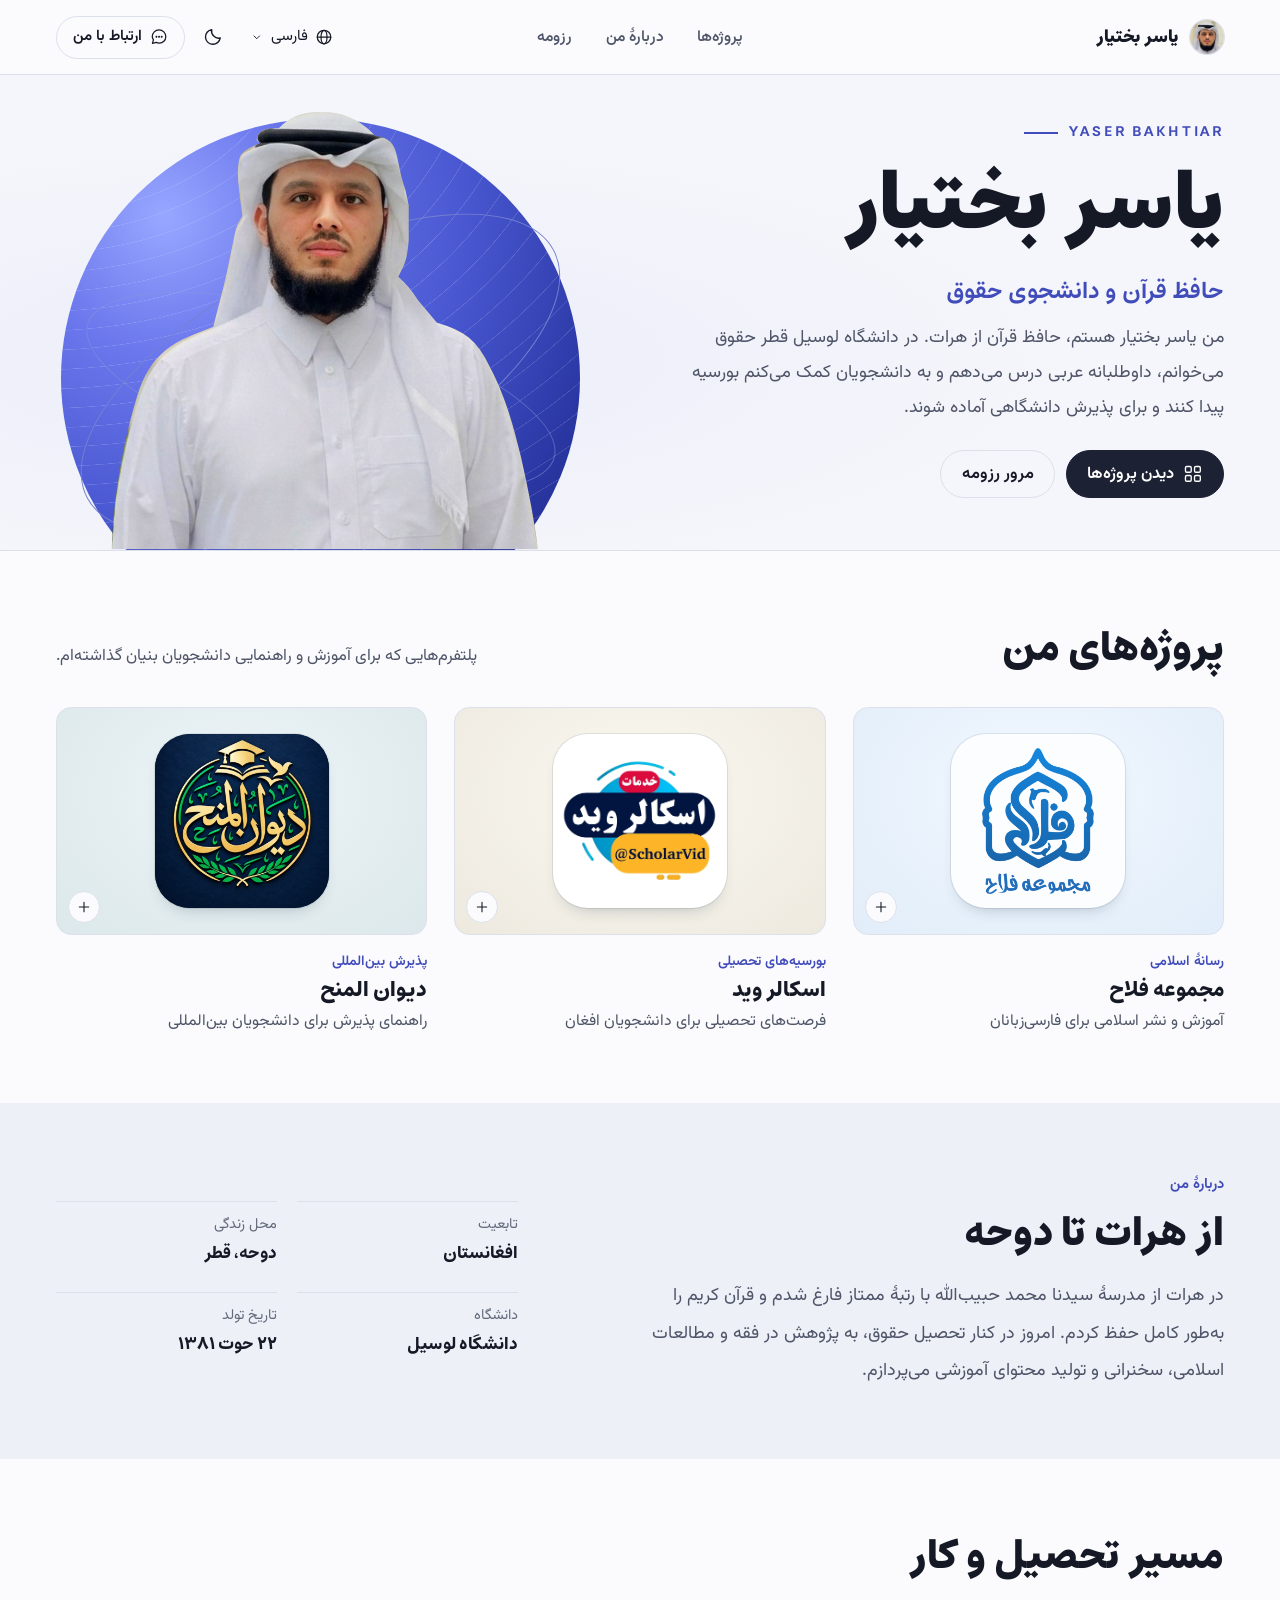
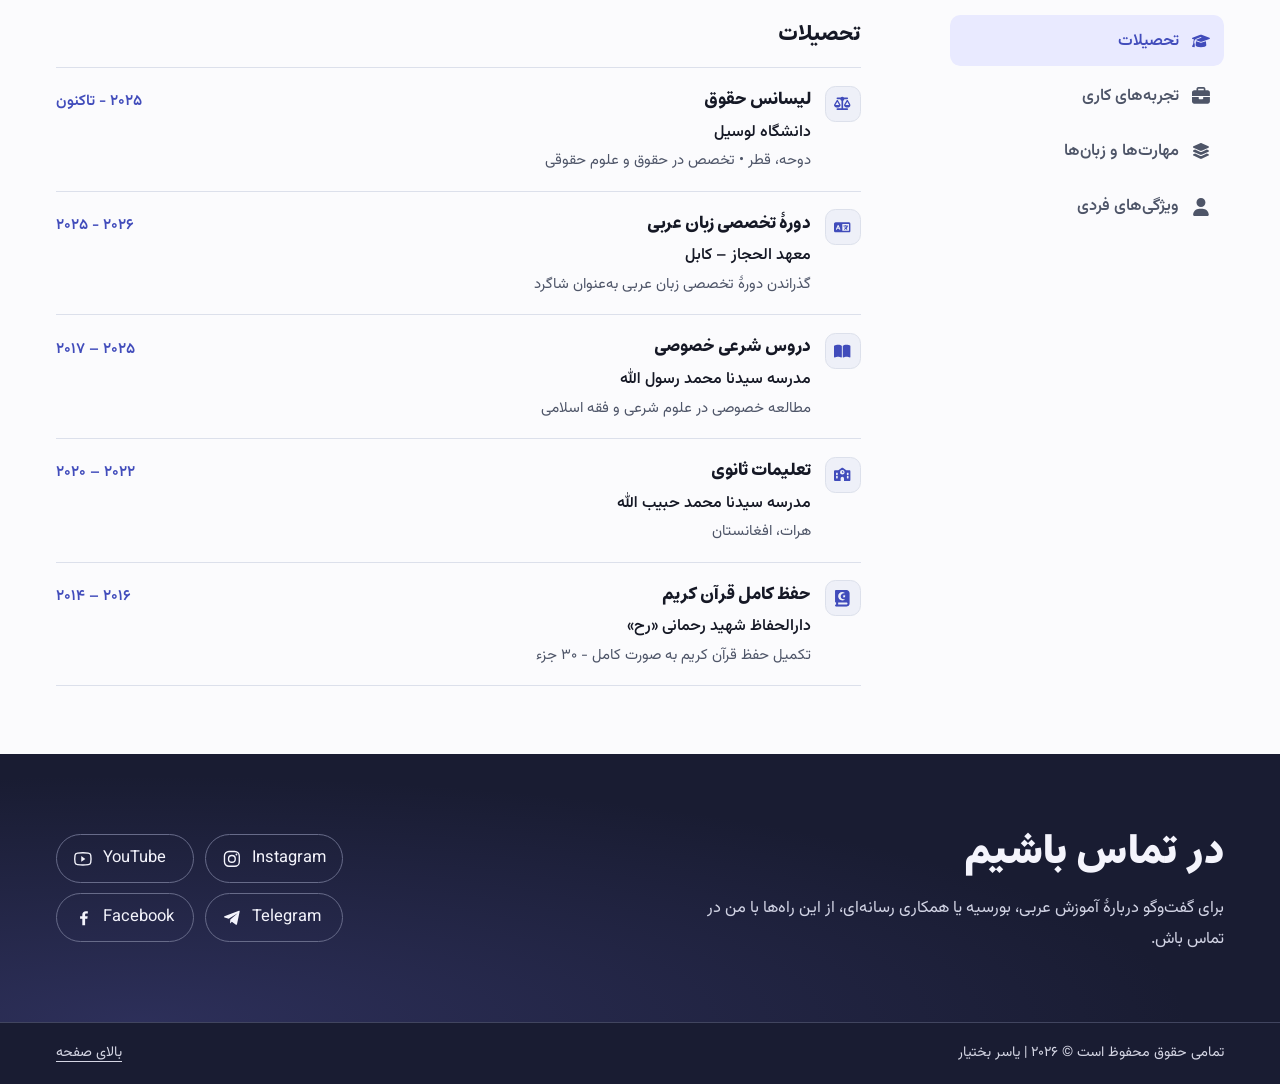
<file: index.html>
<!doctype html>
<html lang="fa" dir="rtl">
<head>
<meta charset="utf-8">
<meta name="viewport" content="width=device-width, initial-scale=1.0">
<title>یاسر بختیار | حافظ قرآن و دانشجوی حقوق دانشگاه لوسیل</title>
<meta name="description" content="وب‌سایت شخصی یاسر بختیار، حافظ قرآن از هرات و دانشجوی حقوق دانشگاه لوسیل قطر. با فعالیت‌های او در آموزش زبان عربی، نشر محتوای اسلامی و راهنمایی بورسیه آشنا شوید.">
<meta name="author" content="یاسر بختیار">
<meta name="robots" content="index, follow, max-image-preview:large, max-snippet:-1">
<meta name="theme-color" content="#f5f6fb">
<link rel="canonical" href="https://yaserbakhtiar.tr/">
<link rel="alternate" hreflang="fa" href="https://yaserbakhtiar.tr/">
<link rel="alternate" hreflang="ar" href="https://yaserbakhtiar.tr/ar/">
<link rel="alternate" hreflang="en" href="https://yaserbakhtiar.tr/en/">
<link rel="alternate" hreflang="x-default" href="https://yaserbakhtiar.tr/">
<link rel="icon" type="image/x-icon" sizes="16x16 32x32 48x48 64x64 128x128 256x256" href="favicon.ico">
<link rel="icon" type="image/png" sizes="96x96" href="portrait-96.png">
<link rel="apple-touch-icon" sizes="180x180" href="apple-touch-icon.png?v=portrait">
<link rel="manifest" href="site.webmanifest">
<meta property="og:type" content="profile">
<meta property="og:site_name" content="یاسر بختیار">
<meta property="og:title" content="یاسر بختیار | حافظ قرآن و دانشجوی حقوق دانشگاه لوسیل">
<meta property="og:description" content="وب‌سایت شخصی یاسر بختیار، حافظ قرآن از هرات و دانشجوی حقوق دانشگاه لوسیل قطر. با فعالیت‌های او در آموزش زبان عربی، نشر محتوای اسلامی و راهنمایی بورسیه آشنا شوید.">
<meta property="og:url" content="https://yaserbakhtiar.tr/">
<meta property="og:locale" content="fa_AF">
<meta property="og:locale:alternate" content="ar_QA">
<meta property="og:locale:alternate" content="en_US">
<meta property="profile:first_name" content="یاسر">
<meta property="profile:last_name" content="بختیار">
<meta property="og:image" content="https://yaserbakhtiar.tr/profile.jpg">
<meta property="og:image:type" content="image/jpeg">
<meta property="og:image:width" content="623">
<meta property="og:image:height" content="623">
<meta property="og:image:alt" content="پرترهٔ یاسر بختیار">
<meta name="twitter:card" content="summary">
<meta name="twitter:title" content="یاسر بختیار | حافظ قرآن و دانشجوی حقوق دانشگاه لوسیل">
<meta name="twitter:description" content="وب‌سایت شخصی یاسر بختیار، حافظ قرآن از هرات و دانشجوی حقوق دانشگاه لوسیل قطر. با فعالیت‌های او در آموزش زبان عربی، نشر محتوای اسلامی و راهنمایی بورسیه آشنا شوید.">
<meta name="twitter:image" content="https://yaserbakhtiar.tr/profile.jpg">
<meta name="twitter:image:alt" content="پرترهٔ یاسر بختیار">
<script type="application/ld+json">
{
  "@context": "https://schema.org",
  "@graph": [
    {
      "@type": "WebSite",
      "@id": "https://yaserbakhtiar.tr/#website",
      "url": "https://yaserbakhtiar.tr/",
      "name": "Yaser Bakhtiar",
      "alternateName": [
        "یاسر بختیار",
        "ياسر بختيار"
      ],
      "inLanguage": [
        "fa",
        "ar",
        "en"
      ],
      "publisher": {
        "@id": "https://yaserbakhtiar.tr/#person"
      },
      "about": {
        "@id": "https://yaserbakhtiar.tr/#person"
      }
    },
    {
      "@type": "Person",
      "@id": "https://yaserbakhtiar.tr/#person",
      "name": "یاسر بختیار",
      "alternateName": [
        "ياسر بختيار",
        "Yaser Bakhtiar",
        "یاسر بختیار هروی",
        "ياسر بختيار الهروي",
        "Yaser Bakhtiar Herawi",
        "Yaser Bakhtiar Heravi",
        "Yasser Bakhtiar",
        "Yaser Bakhtyar"
      ],
      "url": "https://yaserbakhtiar.tr/",
      "image": {
        "@id": "https://yaserbakhtiar.tr/#portrait"
      },
      "mainEntityOfPage": [
        {
          "@id": "https://yaserbakhtiar.tr/#profile"
        },
        {
          "@id": "https://yaserbakhtiar.tr/ar/#profile"
        },
        {
          "@id": "https://yaserbakhtiar.tr/en/#profile"
        }
      ],
      "jobTitle": "دانشجوی حقوق و مدرس داوطلب زبان عربی",
      "description": "یاسر بختیار، حافظ قرآن و دانشجوی حقوق دانشگاه لوسیل قطر، داوطلبانه زبان عربی تدریس می‌کند و در زمینهٔ بورسیه و پذیرش دانشگاهی به دانشجویان راهنمایی می‌دهد.",
      "disambiguatingDescription": "یاسر بختیار، اهل هرات افغانستان، حافظ قرآن و دانشجوی حقوق در قطر است. نام خانوادگی او «بختیار» است. او مجموعهٔ فلاح، اسکالر وید و دیوان المنح را بنیان گذاشته است.",
      "nationality": {
        "@type": "Country",
        "name": "Afghanistan"
      },
      "homeLocation": {
        "@type": "Place",
        "name": "Doha, Qatar"
      },
      "affiliation": [
        {
          "@type": "CollegeOrUniversity",
          "name": "Lusail University",
          "address": {
            "@type": "PostalAddress",
            "addressLocality": "Doha",
            "addressCountry": "QA"
          }
        },
        {
          "@type": "EducationalOrganization",
          "name": "Al Hijaz Institute (معهد الحجاز)",
          "address": {
            "@type": "PostalAddress",
            "addressLocality": "Kabul",
            "addressCountry": "AF"
          }
        }
      ],
      "alumniOf": {
        "@type": "School",
        "name": "Sayedena Mohammad Habibullah School",
        "address": {
          "@type": "PostalAddress",
          "addressLocality": "Herat",
          "addressCountry": "AF"
        }
      },
      "knowsAbout": [
        "Quran memorization",
        "Quranic recitation",
        "Law",
        "Islamic studies",
        "Translation Persian Arabic",
        "Scholarships for international students",
        "Islamic da'wah"
      ],
      "knowsLanguage": [
        "fa",
        "ar",
        "en"
      ],
      "sameAs": [
        "https://www.youtube.com/channel/UCwWABAJMeEE0nfGBIyNd6AA",
        "https://www.instagram.com/yaserbakhtiar.af",
        "https://www.facebook.com/yaserbakhtiar.af",
        "https://t.me/Yaser_Bakhtiar"
      ],
      "worksFor": [
        {
          "@id": "https://yaserbakhtiar.tr/#falah"
        },
        {
          "@id": "https://yaserbakhtiar.tr/#scholarvid"
        },
        {
          "@id": "https://yaserbakhtiar.tr/#diwanalminah"
        }
      ],
      "givenName": "یاسر",
      "familyName": "بختیار"
    },
    {
      "@type": "Organization",
      "@id": "https://yaserbakhtiar.tr/#falah",
      "name": "Falah Group",
      "alternateName": [
        "مجموعه فلاح",
        "مجموعة فلاح"
      ],
      "description": "Persian-language Islamic content and da'wah group on Telegram, Facebook and YouTube, sharing Islam and Islamic topics for Persian speakers.",
      "founder": {
        "@id": "https://yaserbakhtiar.tr/#person"
      },
      "logo": {
        "@type": "ImageObject",
        "url": "https://yaserbakhtiar.tr/assets/logos/falah-blue.webp",
        "contentUrl": "https://yaserbakhtiar.tr/assets/logos/falah-blue.webp",
        "width": 430,
        "height": 560
      }
    },
    {
      "@type": "Organization",
      "@id": "https://yaserbakhtiar.tr/#scholarvid",
      "name": "ScholarVid",
      "alternateName": [
        "اسکالر وید"
      ],
      "url": "https://scholarvid.tr",
      "description": "Scholarship and international university admission guidance platform for Afghan students and applicants.",
      "founder": {
        "@id": "https://yaserbakhtiar.tr/#person"
      },
      "logo": {
        "@type": "ImageObject",
        "url": "https://yaserbakhtiar.tr/assets/logos/scholarvid.webp",
        "contentUrl": "https://yaserbakhtiar.tr/assets/logos/scholarvid.webp",
        "width": 720,
        "height": 586
      }
    },
    {
      "@type": "Organization",
      "@id": "https://yaserbakhtiar.tr/#diwanalminah",
      "name": "Diwan Al Minah",
      "alternateName": [
        "ديوان المنح",
        "دیوان المنح",
        "DiwanAlMinah"
      ],
      "url": "https://diwanalminah.com",
      "description": "Scholarship and international university admission guidance platform for Arab and non-Arab students and applicants.",
      "founder": {
        "@id": "https://yaserbakhtiar.tr/#person"
      },
      "logo": {
        "@type": "ImageObject",
        "url": "https://yaserbakhtiar.tr/assets/logos/diwan-al-minah.webp",
        "contentUrl": "https://yaserbakhtiar.tr/assets/logos/diwan-al-minah.webp",
        "width": 640,
        "height": 640
      }
    },
    {
      "@type": "ProfilePage",
      "@id": "https://yaserbakhtiar.tr/#profile",
      "url": "https://yaserbakhtiar.tr/",
      "name": "یاسر بختیار | حافظ قرآن و دانشجوی حقوق دانشگاه لوسیل",
      "inLanguage": "fa",
      "mainEntity": {
        "@id": "https://yaserbakhtiar.tr/#person"
      },
      "description": "وب‌سایت شخصی یاسر بختیار، حافظ قرآن از هرات و دانشجوی حقوق دانشگاه لوسیل قطر. با فعالیت‌های او در آموزش زبان عربی، نشر محتوای اسلامی و راهنمایی بورسیه آشنا شوید.",
      "isPartOf": {
        "@id": "https://yaserbakhtiar.tr/#website"
      },
      "about": {
        "@id": "https://yaserbakhtiar.tr/#person"
      },
      "primaryImageOfPage": {
        "@id": "https://yaserbakhtiar.tr/#portrait"
      },
      "dateModified": "2026-11-21T11:06:47+00:00"
    },
    {
      "@type": "ImageObject",
      "@id": "https://yaserbakhtiar.tr/#portrait",
      "url": "https://yaserbakhtiar.tr/profile.jpg",
      "contentUrl": "https://yaserbakhtiar.tr/profile.jpg",
      "width": 623,
      "height": 623,
      "caption": "پرترهٔ یاسر بختیار",
      "representativeOfPage": true
    }
  ]
}
</script>

    <link rel="preload" href="assets/fonts/estedad.woff2" as="font" type="font/woff2" crossorigin>
    <script>
      (() => {
        const root = document.documentElement;
        let saved;
        try { saved = localStorage.getItem('yb-reading-theme'); } catch {}
        if (saved === 'light' || saved === 'dark') {
          root.dataset.theme = saved;
          root.dataset.themeManual = 'true';
        } else {
          root.dataset.theme = matchMedia('(prefers-color-scheme: dark)').matches ? 'dark' : 'light';
        }
      })();
    </script>
    <link rel="stylesheet" href="assets/site.css?v=56ed0a76f4">
    <script src="assets/site.js?v=5068893370" defer></script>
    </head>


<body>
<a class="skip" href="#main-content">رفتن به محتوای اصلی</a>
<header class="masthead"><div class="wrap mast-row">
<a class="brand" href="#home" aria-label="یاسر بختیار"><img src="portrait-96.png" alt="" width="37" height="37"><span>یاسر بختیار</span></a>
<nav class="desktop-nav" aria-label="فهرست"><a href="#projects">پروژه‌ها</a><a href="#about">دربارهٔ من</a><a href="#journey">رزومه</a></nav>
<div class="tools"><details class="utility-menu"><summary aria-label="انتخاب زبان · فارسی"><svg class="icon i-globe" viewBox="0 0 24 24" width="20" height="20" fill="none" stroke="currentColor" stroke-width="1.65" stroke-linecap="round" stroke-linejoin="round" aria-hidden="true" focusable="false"><circle cx="12" cy="12" r="9"/><ellipse cx="12" cy="12" rx="4" ry="9"/><path d="M3 12h18"/></svg><span>فارسی</span><svg class="icon i-chevron" viewBox="0 0 24 24" width="20" height="20" fill="none" stroke="currentColor" stroke-width="1.65" stroke-linecap="round" stroke-linejoin="round" aria-hidden="true" focusable="false"><path d="m7 10 5 5 5-5"/></svg></summary><div class="popup languages"><a data-language href="index.html" hreflang="fa" lang="fa" dir="rtl" aria-current="page">فارسی</a><a data-language href="ar/index.html" hreflang="ar" lang="ar" dir="rtl">العربية</a><a data-language href="en/index.html" hreflang="en" lang="en" dir="ltr">English</a></div></details>
<button class="theme round" type="button" hidden aria-pressed="false" aria-label="حالت تیره" title="حالت تیره"><svg class="icon i-moon" viewBox="0 0 24 24" width="20" height="20" fill="none" stroke="currentColor" stroke-width="1.65" stroke-linecap="round" stroke-linejoin="round" aria-hidden="true" focusable="false"><path d="M20.9 13.4A8.7 8.7 0 0 1 10.6 3.1a9 9 0 1 0 10.3 10.3Z"/></svg><svg class="icon i-sun" viewBox="0 0 24 24" width="20" height="20" fill="none" stroke="currentColor" stroke-width="1.65" stroke-linecap="round" stroke-linejoin="round" aria-hidden="true" focusable="false"><circle cx="12" cy="12" r="4"/><path d="M12 2v2m0 16v2M2 12h2m16 0h2M4.9 4.9l1.4 1.4m11.4 11.4 1.4 1.4M4.9 19.1l1.4-1.4M17.7 6.3l1.4-1.4"/></svg></button>
<a class="contact-cta" href="#contact" aria-label="ارتباط با من"><svg class="icon i-chat" viewBox="0 0 24 24" width="20" height="20" fill="none" stroke="currentColor" stroke-width="1.65" stroke-linecap="round" stroke-linejoin="round" aria-hidden="true" focusable="false"><path d="M21 11.5a8.5 8.5 0 0 1-8.8 8.5 10 10 0 0 1-3.8-.8l-5.2 1.2 1.4-4.7A8.3 8.3 0 0 1 3 11.5a9 9 0 0 1 18 0Z"/><path d="M8.5 11.5h.1m3.4 0h.1m3.4 0h.1" stroke-width="2.6"/></svg><span>ارتباط با من</span></a><details class="utility-menu mobile-menu"><summary class="round" aria-label="فهرست"><svg class="icon i-menu" viewBox="0 0 24 24" width="20" height="20" fill="none" stroke="currentColor" stroke-width="1.65" stroke-linecap="round" stroke-linejoin="round" aria-hidden="true" focusable="false"><path d="M3 7.5h18M3 16.5h18"/></svg></summary><nav class="popup" aria-label="فهرست"><a href="#projects">پروژه‌ها</a><a href="#about">دربارهٔ من</a><a href="#journey">رزومه</a><a href="#contact">ارتباط با من</a></nav></details></div>
</div></header>
<main id="main-content">
<section class="hero" id="home"><div class="wrap hero-wrap">
  <div class="hero-title"><p class="name-latin" lang="en" dir="ltr">Yaser Bakhtiar</p>
    <h1>یاسر بختیار</h1><p class="vocation">حافظ قرآن و دانشجوی حقوق</p></div>
  <figure class="portrait" aria-label="پرترهٔ یاسر بختیار">
      <div class="portrait-art">
        <div class="art-ground" aria-hidden="true"></div>
        <div class="art-rim" aria-hidden="true"></div><div class="art-rim rim-two" aria-hidden="true"></div>
        <svg class="portrait-photo" viewBox="40 55 548 568" role="img" aria-label="پرترهٔ یاسر بختیار" preserveAspectRatio="xMidYMax meet">
          <defs><clipPath id="portrait-crop"><path d="M52 623 C53 587 57 555 61 532 C65 505 73 467 83 435 C91 408 102 390 119 376 C134 363 158 355 178 347 C182 329 189 306 195 278 L203 239 Q206 220 214 210 Q211 191 209 170 Q207 147 211 136 Q213 131 222 126 L237 119 Q229 118 233 110 Q236 102 249 101 L259 101 Q278 81 308 81 Q347 79 374 106 L379 111 Q390 111 397 118 Q403 123 406 138 L411 162 Q417 179 420 197 L420 240 Q419 258 414 271 L407 285 Q421 297 432 315 L455 342 Q480 349 494 360 Q509 372 521 398 C542 438 551 476 559 508 C569 552 576 589 580 623 Z"/></clipPath></defs>
          <image href="profile.jpg" width="623" height="623" clip-path="url(#portrait-crop)"/>
        </svg>
      </div>
    </figure>
  <div class="hero-copy"><p>من یاسر بختیار هستم، حافظ قرآن از هرات. در دانشگاه لوسیل قطر حقوق می‌خوانم، داوطلبانه عربی درس می‌دهم و به دانشجویان کمک می‌کنم بورسیه پیدا کنند و برای پذیرش دانشگاهی آماده شوند.</p><div class="actions">
    <a class="primary" href="#projects"><svg class="icon i-grid" viewBox="0 0 24 24" width="20" height="20" fill="none" stroke="currentColor" stroke-width="1.65" stroke-linecap="round" stroke-linejoin="round" aria-hidden="true" focusable="false"><rect x="3" y="3" width="7" height="7" rx="1.6"/><rect x="14" y="3" width="7" height="7" rx="1.6"/><rect x="3" y="14" width="7" height="7" rx="1.6"/><rect x="14" y="14" width="7" height="7" rx="1.6"/></svg>دیدن پروژه‌ها</a>
    <a class="secondary" href="#journey">مرور رزومه</a></div></div>
</div></section>
<section id="projects" class="projects section"><div class="wrap">
  <div class="section-head"><h2>پروژه‌های من</h2><p>پلتفرم‌هایی که برای آموزش و راهنمایی دانشجویان بنیان گذاشته‌ام.</p></div>
  <div class="gallery"><article class="project" id="falah">
          <details class="project-disclosure"><summary aria-label="معرفی مجموعه فلاح">
            <span class="cover cover-falah"><span class="brand-tile"><img class="logo-light" src="assets/logos/falah-blue.webp" alt="لوگوی مجموعه فلاح" width="430" height="560" loading="eager" decoding="async"><img class="logo-dark" src="assets/logos/falah-white.webp" alt="لوگوی مجموعه فلاح" width="430" height="560" loading="eager" decoding="async"></span><span class="cover-key" aria-hidden="true"><svg class="icon i-plus" viewBox="0 0 24 24" width="20" height="20" fill="none" stroke="currentColor" stroke-width="1.65" stroke-linecap="round" stroke-linejoin="round" aria-hidden="true" focusable="false"><path d="M5 12h14m-7-7v14"/></svg></span></span>
            <span class="project-type">رسانهٔ اسلامی</span><span class="project-title">مجموعه فلاح</span>
            <span class="project-caption">آموزش و نشر اسلامی برای فارسی‌زبانان</span>
          </summary><div class="project-more"><p>فلاح را برای فارسی‌زبانانی بنیان گذاشتم که محتوای اسلامی را در تلگرام، فیس‌بوک و یوتیوب دنبال می‌کنند.</p></div></details>
        </article><article class="project" id="scholarvid">
          <details class="project-disclosure"><summary aria-label="معرفی اسکالر وید">
            <span class="cover cover-scholarvid"><span class="brand-tile"><img src="assets/logos/scholarvid.webp" alt="لوگوی اسکالر وید" width="720" height="586" loading="lazy" decoding="async"></span><span class="cover-key" aria-hidden="true"><svg class="icon i-plus" viewBox="0 0 24 24" width="20" height="20" fill="none" stroke="currentColor" stroke-width="1.65" stroke-linecap="round" stroke-linejoin="round" aria-hidden="true" focusable="false"><path d="M5 12h14m-7-7v14"/></svg></span></span>
            <span class="project-type">بورسیه‌های تحصیلی</span><span class="project-title">اسکالر وید</span>
            <span class="project-caption">فرصت‌های تحصیلی برای دانشجویان افغان</span>
          </summary><div class="project-more"><p>اسکالر وید را برای دانشجویان افغان راه‌اندازی کردم تا بورسیه پیدا کنند و برای دانشگاه‌های خارج درخواست بدهند.</p><a class="project-link" href="https://scholarvid.tr"><svg class="icon i-link" viewBox="0 0 24 24" width="20" height="20" fill="none" stroke="currentColor" stroke-width="1.65" stroke-linecap="round" stroke-linejoin="round" aria-hidden="true" focusable="false"><path d="m9.5 14.5 5-5m-3 7-2 2a4.2 4.2 0 0 1-6-6l3-3a4.2 4.2 0 0 1 5.9 0m-.8-2 .9-.9 2-2a4.2 4.2 0 0 1 6 6l-3 3a4.2 4.2 0 0 1-5.9 0"/></svg><bdi>scholarvid.tr</bdi></a></div></details>
        </article><article class="project" id="diwan">
          <details class="project-disclosure"><summary aria-label="معرفی دیوان المنح">
            <span class="cover cover-diwan"><span class="brand-tile"><img src="assets/logos/diwan-al-minah.webp" alt="لوگوی دیوان المنح" width="640" height="640" loading="lazy" decoding="async"></span><span class="cover-key" aria-hidden="true"><svg class="icon i-plus" viewBox="0 0 24 24" width="20" height="20" fill="none" stroke="currentColor" stroke-width="1.65" stroke-linecap="round" stroke-linejoin="round" aria-hidden="true" focusable="false"><path d="M5 12h14m-7-7v14"/></svg></span></span>
            <span class="project-type">پذیرش بین‌المللی</span><span class="project-title">دیوان المنح</span>
            <span class="project-caption">راهنمای پذیرش برای دانشجویان بین‌المللی</span>
          </summary><div class="project-more"><p>در دیوان المنح، دانشجویان عرب و غیرعرب را در پیدا کردن بورسیه و دریافت پذیرش دانشگاهی راهنمایی می‌کنم.</p><a class="project-link" href="https://diwanalminah.com"><svg class="icon i-link" viewBox="0 0 24 24" width="20" height="20" fill="none" stroke="currentColor" stroke-width="1.65" stroke-linecap="round" stroke-linejoin="round" aria-hidden="true" focusable="false"><path d="m9.5 14.5 5-5m-3 7-2 2a4.2 4.2 0 0 1-6-6l3-3a4.2 4.2 0 0 1 5.9 0m-.8-2 .9-.9 2-2a4.2 4.2 0 0 1 6 6l-3 3a4.2 4.2 0 0 1-5.9 0"/></svg><bdi>diwanalminah.com</bdi></a></div></details>
        </article></div>
</div></section>
<section id="about" class="about section"><div class="wrap about-layout">
  <div><p class="kicker">دربارهٔ من</p><h2>از هرات تا دوحه</h2><p class="bio">در هرات از مدرسهٔ سیدنا محمد حبیب‌الله با رتبهٔ ممتاز فارغ شدم و قرآن کریم را به‌طور کامل حفظ کردم. امروز در کنار تحصیل حقوق، به پژوهش در فقه و مطالعات اسلامی، سخنرانی و تولید محتوای آموزشی می‌پردازم.</p></div>
  <dl class="facts"><div><dt>تابعیت</dt><dd>افغانستان</dd></div><div><dt>محل زندگی</dt><dd>دوحه، قطر</dd></div><div><dt>دانشگاه</dt><dd>دانشگاه لوسیل</dd></div><div><dt>تاریخ تولد</dt><dd>۲۲ حوت ۱۳۸۱</dd></div></dl>
</div></section>
<section id="journey" class="journey section">
<svg xmlns="http://www.w3.org/2000/svg" class="fa-library" width="0" height="0" aria-hidden="true" focusable="false">
<!-- Font Awesome Free 6.5.1, Copyright 2023 Fonticons, Inc. Icons licensed CC BY 4.0. https://fontawesome.com/license/free -->
<defs>
<symbol id="fa-book-open" viewBox="0 0 576 512"><path d="M249.6 471.5c10.8 3.8 22.4-4.1 22.4-15.5V78.6c0-4.2-1.6-8.4-5-11C247.4 52 202.4 32 144 32C93.5 32 46.3 45.3 18.1 56.1C6.8 60.5 0 71.7 0 83.8V454.1c0 11.9 12.8 20.2 24.1 16.5C55.6 460.1 105.5 448 144 448c33.9 0 79 14 105.6 23.5zm76.8 0C353 462 398.1 448 432 448c38.5 0 88.4 12.1 119.9 22.6c11.3 3.8 24.1-4.6 24.1-16.5V83.8c0-12.1-6.8-23.3-18.1-27.6C529.7 45.3 482.5 32 432 32c-58.4 0-103.4 20-123 35.6c-3.3 2.6-5 6.8-5 11V456c0 11.4 11.7 19.3 22.4 15.5z"/></symbol>
<symbol id="fa-book-open-reader" viewBox="0 0 512 512"><path d="M160 96a96 96 0 1 1 192 0A96 96 0 1 1 160 96zm80 152V512l-48.4-24.2c-20.9-10.4-43.5-17-66.8-19.3l-96-9.6C12.5 457.2 0 443.5 0 427V224c0-17.7 14.3-32 32-32H62.3c63.6 0 125.6 19.6 177.7 56zm32 264V248c52.1-36.4 114.1-56 177.7-56H480c17.7 0 32 14.3 32 32V427c0 16.4-12.5 30.2-28.8 31.8l-96 9.6c-23.2 2.3-45.9 8.9-66.8 19.3L272 512z"/></symbol>
<symbol id="fa-book-quran" viewBox="0 0 448 512"><path d="M352 0c53 0 96 43 96 96V416c0 53-43 96-96 96H64 32c-17.7 0-32-14.3-32-32s14.3-32 32-32V384c-17.7 0-32-14.3-32-32V32C0 14.3 14.3 0 32 0H64 352zm0 384H96v64H352c17.7 0 32-14.3 32-32s-14.3-32-32-32zM274.1 150.2l-8.9 21.4-23.1 1.9c-5.7 .5-8 7.5-3.7 11.2L256 199.8l-5.4 22.6c-1.3 5.5 4.7 9.9 9.6 6.9L280 217.2l19.8 12.1c4.9 3 10.9-1.4 9.6-6.9L304 199.8l17.6-15.1c4.3-3.7 2-10.8-3.7-11.2l-23.1-1.9-8.9-21.4c-2.2-5.3-9.6-5.3-11.8 0zM96 192c0 70.7 57.3 128 128 128c25.6 0 49.5-7.5 69.5-20.5c3.2-2.1 4.5-6.2 3.1-9.7s-5.2-5.6-9-4.8c-6.1 1.2-12.5 1.9-19 1.9c-52.4 0-94.9-42.5-94.9-94.9s42.5-94.9 94.9-94.9c6.5 0 12.8 .7 19 1.9c3.8 .8 7.5-1.3 9-4.8s.2-7.6-3.1-9.7C273.5 71.5 249.6 64 224 64C153.3 64 96 121.3 96 192z"/></symbol>
<symbol id="fa-briefcase" viewBox="0 0 512 512"><path d="M184 48H328c4.4 0 8 3.6 8 8V96H176V56c0-4.4 3.6-8 8-8zm-56 8V96H64C28.7 96 0 124.7 0 160v96H192 320 512V160c0-35.3-28.7-64-64-64H384V56c0-30.9-25.1-56-56-56H184c-30.9 0-56 25.1-56 56zM512 288H320v32c0 17.7-14.3 32-32 32H224c-17.7 0-32-14.3-32-32V288H0V416c0 35.3 28.7 64 64 64H448c35.3 0 64-28.7 64-64V288z"/></symbol>
<symbol id="fa-chalkboard-user" viewBox="0 0 640 512"><path d="M160 64c0-35.3 28.7-64 64-64H576c35.3 0 64 28.7 64 64V352c0 35.3-28.7 64-64 64H336.8c-11.8-25.5-29.9-47.5-52.4-64H384V320c0-17.7 14.3-32 32-32h64c17.7 0 32 14.3 32 32v32h64V64L224 64v49.1C205.2 102.2 183.3 96 160 96V64zm0 64a96 96 0 1 1 0 192 96 96 0 1 1 0-192zM133.3 352h53.3C260.3 352 320 411.7 320 485.3c0 14.7-11.9 26.7-26.7 26.7H26.7C11.9 512 0 500.1 0 485.3C0 411.7 59.7 352 133.3 352z"/></symbol>
<symbol id="fa-chart-column" viewBox="0 0 512 512"><path d="M32 32c17.7 0 32 14.3 32 32V400c0 8.8 7.2 16 16 16H480c17.7 0 32 14.3 32 32s-14.3 32-32 32H80c-44.2 0-80-35.8-80-80V64C0 46.3 14.3 32 32 32zM160 224c17.7 0 32 14.3 32 32v64c0 17.7-14.3 32-32 32s-32-14.3-32-32V256c0-17.7 14.3-32 32-32zm128-64V320c0 17.7-14.3 32-32 32s-32-14.3-32-32V160c0-17.7 14.3-32 32-32s32 14.3 32 32zm64 32c17.7 0 32 14.3 32 32v96c0 17.7-14.3 32-32 32s-32-14.3-32-32V224c0-17.7 14.3-32 32-32zM480 96V320c0 17.7-14.3 32-32 32s-32-14.3-32-32V96c0-17.7 14.3-32 32-32s32 14.3 32 32z"/></symbol>
<symbol id="fa-folder-open" viewBox="0 0 576 512"><path d="M88.7 223.8L0 375.8V96C0 60.7 28.7 32 64 32H181.5c17 0 33.3 6.7 45.3 18.7l26.5 26.5c12 12 28.3 18.7 45.3 18.7H416c35.3 0 64 28.7 64 64v32H144c-22.8 0-43.8 12.1-55.3 31.8zm27.6 16.1C122.1 230 132.6 224 144 224H544c11.5 0 22 6.1 27.7 16.1s5.7 22.2-.1 32.1l-112 192C453.9 474 443.4 480 432 480H32c-11.5 0-22-6.1-27.7-16.1s-5.7-22.2 .1-32.1l112-192z"/></symbol>
<symbol id="fa-graduation-cap" viewBox="0 0 640 512"><path d="M320 32c-8.1 0-16.1 1.4-23.7 4.1L15.8 137.4C6.3 140.9 0 149.9 0 160s6.3 19.1 15.8 22.6l57.9 20.9C57.3 229.3 48 259.8 48 291.9v28.1c0 28.4-10.8 57.7-22.3 80.8c-6.5 13-13.9 25.8-22.5 37.6C0 442.7-.9 448.3 .9 453.4s6 8.9 11.2 10.2l64 16c4.2 1.1 8.7 .3 12.4-2s6.3-6.1 7.1-10.4c8.6-42.8 4.3-81.2-2.1-108.7C90.3 344.3 86 329.8 80 316.5V291.9c0-30.2 10.2-58.7 27.9-81.5c12.9-15.5 29.6-28 49.2-35.7l157-61.7c8.2-3.2 17.5 .8 20.7 9s-.8 17.5-9 20.7l-157 61.7c-12.4 4.9-23.3 12.4-32.2 21.6l159.6 57.6c7.6 2.7 15.6 4.1 23.7 4.1s16.1-1.4 23.7-4.1L624.2 182.6c9.5-3.4 15.8-12.5 15.8-22.6s-6.3-19.1-15.8-22.6L343.7 36.1C336.1 33.4 328.1 32 320 32zM128 408c0 35.3 86 72 192 72s192-36.7 192-72L496.7 262.6 354.5 314c-11.1 4-22.8 6-34.5 6s-23.5-2-34.5-6L143.3 262.6 128 408z"/></symbol>
<symbol id="fa-heart" viewBox="0 0 512 512"><path d="M47.6 300.4L228.3 469.1c7.5 7 17.4 10.9 27.7 10.9s20.2-3.9 27.7-10.9L464.4 300.4c30.4-28.3 47.6-68 47.6-109.5v-5.8c0-69.9-50.5-129.5-119.4-141C347 36.5 300.6 51.4 268 84L256 96 244 84c-32.6-32.6-79-47.5-124.6-39.9C50.5 55.6 0 115.2 0 185.1v5.8c0 41.5 17.2 81.2 47.6 109.5z"/></symbol>
<symbol id="fa-language" viewBox="0 0 640 512"><path d="M0 128C0 92.7 28.7 64 64 64H256h48 16H576c35.3 0 64 28.7 64 64V384c0 35.3-28.7 64-64 64H320 304 256 64c-35.3 0-64-28.7-64-64V128zm320 0V384H576V128H320zM178.3 175.9c-3.2-7.2-10.4-11.9-18.3-11.9s-15.1 4.7-18.3 11.9l-64 144c-4.5 10.1 .1 21.9 10.2 26.4s21.9-.1 26.4-10.2l8.9-20.1h73.6l8.9 20.1c4.5 10.1 16.3 14.6 26.4 10.2s14.6-16.3 10.2-26.4l-64-144zM160 233.2L179 276H141l19-42.8zM448 164c11 0 20 9 20 20v4h44 16c11 0 20 9 20 20s-9 20-20 20h-2l-1.6 4.5c-8.9 24.4-22.4 46.6-39.6 65.4c.9 .6 1.8 1.1 2.7 1.6l18.9 11.3c9.5 5.7 12.5 18 6.9 27.4s-18 12.5-27.4 6.9l-18.9-11.3c-4.5-2.7-8.8-5.5-13.1-8.5c-10.6 7.5-21.9 14-34 19.4l-3.6 1.6c-10.1 4.5-21.9-.1-26.4-10.2s.1-21.9 10.2-26.4l3.6-1.6c6.4-2.9 12.6-6.1 18.5-9.8l-12.2-12.2c-7.8-7.8-7.8-20.5 0-28.3s20.5-7.8 28.3 0l14.6 14.6 .5 .5c12.4-13.1 22.5-28.3 29.8-45H448 376c-11 0-20-9-20-20s9-20 20-20h52v-4c0-11 9-20 20-20z"/></symbol>
<symbol id="fa-layer-group" viewBox="0 0 576 512"><path d="M264.5 5.2c14.9-6.9 32.1-6.9 47 0l218.6 101c8.5 3.9 13.9 12.4 13.9 21.8s-5.4 17.9-13.9 21.8l-218.6 101c-14.9 6.9-32.1 6.9-47 0L45.9 149.8C37.4 145.8 32 137.3 32 128s5.4-17.9 13.9-21.8L264.5 5.2zM476.9 209.6l53.2 24.6c8.5 3.9 13.9 12.4 13.9 21.8s-5.4 17.9-13.9 21.8l-218.6 101c-14.9 6.9-32.1 6.9-47 0L45.9 277.8C37.4 273.8 32 265.3 32 256s5.4-17.9 13.9-21.8l53.2-24.6 152 70.2c23.4 10.8 50.4 10.8 73.8 0l152-70.2zm-152 198.2l152-70.2 53.2 24.6c8.5 3.9 13.9 12.4 13.9 21.8s-5.4 17.9-13.9 21.8l-218.6 101c-14.9 6.9-32.1 6.9-47 0L45.9 405.8C37.4 401.8 32 393.3 32 384s5.4-17.9 13.9-21.8l53.2-24.6 152 70.2c23.4 10.8 50.4 10.8 73.8 0z"/></symbol>
<symbol id="fa-microphone" viewBox="0 0 384 512"><path d="M192 0C139 0 96 43 96 96V256c0 53 43 96 96 96s96-43 96-96V96c0-53-43-96-96-96zM64 216c0-13.3-10.7-24-24-24s-24 10.7-24 24v40c0 89.1 66.2 162.7 152 174.4V464H120c-13.3 0-24 10.7-24 24s10.7 24 24 24h72 72c13.3 0 24-10.7 24-24s-10.7-24-24-24H216V430.4c85.8-11.7 152-85.3 152-174.4V216c0-13.3-10.7-24-24-24s-24 10.7-24 24v40c0 70.7-57.3 128-128 128s-128-57.3-128-128V216z"/></symbol>
<symbol id="fa-mosque" viewBox="0 0 640 512"><path d="M400 0c5 0 9.8 2.4 12.8 6.4c34.7 46.3 78.1 74.9 133.5 111.5l0 0 0 0c5.2 3.4 10.5 7 16 10.6c28.9 19.2 45.7 51.7 45.7 86.1c0 28.6-11.3 54.5-29.8 73.4H221.8c-18.4-19-29.8-44.9-29.8-73.4c0-34.4 16.7-66.9 45.7-86.1c5.4-3.6 10.8-7.1 16-10.6l0 0 0 0C309.1 81.3 352.5 52.7 387.2 6.4c3-4 7.8-6.4 12.8-6.4zM288 512V440c0-13.3-10.7-24-24-24s-24 10.7-24 24v72H192c-17.7 0-32-14.3-32-32V352c0-17.7 14.3-32 32-32H608c17.7 0 32 14.3 32 32V480c0 17.7-14.3 32-32 32H560V440c0-13.3-10.7-24-24-24s-24 10.7-24 24v72H448V454c0-19-8.4-37-23-49.2L400 384l-25 20.8C360.4 417 352 435 352 454v58H288zM70.4 5.2c5.7-4.3 13.5-4.3 19.2 0l16 12C139.8 42.9 160 83.2 160 126v2H0v-2C0 83.2 20.2 42.9 54.4 17.2l16-12zM0 160H160V296.6c-19.1 11.1-32 31.7-32 55.4V480c0 9.6 2.1 18.6 5.8 26.8c-6.6 3.4-14 5.2-21.8 5.2H48c-26.5 0-48-21.5-48-48V176 160z"/></symbol>
<symbol id="fa-passport" viewBox="0 0 448 512"><path d="M0 64C0 28.7 28.7 0 64 0H384c35.3 0 64 28.7 64 64V448c0 35.3-28.7 64-64 64H64c-35.3 0-64-28.7-64-64V64zM183 278.8c-27.9-13.2-48.4-39.4-53.7-70.8h39.1c1.6 30.4 7.7 53.8 14.6 70.8zm41.3 9.2l-.3 0-.3 0c-2.4-3.5-5.7-8.9-9.1-16.5c-6-13.6-12.4-34.3-14.2-63.5h47.1c-1.8 29.2-8.1 49.9-14.2 63.5c-3.4 7.6-6.7 13-9.1 16.5zm40.7-9.2c6.8-17.1 12.9-40.4 14.6-70.8h39.1c-5.3 31.4-25.8 57.6-53.7 70.8zM279.6 176c-1.6-30.4-7.7-53.8-14.6-70.8c27.9 13.2 48.4 39.4 53.7 70.8H279.6zM223.7 96l.3 0 .3 0c2.4 3.5 5.7 8.9 9.1 16.5c6 13.6 12.4 34.3 14.2 63.5H200.5c1.8-29.2 8.1-49.9 14.2-63.5c3.4-7.6 6.7-13 9.1-16.5zM183 105.2c-6.8 17.1-12.9 40.4-14.6 70.8H129.3c5.3-31.4 25.8-57.6 53.7-70.8zM352 192A128 128 0 1 0 96 192a128 128 0 1 0 256 0zM112 384c-8.8 0-16 7.2-16 16s7.2 16 16 16H336c8.8 0 16-7.2 16-16s-7.2-16-16-16H112z"/></symbol>
<symbol id="fa-radio" viewBox="0 0 512 512"><path d="M494.8 47c12.7-3.7 20-17.1 16.3-29.8S494-2.8 481.2 1L51.7 126.9c-9.4 2.7-17.9 7.3-25.1 13.2C10.5 151.7 0 170.6 0 192v4V304 448c0 35.3 28.7 64 64 64H448c35.3 0 64-28.7 64-64V192c0-35.3-28.7-64-64-64H218.5L494.8 47zM368 240a80 80 0 1 1 0 160 80 80 0 1 1 0-160zM80 256c0-8.8 7.2-16 16-16h96c8.8 0 16 7.2 16 16s-7.2 16-16 16H96c-8.8 0-16-7.2-16-16zM64 320c0-8.8 7.2-16 16-16H208c8.8 0 16 7.2 16 16s-7.2 16-16 16H80c-8.8 0-16-7.2-16-16zm16 64c0-8.8 7.2-16 16-16h96c8.8 0 16 7.2 16 16s-7.2 16-16 16H96c-8.8 0-16-7.2-16-16z"/></symbol>
<symbol id="fa-scale-balanced" viewBox="0 0 640 512"><path d="M384 32H512c17.7 0 32 14.3 32 32s-14.3 32-32 32H398.4c-5.2 25.8-22.9 47.1-46.4 57.3V448H512c17.7 0 32 14.3 32 32s-14.3 32-32 32H320 128c-17.7 0-32-14.3-32-32s14.3-32 32-32H288V153.3c-23.5-10.3-41.2-31.6-46.4-57.3H128c-17.7 0-32-14.3-32-32s14.3-32 32-32H256c14.6-19.4 37.8-32 64-32s49.4 12.6 64 32zm55.6 288H584.4L512 195.8 439.6 320zM512 416c-62.9 0-115.2-34-126-78.9c-2.6-11 1-22.3 6.7-32.1l95.2-163.2c5-8.6 14.2-13.8 24.1-13.8s19.1 5.3 24.1 13.8l95.2 163.2c5.7 9.8 9.3 21.1 6.7 32.1C627.2 382 574.9 416 512 416zM126.8 195.8L54.4 320H199.3L126.8 195.8zM.9 337.1c-2.6-11 1-22.3 6.7-32.1l95.2-163.2c5-8.6 14.2-13.8 24.1-13.8s19.1 5.3 24.1 13.8l95.2 163.2c5.7 9.8 9.3 21.1 6.7 32.1C242 382 189.7 416 126.8 416S11.7 382 .9 337.1z"/></symbol>
<symbol id="fa-school" viewBox="0 0 640 512"><path d="M337.8 5.4C327-1.8 313-1.8 302.2 5.4L166.3 96H48C21.5 96 0 117.5 0 144V464c0 26.5 21.5 48 48 48H256V416c0-35.3 28.7-64 64-64s64 28.7 64 64v96H592c26.5 0 48-21.5 48-48V144c0-26.5-21.5-48-48-48H473.7L337.8 5.4zM96 192h32c8.8 0 16 7.2 16 16v64c0 8.8-7.2 16-16 16H96c-8.8 0-16-7.2-16-16V208c0-8.8 7.2-16 16-16zm400 16c0-8.8 7.2-16 16-16h32c8.8 0 16 7.2 16 16v64c0 8.8-7.2 16-16 16H512c-8.8 0-16-7.2-16-16V208zM96 320h32c8.8 0 16 7.2 16 16v64c0 8.8-7.2 16-16 16H96c-8.8 0-16-7.2-16-16V336c0-8.8 7.2-16 16-16zm400 16c0-8.8 7.2-16 16-16h32c8.8 0 16 7.2 16 16v64c0 8.8-7.2 16-16 16H512c-8.8 0-16-7.2-16-16V336zM232 176a88 88 0 1 1 176 0 88 88 0 1 1 -176 0zm88-48c-8.8 0-16 7.2-16 16v32c0 8.8 7.2 16 16 16h32c8.8 0 16-7.2 16-16s-7.2-16-16-16H336V144c0-8.8-7.2-16-16-16z"/></symbol>
<symbol id="fa-user" viewBox="0 0 448 512"><path d="M224 256A128 128 0 1 0 224 0a128 128 0 1 0 0 256zm-45.7 48C79.8 304 0 383.8 0 482.3C0 498.7 13.3 512 29.7 512H418.3c16.4 0 29.7-13.3 29.7-29.7C448 383.8 368.2 304 269.7 304H178.3z"/></symbol>
</defs></svg>
<div class="wrap">
  <div class="section-head"><h2>مسیر تحصیل و کار</h2></div>
  <div class="resume-layout"><nav class="resume-nav" aria-label="رزومه"><a href="#education" id="tab-education" aria-controls="education"><svg class="icon fa-glyph" width="20" height="20" aria-hidden="true" focusable="false"><use href="#fa-graduation-cap"/></svg>تحصیلات</a><a href="#experience" id="tab-experience" aria-controls="experience"><svg class="icon fa-glyph" width="20" height="20" aria-hidden="true" focusable="false"><use href="#fa-briefcase"/></svg>تجربه‌های کاری</a><a href="#skills" id="tab-skills" aria-controls="skills"><svg class="icon fa-glyph" width="20" height="20" aria-hidden="true" focusable="false"><use href="#fa-layer-group"/></svg>مهارت‌ها و زبان‌ها</a><a href="#traits" id="tab-traits" aria-controls="traits"><svg class="icon fa-glyph" width="20" height="20" aria-hidden="true" focusable="false"><use href="#fa-user"/></svg>ویژگی‌های فردی</a></nav><div class="panes"><section class="pane" id="education" data-pane><h3>تحصیلات</h3><ol class="timeline">
<li><span class="entry-icon" aria-hidden="true"><svg class="icon fa-glyph" width="20" height="20" aria-hidden="true" focusable="false"><use href="#fa-scale-balanced"/></svg></span><div class="entry-copy">
          <h4>لیسانس حقوق</h4><strong>دانشگاه لوسیل</strong>
          <p>دوحه، قطر • تخصص در حقوق و علوم حقوقی</p></div><div class="time"><bdi>۲۰۲۵ - تاکنون</bdi></div></li>
<li><span class="entry-icon" aria-hidden="true"><svg class="icon fa-glyph" width="20" height="20" aria-hidden="true" focusable="false"><use href="#fa-language"/></svg></span><div class="entry-copy">
          <h4>دورهٔ تخصصی زبان عربی</h4><strong>معهد الحجاز – کابل</strong>
          <p>گذراندن دورهٔ تخصصی زبان عربی به‌عنوان شاگرد</p></div><div class="time"><bdi>۲۰۲۵ - ۲۰۲۶</bdi></div></li>
<li><span class="entry-icon" aria-hidden="true"><svg class="icon fa-glyph" width="20" height="20" aria-hidden="true" focusable="false"><use href="#fa-book-open"/></svg></span><div class="entry-copy">
          <h4>دروس شرعی خصوصی</h4><strong>مدرسه سیدنا محمد رسول الله</strong>
          <p>مطالعه خصوصی در علوم شرعی و فقه اسلامی</p></div><div class="time"><bdi>۲۰۱۷ – ۲۰۲۵</bdi></div></li>
<li><span class="entry-icon" aria-hidden="true"><svg class="icon fa-glyph" width="20" height="20" aria-hidden="true" focusable="false"><use href="#fa-school"/></svg></span><div class="entry-copy">
          <h4>تعلیمات ثانوی</h4><strong>مدرسه سیدنا محمد حبیب الله</strong>
          <p>هرات، افغانستان</p></div><div class="time"><bdi>۲۰۲۰ – ۲۰۲۲</bdi></div></li>
<li><span class="entry-icon" aria-hidden="true"><svg class="icon fa-glyph" width="20" height="20" aria-hidden="true" focusable="false"><use href="#fa-book-quran"/></svg></span><div class="entry-copy">
          <h4>حفظ کامل قرآن کریم</h4><strong>دارالحفاظ شهید رحمانی «رح»</strong>
          <p>تکمیل حفظ قرآن کریم به صورت کامل - ۳۰ جزء</p></div><div class="time"><bdi>۲۰۱۴ – ۲۰۱۶</bdi></div></li>
</ol></section><section class="pane" id="experience" data-pane><h3>تجربه‌های کاری</h3><div class="roles"><details class="role" open><summary><span class="entry-icon" aria-hidden="true"><svg class="icon fa-glyph" width="20" height="20" aria-hidden="true" focusable="false"><use href="#fa-chalkboard-user"/></svg></span><span class="entry-copy"><b>مدرس زبان عربی (داوطلب)</b><small>معهد الحجاز – کابل (آنلاین)</small></span>
           <bdi class="period">۴ نومبر ۲۰۲۶ – تاکنون</bdi><span class="plus-mark" aria-hidden="true"></span></summary><ul><li>تدریس آنلاین زبان عربی به‌صورت داوطلبانه و بدون دریافت هیچ دستمزدی</li></ul></details><details class="role"><summary><span class="entry-icon" aria-hidden="true"><svg class="icon fa-glyph" width="20" height="20" aria-hidden="true" focusable="false"><use href="#fa-book-open-reader"/></svg></span><span class="entry-copy"><b>مدرس سیرت نبوی (داوطلب)</b><small>مسجد جامع اویس قرنی</small></span>
           <bdi class="period">۲۰۲۴ – ۲۰۲۵</bdi><span class="plus-mark" aria-hidden="true"></span></summary><ul><li>تدریس تاریخ اسلامی و سیرت پیامبر ﷺ به دانشجویان، به‌صورت داوطلبانه و بدون دریافت هیچ دستمزدی</li></ul></details><details class="role"><summary><span class="entry-icon" aria-hidden="true"><svg class="icon fa-glyph" width="20" height="20" aria-hidden="true" focusable="false"><use href="#fa-book-quran"/></svg></span><span class="entry-copy"><b>مدرس حفظ قرآن</b><small>دارالحفاظ شهید رحمانی</small></span>
           <bdi class="period">۲۰۲۰ – ۲۰۲۱</bdi><span class="plus-mark" aria-hidden="true"></span></summary><ul><li>تدریس حفظ قرآن کریم و آموزش تعالیم اسلامی</li></ul></details><details class="role"><summary><span class="entry-icon" aria-hidden="true"><svg class="icon fa-glyph" width="20" height="20" aria-hidden="true" focusable="false"><use href="#fa-folder-open"/></svg></span><span class="entry-copy"><b>مدیریت وظایف اداری</b><small>بخش امور فرهنگی</small></span>
           <bdi class="period">۲۰۲۳ – ۲۰۲۴</bdi><span class="plus-mark" aria-hidden="true"></span></summary><ul><li>مدیریت وظایف اداری برنامه‌ها و رویدادها و تهیه گزارش</li></ul></details><details class="role"><summary><span class="entry-icon" aria-hidden="true"><svg class="icon fa-glyph" width="20" height="20" aria-hidden="true" focusable="false"><use href="#fa-graduation-cap"/></svg></span><span class="entry-copy"><b>دستیار ثبت بورسیه</b><small>ثبت نام شاگردان در بورسیه های خارجی</small></span>
           <bdi class="period">۲۰۲۲ – تا اکنون</bdi><span class="plus-mark" aria-hidden="true"></span></summary><ul><li>ثبت‌نام متقاضیان و راهنمایی برای بورسیه‌های خارجی</li></ul></details><details class="role"><summary><span class="entry-icon" aria-hidden="true"><svg class="icon fa-glyph" width="20" height="20" aria-hidden="true" focusable="false"><use href="#fa-radio"/></svg></span><span class="entry-copy"><b>مجری رادیو قرآن کریم</b><small>رادیو قرآن کریم – افغانستان</small></span>
           <bdi class="period">۲۰۲۲ – ۲۰۲۵</bdi><span class="plus-mark" aria-hidden="true"></span></summary><ul><li>اجرای برنامه‌های دینی و تلاوت‌های قرآنی</li></ul></details><details class="role"><summary><span class="entry-icon" aria-hidden="true"><svg class="icon fa-glyph" width="20" height="20" aria-hidden="true" focusable="false"><use href="#fa-microphone"/></svg></span><span class="entry-copy"><b>مجری مراسم فارغ‌التحصیلی</b><small>چندین مراسم جشن فراغت</small></span>
           <bdi class="period">۲۰۲۲ – ۲۰۲۵</bdi><span class="plus-mark" aria-hidden="true"></span></summary><ul><li>اجرای مراسم و سازماندهی برنامه‌ها</li></ul></details><details class="role"><summary><span class="entry-icon" aria-hidden="true"><svg class="icon fa-glyph" width="20" height="20" aria-hidden="true" focusable="false"><use href="#fa-mosque"/></svg></span><span class="entry-copy"><b>مجری مراسم مذهبی و فرهنگی</b><small>دستاربندی مدارس، انس با قرآن</small></span>
           <bdi class="period">۲۰۲۲ – ۲۰۲۵</bdi><span class="plus-mark" aria-hidden="true"></span></summary><ul><li>سازماندهی و مدیریت محافل قرآنی و جشن‌های دینی</li></ul></details><details class="role"><summary><span class="entry-icon" aria-hidden="true"><svg class="icon fa-glyph" width="20" height="20" aria-hidden="true" focusable="false"><use href="#fa-heart"/></svg></span><span class="entry-copy"><b>مجری مراسم عروسی</b><small>چندین مراسم عروسی</small></span>
           <bdi class="period">۲۰۲۲ – ۲۰۲۵</bdi><span class="plus-mark" aria-hidden="true"></span></summary><ul><li>مدیریت برنامه‌های شاد و سازماندهی مراسم عروسی</li></ul></details><details class="role"><summary><span class="entry-icon" aria-hidden="true"><svg class="icon fa-glyph" width="20" height="20" aria-hidden="true" focusable="false"><use href="#fa-language"/></svg></span><span class="entry-copy"><b>ترجمه اسناد</b><small>بین فارسی و عربی</small></span>
           <bdi class="period">۲۰۲۳ - تاکنون</bdi><span class="plus-mark" aria-hidden="true"></span></summary><ul><li>ترجمه دقیق اسناد بورسیه و تحصیلی</li></ul></details><details class="role"><summary><span class="entry-icon" aria-hidden="true"><svg class="icon fa-glyph" width="20" height="20" aria-hidden="true" focusable="false"><use href="#fa-passport"/></svg></span><span class="entry-copy"><b>ثبت و سازماندهی پاسپورت و ویزا</b><small>دیتابیس دقیق</small></span>
           <bdi class="period">۲۰۲۴ - ۲۰۲۵</bdi><span class="plus-mark" aria-hidden="true"></span></summary><ul><li>ثبت و مدیریت دقیق اطلاعات متقاضیان</li></ul></details><details class="role"><summary><span class="entry-icon" aria-hidden="true"><svg class="icon fa-glyph" width="20" height="20" aria-hidden="true" focusable="false"><use href="#fa-chart-column"/></svg></span><span class="entry-copy"><b>جمع‌آوری داده و تهیه گزارش</b><small>تهیه گزارش‌های متنی</small></span>
           <bdi class="period">۲۰۲۳ - ۲۰۲۵</bdi><span class="plus-mark" aria-hidden="true"></span></summary><ul><li>تجربه در جمع‌آوری داده، تحلیل و تولید محتوا</li></ul></details></div></section><section class="pane" id="skills" data-pane><h3>مهارت‌ها و زبان‌ها</h3><div class="skill-grid"><div class="skill-group"><svg class="icon i-code" viewBox="0 0 24 24" width="20" height="20" fill="none" stroke="currentColor" stroke-width="1.65" stroke-linecap="round" stroke-linejoin="round" aria-hidden="true" focusable="false"><path d="m8 6-6 6 6 6m8-12 6 6-6 6m-3-15-2 18"/></svg><h4>مهارت‌های فنی</h4><ul><li>Microsoft Office</li><li>Adobe Photoshop</li><li>تدوین ویدیو</li><li>شبکه‌های اجتماعی</li></ul></div><div class="skill-group"><svg class="icon i-book" viewBox="0 0 24 24" width="20" height="20" fill="none" stroke="currentColor" stroke-width="1.65" stroke-linecap="round" stroke-linejoin="round" aria-hidden="true" focusable="false"><path d="M12 6c-3-2-6-2.5-10-1v14c3.5-1.5 7-1 10 1 3-2 6.5-2.5 10-1V5c-4-1.5-7-1-10 1Zm0 0v14"/></svg><h4>مهارت‌های آکادمیک</h4><ul><li>پژوهش علمی</li><li>کتابخانه شامله</li><li>نگارش گزارش</li><li>ترجمه</li><li>ورود داده</li></ul></div><div class="skill-group"><svg class="icon i-voice" viewBox="0 0 24 24" width="20" height="20" fill="none" stroke="currentColor" stroke-width="1.65" stroke-linecap="round" stroke-linejoin="round" aria-hidden="true" focusable="false"><rect x="9" y="2" width="6" height="13" rx="3"/><path d="M5.5 10.5v1a6.5 6.5 0 0 0 13 0v-1M12 18v4m-3 0h6"/></svg><h4>مهارت‌های رسانه‌ای</h4><ul><li>سخنرانی عمومی</li><li>تلاوت قرآن</li><li>تولید محتوا</li><li>YouTube</li></ul></div><div class="skill-group"><svg class="icon i-globe" viewBox="0 0 24 24" width="20" height="20" fill="none" stroke="currentColor" stroke-width="1.65" stroke-linecap="round" stroke-linejoin="round" aria-hidden="true" focusable="false"><circle cx="12" cy="12" r="9"/><ellipse cx="12" cy="12" rx="4" ry="9"/><path d="M3 12h18"/></svg><h4>زبان‌ها</h4><ul><li>فارسی · زبان مادری</li><li>عربی · C1–C2</li><li>انگلیسی · A1–A2</li></ul></div></div></section><section class="pane" id="traits" data-pane><h3>ویژگی‌های فردی</h3><div class="trait-grid"><div><h4>منظم و مسئول</h4><p>شخصیت منظم، مسئول و باادب در همه زمینه‌ها</p></div><div><h4>هویت اسلامی راسخ</h4><p>هویت فرهنگی قوی و پیشینه اسلامی عمیق</p></div><div><h4>خدمت به جامعه</h4><p>علاقه‌مند به کمک به جامعه و مشارکت معنادار</p></div><div><h4>سخنران مطمئن</h4><p>صدای واضح، سخنران مطمئن و ماهر در رسانه</p></div></div></section></div></div>
</div></section>
<section id="contact" class="contact section"><div class="wrap contact-layout">
  <div><h2>در تماس باشیم</h2>
  <p>برای گفت‌وگو دربارهٔ آموزش عربی، بورسیه یا همکاری رسانه‌ای، از این راه‌ها با من در تماس باش.</p></div>
  <div class="socials" dir="ltr"><a href="https://www.youtube.com/channel/UCwWABAJMeEE0nfGBIyNd6AA" rel="me"><svg class="icon i-youtube" viewBox="0 0 24 24" width="20" height="20" fill="none" stroke="currentColor" stroke-width="1.65" stroke-linecap="round" stroke-linejoin="round" aria-hidden="true" focusable="false"><path d="M21.5 7.5c-.3-1.8-1.2-2.3-3-2.5-3-.4-10-.4-13 0-1.8.2-2.7.7-3 2.5-.4 2.4-.4 6.6 0 9 .3 1.8 1.2 2.3 3 2.5 3 .4 10 .4 13 0 1.8-.2 2.7-.7 3-2.5.4-2.4.4-6.6 0-9Z"/><path d="m10 8.5 5 3.5-5 3.5z" fill="currentColor" stroke="none"/></svg><span lang="en">YouTube</span></a><a href="https://www.instagram.com/yaserbakhtiar.af" rel="me"><svg class="icon i-instagram" viewBox="0 0 24 24" width="20" height="20" fill="none" stroke="currentColor" stroke-width="1.65" stroke-linecap="round" stroke-linejoin="round" aria-hidden="true" focusable="false"><rect x="3" y="3" width="18" height="18" rx="5.5"/><circle cx="12" cy="12" r="4.1"/><circle cx="17.5" cy="6.7" r="1.1" fill="currentColor" stroke="none"/></svg><span lang="en">Instagram</span></a><a href="https://www.facebook.com/yaserbakhtiar.af" rel="me"><svg class="icon i-facebook" viewBox="0 0 24 24" width="20" height="20" fill="none" stroke="currentColor" stroke-width="1.65" stroke-linecap="round" stroke-linejoin="round" aria-hidden="true" focusable="false"><path d="M14.7 21v-8h2.7l.4-3h-3.1V8.1c0-.9.3-1.5 1.6-1.5H18V4c-.6-.1-1.4-.2-2.3-.2-2.6 0-4.4 1.6-4.4 4.3V10H8.6v3h2.7v8z" fill="currentColor" stroke="none"/></svg><span lang="en">Facebook</span></a><a href="https://t.me/Yaser_Bakhtiar" rel="me"><svg class="icon i-telegram" viewBox="0 0 24 24" width="20" height="20" fill="none" stroke="currentColor" stroke-width="1.65" stroke-linecap="round" stroke-linejoin="round" aria-hidden="true" focusable="false"><path d="m3 10 17.5-6.6c.7-.2 1.2.2.9 1.2l-3.2 15c-.2.8-.6 1-1.3.6l-4.9-3.6-2.3 2.2.4-4.7L19 6.4 8.1 13l-5-1.6c-.8-.2-.8-.9-.1-1.4Z" fill="currentColor" stroke="none"/></svg><span lang="en">Telegram</span></a></div>
</div></section>
</main><footer><div class="wrap"><span>تمامی حقوق محفوظ است © ۲۰۲۶ | یاسر بختیار</span><a href="#home">بالای صفحه</a></div></footer>
</body></html>
</file>
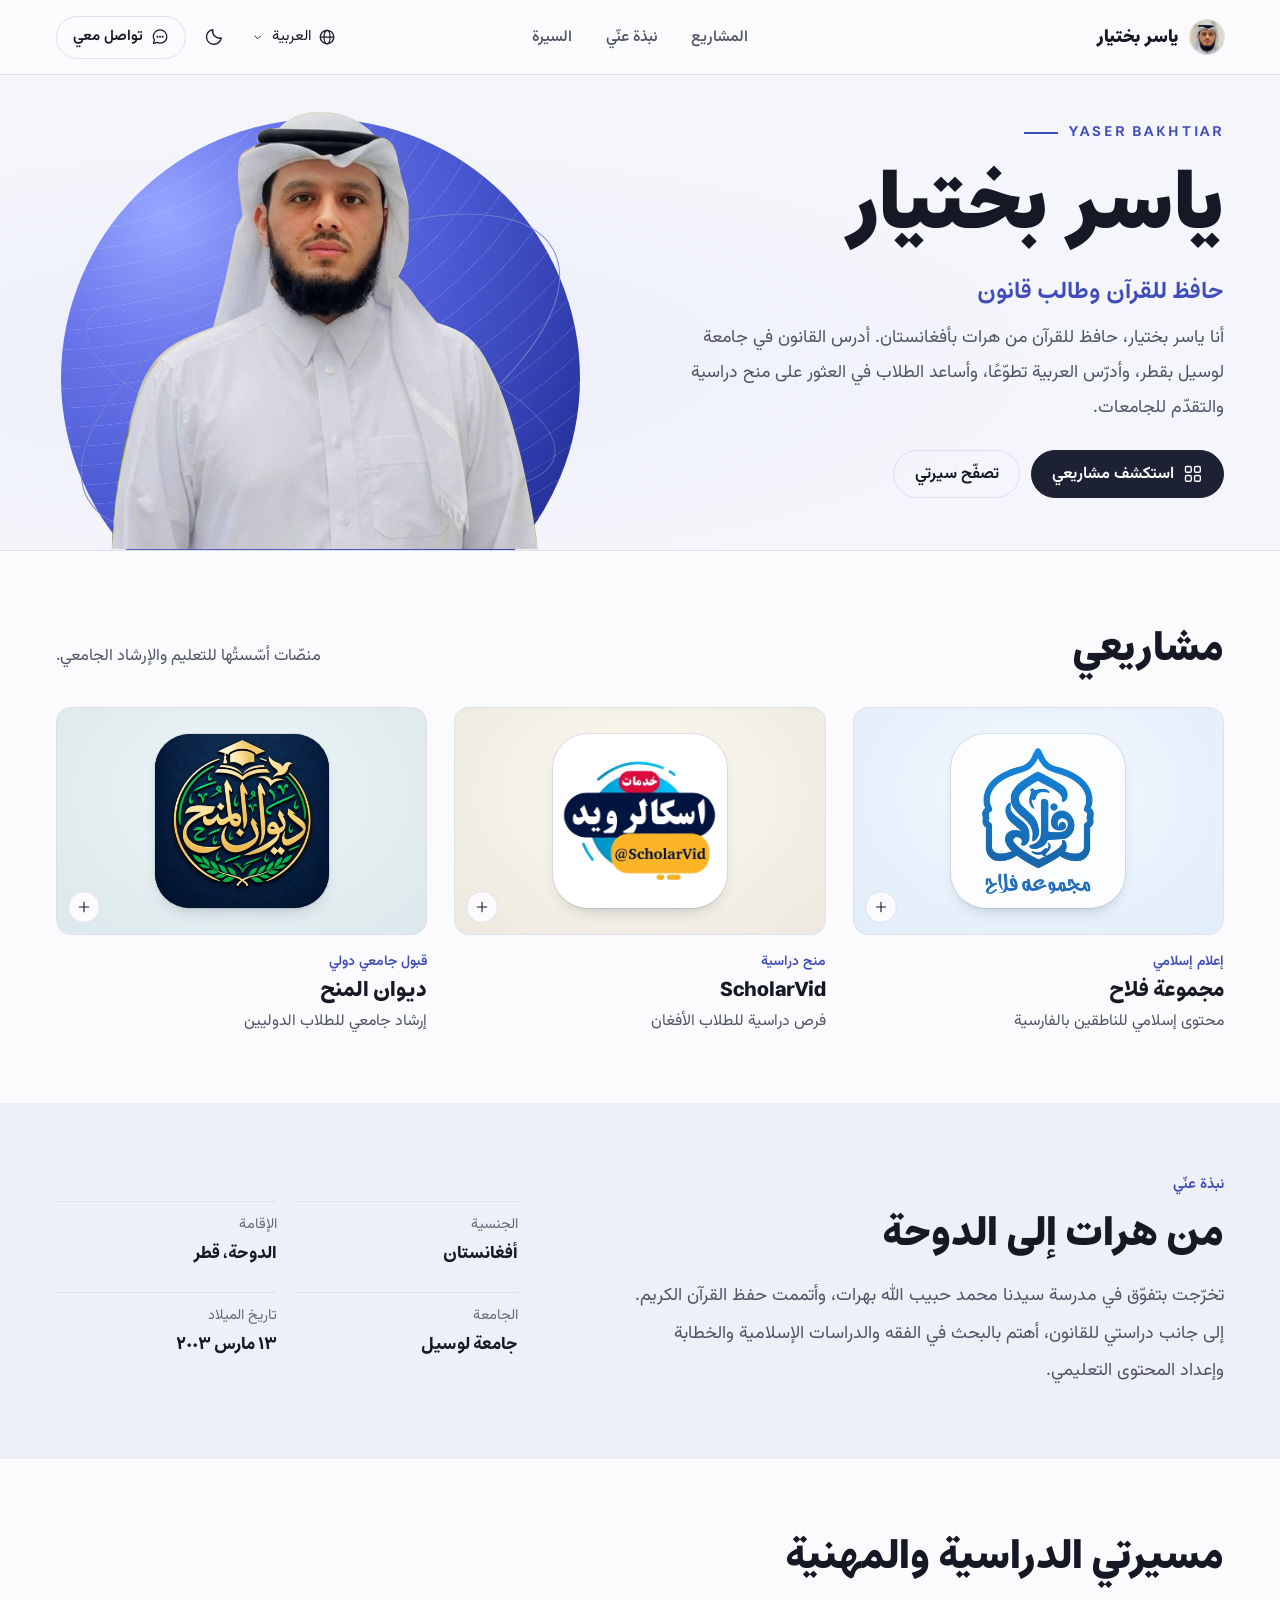
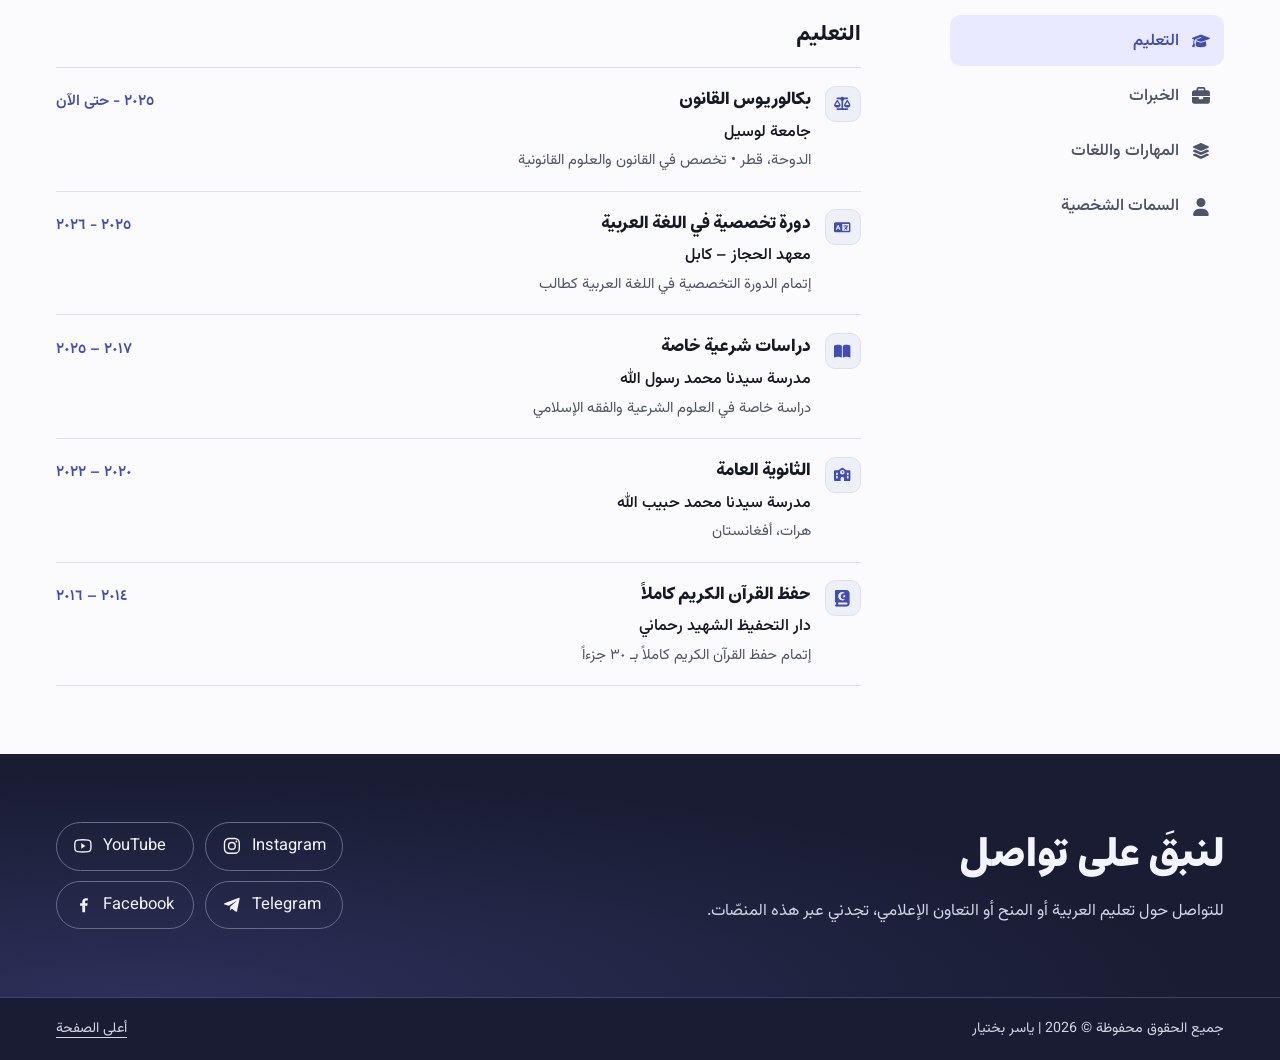
<file: ar/index.html>
<!doctype html>
<html lang="ar" dir="rtl">
<head>
<meta charset="utf-8">
<meta name="viewport" content="width=device-width, initial-scale=1.0">
<title>ياسر بختيار | حافظ للقرآن وطالب قانون في جامعة لوسيل</title>
<meta name="description" content="الموقع الشخصي لياسر بختيار، حافظ للقرآن من هرات وطالب قانون في جامعة لوسيل بقطر. تعرّف إلى عمله في تعليم العربية ونشر المحتوى الإسلامي والإرشاد للمنح الدراسية.">
<meta name="author" content="ياسر بختيار">
<meta name="robots" content="index, follow, max-image-preview:large, max-snippet:-1">
<meta name="theme-color" content="#f5f6fb">
<link rel="canonical" href="https://yaserbakhtiar.tr/ar/">
<link rel="alternate" hreflang="fa" href="https://yaserbakhtiar.tr/">
<link rel="alternate" hreflang="ar" href="https://yaserbakhtiar.tr/ar/">
<link rel="alternate" hreflang="en" href="https://yaserbakhtiar.tr/en/">
<link rel="alternate" hreflang="x-default" href="https://yaserbakhtiar.tr/">
<link rel="icon" type="image/x-icon" sizes="16x16 32x32 48x48 64x64 128x128 256x256" href="../favicon.ico">
<link rel="icon" type="image/png" sizes="96x96" href="../portrait-96.png">
<link rel="apple-touch-icon" sizes="180x180" href="../apple-touch-icon.png?v=portrait">
<link rel="manifest" href="../site.webmanifest">
<meta property="og:type" content="profile">
<meta property="og:site_name" content="ياسر بختيار">
<meta property="og:title" content="ياسر بختيار | حافظ للقرآن وطالب قانون في جامعة لوسيل">
<meta property="og:description" content="الموقع الشخصي لياسر بختيار، حافظ للقرآن من هرات وطالب قانون في جامعة لوسيل بقطر. تعرّف إلى عمله في تعليم العربية ونشر المحتوى الإسلامي والإرشاد للمنح الدراسية.">
<meta property="og:url" content="https://yaserbakhtiar.tr/ar/">
<meta property="og:locale" content="ar_QA">
<meta property="og:locale:alternate" content="fa_AF">
<meta property="og:locale:alternate" content="en_US">
<meta property="profile:first_name" content="ياسر">
<meta property="profile:last_name" content="بختيار">
<meta property="og:image" content="https://yaserbakhtiar.tr/profile.jpg">
<meta property="og:image:type" content="image/jpeg">
<meta property="og:image:width" content="623">
<meta property="og:image:height" content="623">
<meta property="og:image:alt" content="صورة ياسر بختيار">
<meta name="twitter:card" content="summary">
<meta name="twitter:title" content="ياسر بختيار | حافظ للقرآن وطالب قانون في جامعة لوسيل">
<meta name="twitter:description" content="الموقع الشخصي لياسر بختيار، حافظ للقرآن من هرات وطالب قانون في جامعة لوسيل بقطر. تعرّف إلى عمله في تعليم العربية ونشر المحتوى الإسلامي والإرشاد للمنح الدراسية.">
<meta name="twitter:image" content="https://yaserbakhtiar.tr/profile.jpg">
<meta name="twitter:image:alt" content="صورة ياسر بختيار">
<script type="application/ld+json">
{
  "@context": "https://schema.org",
  "@graph": [
    {
      "@type": "WebSite",
      "@id": "https://yaserbakhtiar.tr/#website",
      "url": "https://yaserbakhtiar.tr/",
      "name": "Yaser Bakhtiar",
      "alternateName": [
        "یاسر بختیار",
        "ياسر بختيار"
      ],
      "inLanguage": [
        "fa",
        "ar",
        "en"
      ],
      "publisher": {
        "@id": "https://yaserbakhtiar.tr/#person"
      },
      "about": {
        "@id": "https://yaserbakhtiar.tr/#person"
      }
    },
    {
      "@type": "Person",
      "@id": "https://yaserbakhtiar.tr/#person",
      "name": "ياسر بختيار",
      "alternateName": [
        "یاسر بختیار",
        "Yaser Bakhtiar",
        "یاسر بختیار هروی",
        "ياسر بختيار الهروي",
        "Yaser Bakhtiar Herawi",
        "Yaser Bakhtiar Heravi",
        "Yasser Bakhtiar",
        "Yaser Bakhtyar"
      ],
      "url": "https://yaserbakhtiar.tr/",
      "image": {
        "@id": "https://yaserbakhtiar.tr/#portrait"
      },
      "mainEntityOfPage": [
        {
          "@id": "https://yaserbakhtiar.tr/#profile"
        },
        {
          "@id": "https://yaserbakhtiar.tr/ar/#profile"
        },
        {
          "@id": "https://yaserbakhtiar.tr/en/#profile"
        }
      ],
      "jobTitle": "طالب قانون ومدرّس متطوّع للغة العربية",
      "description": "ياسر بختيار حافظ للقرآن وطالب قانون في جامعة لوسيل بقطر. يدرّس العربية تطوّعًا ويرشد الطلاب إلى فرص المنح الدراسية والقبول الجامعي.",
      "disambiguatingDescription": "ياسر بختيار أفغاني من هرات، حافظ للقرآن وطالب قانون في قطر. اسم عائلته «بختيار». أسّس مجموعة فلاح وسكالر فيد وديوان المنح.",
      "nationality": {
        "@type": "Country",
        "name": "Afghanistan"
      },
      "homeLocation": {
        "@type": "Place",
        "name": "Doha, Qatar"
      },
      "affiliation": [
        {
          "@type": "CollegeOrUniversity",
          "name": "Lusail University",
          "address": {
            "@type": "PostalAddress",
            "addressLocality": "Doha",
            "addressCountry": "QA"
          }
        },
        {
          "@type": "EducationalOrganization",
          "name": "Al Hijaz Institute (معهد الحجاز)",
          "address": {
            "@type": "PostalAddress",
            "addressLocality": "Kabul",
            "addressCountry": "AF"
          }
        }
      ],
      "alumniOf": {
        "@type": "School",
        "name": "Sayedena Mohammad Habibullah School",
        "address": {
          "@type": "PostalAddress",
          "addressLocality": "Herat",
          "addressCountry": "AF"
        }
      },
      "knowsAbout": [
        "Quran memorization",
        "Quranic recitation",
        "Law",
        "Islamic studies",
        "Translation Persian Arabic",
        "Scholarships for international students",
        "Islamic da'wah"
      ],
      "knowsLanguage": [
        "fa",
        "ar",
        "en"
      ],
      "sameAs": [
        "https://www.youtube.com/channel/UCwWABAJMeEE0nfGBIyNd6AA",
        "https://www.instagram.com/yaserbakhtiar.af",
        "https://www.facebook.com/yaserbakhtiar.af",
        "https://t.me/Yaser_Bakhtiar"
      ],
      "worksFor": [
        {
          "@id": "https://yaserbakhtiar.tr/#falah"
        },
        {
          "@id": "https://yaserbakhtiar.tr/#scholarvid"
        },
        {
          "@id": "https://yaserbakhtiar.tr/#diwanalminah"
        }
      ],
      "givenName": "ياسر",
      "familyName": "بختيار"
    },
    {
      "@type": "Organization",
      "@id": "https://yaserbakhtiar.tr/#falah",
      "name": "Falah Group",
      "alternateName": [
        "مجموعه فلاح",
        "مجموعة فلاح"
      ],
      "description": "Persian-language Islamic content and da'wah group on Telegram, Facebook and YouTube, sharing Islam and Islamic topics for Persian speakers.",
      "founder": {
        "@id": "https://yaserbakhtiar.tr/#person"
      },
      "logo": {
        "@type": "ImageObject",
        "url": "https://yaserbakhtiar.tr/assets/logos/falah-blue.webp",
        "contentUrl": "https://yaserbakhtiar.tr/assets/logos/falah-blue.webp",
        "width": 430,
        "height": 560
      }
    },
    {
      "@type": "Organization",
      "@id": "https://yaserbakhtiar.tr/#scholarvid",
      "name": "ScholarVid",
      "alternateName": [
        "اسکالر وید"
      ],
      "url": "https://scholarvid.tr",
      "description": "Scholarship and international university admission guidance platform for Afghan students and applicants.",
      "founder": {
        "@id": "https://yaserbakhtiar.tr/#person"
      },
      "logo": {
        "@type": "ImageObject",
        "url": "https://yaserbakhtiar.tr/assets/logos/scholarvid.webp",
        "contentUrl": "https://yaserbakhtiar.tr/assets/logos/scholarvid.webp",
        "width": 720,
        "height": 586
      }
    },
    {
      "@type": "Organization",
      "@id": "https://yaserbakhtiar.tr/#diwanalminah",
      "name": "Diwan Al Minah",
      "alternateName": [
        "ديوان المنح",
        "دیوان المنح",
        "DiwanAlMinah"
      ],
      "url": "https://diwanalminah.com",
      "description": "Scholarship and international university admission guidance platform for Arab and non-Arab students and applicants.",
      "founder": {
        "@id": "https://yaserbakhtiar.tr/#person"
      },
      "logo": {
        "@type": "ImageObject",
        "url": "https://yaserbakhtiar.tr/assets/logos/diwan-al-minah.webp",
        "contentUrl": "https://yaserbakhtiar.tr/assets/logos/diwan-al-minah.webp",
        "width": 640,
        "height": 640
      }
    },
    {
      "@type": "ProfilePage",
      "@id": "https://yaserbakhtiar.tr/ar/#profile",
      "url": "https://yaserbakhtiar.tr/ar/",
      "name": "ياسر بختيار | حافظ للقرآن وطالب قانون في جامعة لوسيل",
      "inLanguage": "ar",
      "mainEntity": {
        "@id": "https://yaserbakhtiar.tr/#person"
      },
      "description": "الموقع الشخصي لياسر بختيار، حافظ للقرآن من هرات وطالب قانون في جامعة لوسيل بقطر. تعرّف إلى عمله في تعليم العربية ونشر المحتوى الإسلامي والإرشاد للمنح الدراسية.",
      "isPartOf": {
        "@id": "https://yaserbakhtiar.tr/#website"
      },
      "about": {
        "@id": "https://yaserbakhtiar.tr/#person"
      },
      "primaryImageOfPage": {
        "@id": "https://yaserbakhtiar.tr/#portrait"
      },
      "dateModified": "2026-11-21T11:06:47+00:00"
    },
    {
      "@type": "ImageObject",
      "@id": "https://yaserbakhtiar.tr/#portrait",
      "url": "https://yaserbakhtiar.tr/profile.jpg",
      "contentUrl": "https://yaserbakhtiar.tr/profile.jpg",
      "width": 623,
      "height": 623,
      "caption": "صورة ياسر بختيار",
      "representativeOfPage": true
    }
  ]
}
</script>

    <link rel="preload" href="../assets/fonts/estedad.woff2" as="font" type="font/woff2" crossorigin>
    <script>
      (() => {
        const root = document.documentElement;
        let saved;
        try { saved = localStorage.getItem('yb-reading-theme'); } catch {}
        if (saved === 'light' || saved === 'dark') {
          root.dataset.theme = saved;
          root.dataset.themeManual = 'true';
        } else {
          root.dataset.theme = matchMedia('(prefers-color-scheme: dark)').matches ? 'dark' : 'light';
        }
      })();
    </script>
    <link rel="stylesheet" href="../assets/site.css?v=56ed0a76f4">
    <script src="../assets/site.js?v=5068893370" defer></script>
    </head>


<body>
<a class="skip" href="#main-content">انتقل إلى المحتوى</a>
<header class="masthead"><div class="wrap mast-row">
<a class="brand" href="#home" aria-label="ياسر بختيار"><img src="../portrait-96.png" alt="" width="37" height="37"><span>ياسر بختيار</span></a>
<nav class="desktop-nav" aria-label="القائمة"><a href="#projects">المشاريع</a><a href="#about">نبذة عنّي</a><a href="#journey">السيرة</a></nav>
<div class="tools"><details class="utility-menu"><summary aria-label="اختيار اللغة · العربية"><svg class="icon i-globe" viewBox="0 0 24 24" width="20" height="20" fill="none" stroke="currentColor" stroke-width="1.65" stroke-linecap="round" stroke-linejoin="round" aria-hidden="true" focusable="false"><circle cx="12" cy="12" r="9"/><ellipse cx="12" cy="12" rx="4" ry="9"/><path d="M3 12h18"/></svg><span>العربية</span><svg class="icon i-chevron" viewBox="0 0 24 24" width="20" height="20" fill="none" stroke="currentColor" stroke-width="1.65" stroke-linecap="round" stroke-linejoin="round" aria-hidden="true" focusable="false"><path d="m7 10 5 5 5-5"/></svg></summary><div class="popup languages"><a data-language href="../index.html" hreflang="fa" lang="fa" dir="rtl">فارسی</a><a data-language href="../ar/index.html" hreflang="ar" lang="ar" dir="rtl" aria-current="page">العربية</a><a data-language href="../en/index.html" hreflang="en" lang="en" dir="ltr">English</a></div></details>
<button class="theme round" type="button" hidden aria-pressed="false" aria-label="الوضع الداكن" title="الوضع الداكن"><svg class="icon i-moon" viewBox="0 0 24 24" width="20" height="20" fill="none" stroke="currentColor" stroke-width="1.65" stroke-linecap="round" stroke-linejoin="round" aria-hidden="true" focusable="false"><path d="M20.9 13.4A8.7 8.7 0 0 1 10.6 3.1a9 9 0 1 0 10.3 10.3Z"/></svg><svg class="icon i-sun" viewBox="0 0 24 24" width="20" height="20" fill="none" stroke="currentColor" stroke-width="1.65" stroke-linecap="round" stroke-linejoin="round" aria-hidden="true" focusable="false"><circle cx="12" cy="12" r="4"/><path d="M12 2v2m0 16v2M2 12h2m16 0h2M4.9 4.9l1.4 1.4m11.4 11.4 1.4 1.4M4.9 19.1l1.4-1.4M17.7 6.3l1.4-1.4"/></svg></button>
<a class="contact-cta" href="#contact" aria-label="تواصل معي"><svg class="icon i-chat" viewBox="0 0 24 24" width="20" height="20" fill="none" stroke="currentColor" stroke-width="1.65" stroke-linecap="round" stroke-linejoin="round" aria-hidden="true" focusable="false"><path d="M21 11.5a8.5 8.5 0 0 1-8.8 8.5 10 10 0 0 1-3.8-.8l-5.2 1.2 1.4-4.7A8.3 8.3 0 0 1 3 11.5a9 9 0 0 1 18 0Z"/><path d="M8.5 11.5h.1m3.4 0h.1m3.4 0h.1" stroke-width="2.6"/></svg><span>تواصل معي</span></a><details class="utility-menu mobile-menu"><summary class="round" aria-label="القائمة"><svg class="icon i-menu" viewBox="0 0 24 24" width="20" height="20" fill="none" stroke="currentColor" stroke-width="1.65" stroke-linecap="round" stroke-linejoin="round" aria-hidden="true" focusable="false"><path d="M3 7.5h18M3 16.5h18"/></svg></summary><nav class="popup" aria-label="القائمة"><a href="#projects">المشاريع</a><a href="#about">نبذة عنّي</a><a href="#journey">السيرة</a><a href="#contact">تواصل معي</a></nav></details></div>
</div></header>
<main id="main-content">
<section class="hero" id="home"><div class="wrap hero-wrap">
  <div class="hero-title"><p class="name-latin" lang="en" dir="ltr">Yaser Bakhtiar</p>
    <h1>ياسر بختيار</h1><p class="vocation">حافظ للقرآن وطالب قانون</p></div>
  <figure class="portrait" aria-label="صورة ياسر بختيار">
      <div class="portrait-art">
        <div class="art-ground" aria-hidden="true"></div>
        <div class="art-rim" aria-hidden="true"></div><div class="art-rim rim-two" aria-hidden="true"></div>
        <svg class="portrait-photo" viewBox="40 55 548 568" role="img" aria-label="صورة ياسر بختيار" preserveAspectRatio="xMidYMax meet">
          <defs><clipPath id="portrait-crop"><path d="M52 623 C53 587 57 555 61 532 C65 505 73 467 83 435 C91 408 102 390 119 376 C134 363 158 355 178 347 C182 329 189 306 195 278 L203 239 Q206 220 214 210 Q211 191 209 170 Q207 147 211 136 Q213 131 222 126 L237 119 Q229 118 233 110 Q236 102 249 101 L259 101 Q278 81 308 81 Q347 79 374 106 L379 111 Q390 111 397 118 Q403 123 406 138 L411 162 Q417 179 420 197 L420 240 Q419 258 414 271 L407 285 Q421 297 432 315 L455 342 Q480 349 494 360 Q509 372 521 398 C542 438 551 476 559 508 C569 552 576 589 580 623 Z"/></clipPath></defs>
          <image href="../profile.jpg" width="623" height="623" clip-path="url(#portrait-crop)"/>
        </svg>
      </div>
    </figure>
  <div class="hero-copy"><p>أنا ياسر بختيار، حافظ للقرآن من هرات بأفغانستان. أدرس القانون في جامعة لوسيل بقطر، وأدرّس العربية تطوّعًا، وأساعد الطلاب في العثور على منح دراسية والتقدّم للجامعات.</p><div class="actions">
    <a class="primary" href="#projects"><svg class="icon i-grid" viewBox="0 0 24 24" width="20" height="20" fill="none" stroke="currentColor" stroke-width="1.65" stroke-linecap="round" stroke-linejoin="round" aria-hidden="true" focusable="false"><rect x="3" y="3" width="7" height="7" rx="1.6"/><rect x="14" y="3" width="7" height="7" rx="1.6"/><rect x="3" y="14" width="7" height="7" rx="1.6"/><rect x="14" y="14" width="7" height="7" rx="1.6"/></svg>استكشف مشاريعي</a>
    <a class="secondary" href="#journey">تصفّح سيرتي</a></div></div>
</div></section>
<section id="projects" class="projects section"><div class="wrap">
  <div class="section-head"><h2>مشاريعي</h2><p>منصّات أسّستُها للتعليم والإرشاد الجامعي.</p></div>
  <div class="gallery"><article class="project" id="falah">
          <details class="project-disclosure"><summary aria-label="عن مجموعة فلاح">
            <span class="cover cover-falah"><span class="brand-tile"><img class="logo-light" src="../assets/logos/falah-blue.webp" alt="شعار مجموعة فلاح" width="430" height="560" loading="eager" decoding="async"><img class="logo-dark" src="../assets/logos/falah-white.webp" alt="شعار مجموعة فلاح" width="430" height="560" loading="eager" decoding="async"></span><span class="cover-key" aria-hidden="true"><svg class="icon i-plus" viewBox="0 0 24 24" width="20" height="20" fill="none" stroke="currentColor" stroke-width="1.65" stroke-linecap="round" stroke-linejoin="round" aria-hidden="true" focusable="false"><path d="M5 12h14m-7-7v14"/></svg></span></span>
            <span class="project-type">إعلام إسلامي</span><span class="project-title">مجموعة فلاح</span>
            <span class="project-caption">محتوى إسلامي للناطقين بالفارسية</span>
          </summary><div class="project-more"><p>أسّستُ فلاح لنشر المحتوى الإسلامي للناطقين بالفارسية على تيليجرام وفيسبوك ويوتيوب.</p></div></details>
        </article><article class="project" id="scholarvid">
          <details class="project-disclosure"><summary aria-label="عن ScholarVid">
            <span class="cover cover-scholarvid"><span class="brand-tile"><img src="../assets/logos/scholarvid.webp" alt="شعار سكالر فيد" width="720" height="586" loading="lazy" decoding="async"></span><span class="cover-key" aria-hidden="true"><svg class="icon i-plus" viewBox="0 0 24 24" width="20" height="20" fill="none" stroke="currentColor" stroke-width="1.65" stroke-linecap="round" stroke-linejoin="round" aria-hidden="true" focusable="false"><path d="M5 12h14m-7-7v14"/></svg></span></span>
            <span class="project-type">منح دراسية</span><span class="project-title">ScholarVid</span>
            <span class="project-caption">فرص دراسية للطلاب الأفغان</span>
          </summary><div class="project-more"><p>أسّستُ ScholarVid لمساعدة الطلاب الأفغان في البحث عن المنح والتقدّم إلى الجامعات في الخارج.</p><a class="project-link" href="https://scholarvid.tr"><svg class="icon i-link" viewBox="0 0 24 24" width="20" height="20" fill="none" stroke="currentColor" stroke-width="1.65" stroke-linecap="round" stroke-linejoin="round" aria-hidden="true" focusable="false"><path d="m9.5 14.5 5-5m-3 7-2 2a4.2 4.2 0 0 1-6-6l3-3a4.2 4.2 0 0 1 5.9 0m-.8-2 .9-.9 2-2a4.2 4.2 0 0 1 6 6l-3 3a4.2 4.2 0 0 1-5.9 0"/></svg><bdi>scholarvid.tr</bdi></a></div></details>
        </article><article class="project" id="diwan">
          <details class="project-disclosure"><summary aria-label="عن ديوان المنح">
            <span class="cover cover-diwan"><span class="brand-tile"><img src="../assets/logos/diwan-al-minah.webp" alt="شعار ديوان المنح" width="640" height="640" loading="lazy" decoding="async"></span><span class="cover-key" aria-hidden="true"><svg class="icon i-plus" viewBox="0 0 24 24" width="20" height="20" fill="none" stroke="currentColor" stroke-width="1.65" stroke-linecap="round" stroke-linejoin="round" aria-hidden="true" focusable="false"><path d="M5 12h14m-7-7v14"/></svg></span></span>
            <span class="project-type">قبول جامعي دولي</span><span class="project-title">ديوان المنح</span>
            <span class="project-caption">إرشاد جامعي للطلاب الدوليين</span>
          </summary><div class="project-more"><p>أسّستُ ديوان المنح لإرشاد الطلاب العرب وغير العرب في البحث عن المنح والتقدّم للقبول الجامعي.</p><a class="project-link" href="https://diwanalminah.com"><svg class="icon i-link" viewBox="0 0 24 24" width="20" height="20" fill="none" stroke="currentColor" stroke-width="1.65" stroke-linecap="round" stroke-linejoin="round" aria-hidden="true" focusable="false"><path d="m9.5 14.5 5-5m-3 7-2 2a4.2 4.2 0 0 1-6-6l3-3a4.2 4.2 0 0 1 5.9 0m-.8-2 .9-.9 2-2a4.2 4.2 0 0 1 6 6l-3 3a4.2 4.2 0 0 1-5.9 0"/></svg><bdi>diwanalminah.com</bdi></a></div></details>
        </article></div>
</div></section>
<section id="about" class="about section"><div class="wrap about-layout">
  <div><p class="kicker">نبذة عنّي</p><h2>من هرات إلى الدوحة</h2><p class="bio">تخرّجت بتفوّق في مدرسة سيدنا محمد حبيب الله بهرات، وأتممت حفظ القرآن الكريم. إلى جانب دراستي للقانون، أهتم بالبحث في الفقه والدراسات الإسلامية والخطابة وإعداد المحتوى التعليمي.</p></div>
  <dl class="facts"><div><dt>الجنسية</dt><dd>أفغانستان</dd></div><div><dt>الإقامة</dt><dd>الدوحة، قطر</dd></div><div><dt>الجامعة</dt><dd>جامعة لوسيل</dd></div><div><dt>تاريخ الميلاد</dt><dd>١٣ مارس ٢٠٠٣</dd></div></dl>
</div></section>
<section id="journey" class="journey section">
<svg xmlns="http://www.w3.org/2000/svg" class="fa-library" width="0" height="0" aria-hidden="true" focusable="false">
<!-- Font Awesome Free 6.5.1, Copyright 2023 Fonticons, Inc. Icons licensed CC BY 4.0. https://fontawesome.com/license/free -->
<defs>
<symbol id="fa-book-open" viewBox="0 0 576 512"><path d="M249.6 471.5c10.8 3.8 22.4-4.1 22.4-15.5V78.6c0-4.2-1.6-8.4-5-11C247.4 52 202.4 32 144 32C93.5 32 46.3 45.3 18.1 56.1C6.8 60.5 0 71.7 0 83.8V454.1c0 11.9 12.8 20.2 24.1 16.5C55.6 460.1 105.5 448 144 448c33.9 0 79 14 105.6 23.5zm76.8 0C353 462 398.1 448 432 448c38.5 0 88.4 12.1 119.9 22.6c11.3 3.8 24.1-4.6 24.1-16.5V83.8c0-12.1-6.8-23.3-18.1-27.6C529.7 45.3 482.5 32 432 32c-58.4 0-103.4 20-123 35.6c-3.3 2.6-5 6.8-5 11V456c0 11.4 11.7 19.3 22.4 15.5z"/></symbol>
<symbol id="fa-book-open-reader" viewBox="0 0 512 512"><path d="M160 96a96 96 0 1 1 192 0A96 96 0 1 1 160 96zm80 152V512l-48.4-24.2c-20.9-10.4-43.5-17-66.8-19.3l-96-9.6C12.5 457.2 0 443.5 0 427V224c0-17.7 14.3-32 32-32H62.3c63.6 0 125.6 19.6 177.7 56zm32 264V248c52.1-36.4 114.1-56 177.7-56H480c17.7 0 32 14.3 32 32V427c0 16.4-12.5 30.2-28.8 31.8l-96 9.6c-23.2 2.3-45.9 8.9-66.8 19.3L272 512z"/></symbol>
<symbol id="fa-book-quran" viewBox="0 0 448 512"><path d="M352 0c53 0 96 43 96 96V416c0 53-43 96-96 96H64 32c-17.7 0-32-14.3-32-32s14.3-32 32-32V384c-17.7 0-32-14.3-32-32V32C0 14.3 14.3 0 32 0H64 352zm0 384H96v64H352c17.7 0 32-14.3 32-32s-14.3-32-32-32zM274.1 150.2l-8.9 21.4-23.1 1.9c-5.7 .5-8 7.5-3.7 11.2L256 199.8l-5.4 22.6c-1.3 5.5 4.7 9.9 9.6 6.9L280 217.2l19.8 12.1c4.9 3 10.9-1.4 9.6-6.9L304 199.8l17.6-15.1c4.3-3.7 2-10.8-3.7-11.2l-23.1-1.9-8.9-21.4c-2.2-5.3-9.6-5.3-11.8 0zM96 192c0 70.7 57.3 128 128 128c25.6 0 49.5-7.5 69.5-20.5c3.2-2.1 4.5-6.2 3.1-9.7s-5.2-5.6-9-4.8c-6.1 1.2-12.5 1.9-19 1.9c-52.4 0-94.9-42.5-94.9-94.9s42.5-94.9 94.9-94.9c6.5 0 12.8 .7 19 1.9c3.8 .8 7.5-1.3 9-4.8s.2-7.6-3.1-9.7C273.5 71.5 249.6 64 224 64C153.3 64 96 121.3 96 192z"/></symbol>
<symbol id="fa-briefcase" viewBox="0 0 512 512"><path d="M184 48H328c4.4 0 8 3.6 8 8V96H176V56c0-4.4 3.6-8 8-8zm-56 8V96H64C28.7 96 0 124.7 0 160v96H192 320 512V160c0-35.3-28.7-64-64-64H384V56c0-30.9-25.1-56-56-56H184c-30.9 0-56 25.1-56 56zM512 288H320v32c0 17.7-14.3 32-32 32H224c-17.7 0-32-14.3-32-32V288H0V416c0 35.3 28.7 64 64 64H448c35.3 0 64-28.7 64-64V288z"/></symbol>
<symbol id="fa-chalkboard-user" viewBox="0 0 640 512"><path d="M160 64c0-35.3 28.7-64 64-64H576c35.3 0 64 28.7 64 64V352c0 35.3-28.7 64-64 64H336.8c-11.8-25.5-29.9-47.5-52.4-64H384V320c0-17.7 14.3-32 32-32h64c17.7 0 32 14.3 32 32v32h64V64L224 64v49.1C205.2 102.2 183.3 96 160 96V64zm0 64a96 96 0 1 1 0 192 96 96 0 1 1 0-192zM133.3 352h53.3C260.3 352 320 411.7 320 485.3c0 14.7-11.9 26.7-26.7 26.7H26.7C11.9 512 0 500.1 0 485.3C0 411.7 59.7 352 133.3 352z"/></symbol>
<symbol id="fa-chart-column" viewBox="0 0 512 512"><path d="M32 32c17.7 0 32 14.3 32 32V400c0 8.8 7.2 16 16 16H480c17.7 0 32 14.3 32 32s-14.3 32-32 32H80c-44.2 0-80-35.8-80-80V64C0 46.3 14.3 32 32 32zM160 224c17.7 0 32 14.3 32 32v64c0 17.7-14.3 32-32 32s-32-14.3-32-32V256c0-17.7 14.3-32 32-32zm128-64V320c0 17.7-14.3 32-32 32s-32-14.3-32-32V160c0-17.7 14.3-32 32-32s32 14.3 32 32zm64 32c17.7 0 32 14.3 32 32v96c0 17.7-14.3 32-32 32s-32-14.3-32-32V224c0-17.7 14.3-32 32-32zM480 96V320c0 17.7-14.3 32-32 32s-32-14.3-32-32V96c0-17.7 14.3-32 32-32s32 14.3 32 32z"/></symbol>
<symbol id="fa-folder-open" viewBox="0 0 576 512"><path d="M88.7 223.8L0 375.8V96C0 60.7 28.7 32 64 32H181.5c17 0 33.3 6.7 45.3 18.7l26.5 26.5c12 12 28.3 18.7 45.3 18.7H416c35.3 0 64 28.7 64 64v32H144c-22.8 0-43.8 12.1-55.3 31.8zm27.6 16.1C122.1 230 132.6 224 144 224H544c11.5 0 22 6.1 27.7 16.1s5.7 22.2-.1 32.1l-112 192C453.9 474 443.4 480 432 480H32c-11.5 0-22-6.1-27.7-16.1s-5.7-22.2 .1-32.1l112-192z"/></symbol>
<symbol id="fa-graduation-cap" viewBox="0 0 640 512"><path d="M320 32c-8.1 0-16.1 1.4-23.7 4.1L15.8 137.4C6.3 140.9 0 149.9 0 160s6.3 19.1 15.8 22.6l57.9 20.9C57.3 229.3 48 259.8 48 291.9v28.1c0 28.4-10.8 57.7-22.3 80.8c-6.5 13-13.9 25.8-22.5 37.6C0 442.7-.9 448.3 .9 453.4s6 8.9 11.2 10.2l64 16c4.2 1.1 8.7 .3 12.4-2s6.3-6.1 7.1-10.4c8.6-42.8 4.3-81.2-2.1-108.7C90.3 344.3 86 329.8 80 316.5V291.9c0-30.2 10.2-58.7 27.9-81.5c12.9-15.5 29.6-28 49.2-35.7l157-61.7c8.2-3.2 17.5 .8 20.7 9s-.8 17.5-9 20.7l-157 61.7c-12.4 4.9-23.3 12.4-32.2 21.6l159.6 57.6c7.6 2.7 15.6 4.1 23.7 4.1s16.1-1.4 23.7-4.1L624.2 182.6c9.5-3.4 15.8-12.5 15.8-22.6s-6.3-19.1-15.8-22.6L343.7 36.1C336.1 33.4 328.1 32 320 32zM128 408c0 35.3 86 72 192 72s192-36.7 192-72L496.7 262.6 354.5 314c-11.1 4-22.8 6-34.5 6s-23.5-2-34.5-6L143.3 262.6 128 408z"/></symbol>
<symbol id="fa-heart" viewBox="0 0 512 512"><path d="M47.6 300.4L228.3 469.1c7.5 7 17.4 10.9 27.7 10.9s20.2-3.9 27.7-10.9L464.4 300.4c30.4-28.3 47.6-68 47.6-109.5v-5.8c0-69.9-50.5-129.5-119.4-141C347 36.5 300.6 51.4 268 84L256 96 244 84c-32.6-32.6-79-47.5-124.6-39.9C50.5 55.6 0 115.2 0 185.1v5.8c0 41.5 17.2 81.2 47.6 109.5z"/></symbol>
<symbol id="fa-language" viewBox="0 0 640 512"><path d="M0 128C0 92.7 28.7 64 64 64H256h48 16H576c35.3 0 64 28.7 64 64V384c0 35.3-28.7 64-64 64H320 304 256 64c-35.3 0-64-28.7-64-64V128zm320 0V384H576V128H320zM178.3 175.9c-3.2-7.2-10.4-11.9-18.3-11.9s-15.1 4.7-18.3 11.9l-64 144c-4.5 10.1 .1 21.9 10.2 26.4s21.9-.1 26.4-10.2l8.9-20.1h73.6l8.9 20.1c4.5 10.1 16.3 14.6 26.4 10.2s14.6-16.3 10.2-26.4l-64-144zM160 233.2L179 276H141l19-42.8zM448 164c11 0 20 9 20 20v4h44 16c11 0 20 9 20 20s-9 20-20 20h-2l-1.6 4.5c-8.9 24.4-22.4 46.6-39.6 65.4c.9 .6 1.8 1.1 2.7 1.6l18.9 11.3c9.5 5.7 12.5 18 6.9 27.4s-18 12.5-27.4 6.9l-18.9-11.3c-4.5-2.7-8.8-5.5-13.1-8.5c-10.6 7.5-21.9 14-34 19.4l-3.6 1.6c-10.1 4.5-21.9-.1-26.4-10.2s.1-21.9 10.2-26.4l3.6-1.6c6.4-2.9 12.6-6.1 18.5-9.8l-12.2-12.2c-7.8-7.8-7.8-20.5 0-28.3s20.5-7.8 28.3 0l14.6 14.6 .5 .5c12.4-13.1 22.5-28.3 29.8-45H448 376c-11 0-20-9-20-20s9-20 20-20h52v-4c0-11 9-20 20-20z"/></symbol>
<symbol id="fa-layer-group" viewBox="0 0 576 512"><path d="M264.5 5.2c14.9-6.9 32.1-6.9 47 0l218.6 101c8.5 3.9 13.9 12.4 13.9 21.8s-5.4 17.9-13.9 21.8l-218.6 101c-14.9 6.9-32.1 6.9-47 0L45.9 149.8C37.4 145.8 32 137.3 32 128s5.4-17.9 13.9-21.8L264.5 5.2zM476.9 209.6l53.2 24.6c8.5 3.9 13.9 12.4 13.9 21.8s-5.4 17.9-13.9 21.8l-218.6 101c-14.9 6.9-32.1 6.9-47 0L45.9 277.8C37.4 273.8 32 265.3 32 256s5.4-17.9 13.9-21.8l53.2-24.6 152 70.2c23.4 10.8 50.4 10.8 73.8 0l152-70.2zm-152 198.2l152-70.2 53.2 24.6c8.5 3.9 13.9 12.4 13.9 21.8s-5.4 17.9-13.9 21.8l-218.6 101c-14.9 6.9-32.1 6.9-47 0L45.9 405.8C37.4 401.8 32 393.3 32 384s5.4-17.9 13.9-21.8l53.2-24.6 152 70.2c23.4 10.8 50.4 10.8 73.8 0z"/></symbol>
<symbol id="fa-microphone" viewBox="0 0 384 512"><path d="M192 0C139 0 96 43 96 96V256c0 53 43 96 96 96s96-43 96-96V96c0-53-43-96-96-96zM64 216c0-13.3-10.7-24-24-24s-24 10.7-24 24v40c0 89.1 66.2 162.7 152 174.4V464H120c-13.3 0-24 10.7-24 24s10.7 24 24 24h72 72c13.3 0 24-10.7 24-24s-10.7-24-24-24H216V430.4c85.8-11.7 152-85.3 152-174.4V216c0-13.3-10.7-24-24-24s-24 10.7-24 24v40c0 70.7-57.3 128-128 128s-128-57.3-128-128V216z"/></symbol>
<symbol id="fa-mosque" viewBox="0 0 640 512"><path d="M400 0c5 0 9.8 2.4 12.8 6.4c34.7 46.3 78.1 74.9 133.5 111.5l0 0 0 0c5.2 3.4 10.5 7 16 10.6c28.9 19.2 45.7 51.7 45.7 86.1c0 28.6-11.3 54.5-29.8 73.4H221.8c-18.4-19-29.8-44.9-29.8-73.4c0-34.4 16.7-66.9 45.7-86.1c5.4-3.6 10.8-7.1 16-10.6l0 0 0 0C309.1 81.3 352.5 52.7 387.2 6.4c3-4 7.8-6.4 12.8-6.4zM288 512V440c0-13.3-10.7-24-24-24s-24 10.7-24 24v72H192c-17.7 0-32-14.3-32-32V352c0-17.7 14.3-32 32-32H608c17.7 0 32 14.3 32 32V480c0 17.7-14.3 32-32 32H560V440c0-13.3-10.7-24-24-24s-24 10.7-24 24v72H448V454c0-19-8.4-37-23-49.2L400 384l-25 20.8C360.4 417 352 435 352 454v58H288zM70.4 5.2c5.7-4.3 13.5-4.3 19.2 0l16 12C139.8 42.9 160 83.2 160 126v2H0v-2C0 83.2 20.2 42.9 54.4 17.2l16-12zM0 160H160V296.6c-19.1 11.1-32 31.7-32 55.4V480c0 9.6 2.1 18.6 5.8 26.8c-6.6 3.4-14 5.2-21.8 5.2H48c-26.5 0-48-21.5-48-48V176 160z"/></symbol>
<symbol id="fa-passport" viewBox="0 0 448 512"><path d="M0 64C0 28.7 28.7 0 64 0H384c35.3 0 64 28.7 64 64V448c0 35.3-28.7 64-64 64H64c-35.3 0-64-28.7-64-64V64zM183 278.8c-27.9-13.2-48.4-39.4-53.7-70.8h39.1c1.6 30.4 7.7 53.8 14.6 70.8zm41.3 9.2l-.3 0-.3 0c-2.4-3.5-5.7-8.9-9.1-16.5c-6-13.6-12.4-34.3-14.2-63.5h47.1c-1.8 29.2-8.1 49.9-14.2 63.5c-3.4 7.6-6.7 13-9.1 16.5zm40.7-9.2c6.8-17.1 12.9-40.4 14.6-70.8h39.1c-5.3 31.4-25.8 57.6-53.7 70.8zM279.6 176c-1.6-30.4-7.7-53.8-14.6-70.8c27.9 13.2 48.4 39.4 53.7 70.8H279.6zM223.7 96l.3 0 .3 0c2.4 3.5 5.7 8.9 9.1 16.5c6 13.6 12.4 34.3 14.2 63.5H200.5c1.8-29.2 8.1-49.9 14.2-63.5c3.4-7.6 6.7-13 9.1-16.5zM183 105.2c-6.8 17.1-12.9 40.4-14.6 70.8H129.3c5.3-31.4 25.8-57.6 53.7-70.8zM352 192A128 128 0 1 0 96 192a128 128 0 1 0 256 0zM112 384c-8.8 0-16 7.2-16 16s7.2 16 16 16H336c8.8 0 16-7.2 16-16s-7.2-16-16-16H112z"/></symbol>
<symbol id="fa-radio" viewBox="0 0 512 512"><path d="M494.8 47c12.7-3.7 20-17.1 16.3-29.8S494-2.8 481.2 1L51.7 126.9c-9.4 2.7-17.9 7.3-25.1 13.2C10.5 151.7 0 170.6 0 192v4V304 448c0 35.3 28.7 64 64 64H448c35.3 0 64-28.7 64-64V192c0-35.3-28.7-64-64-64H218.5L494.8 47zM368 240a80 80 0 1 1 0 160 80 80 0 1 1 0-160zM80 256c0-8.8 7.2-16 16-16h96c8.8 0 16 7.2 16 16s-7.2 16-16 16H96c-8.8 0-16-7.2-16-16zM64 320c0-8.8 7.2-16 16-16H208c8.8 0 16 7.2 16 16s-7.2 16-16 16H80c-8.8 0-16-7.2-16-16zm16 64c0-8.8 7.2-16 16-16h96c8.8 0 16 7.2 16 16s-7.2 16-16 16H96c-8.8 0-16-7.2-16-16z"/></symbol>
<symbol id="fa-scale-balanced" viewBox="0 0 640 512"><path d="M384 32H512c17.7 0 32 14.3 32 32s-14.3 32-32 32H398.4c-5.2 25.8-22.9 47.1-46.4 57.3V448H512c17.7 0 32 14.3 32 32s-14.3 32-32 32H320 128c-17.7 0-32-14.3-32-32s14.3-32 32-32H288V153.3c-23.5-10.3-41.2-31.6-46.4-57.3H128c-17.7 0-32-14.3-32-32s14.3-32 32-32H256c14.6-19.4 37.8-32 64-32s49.4 12.6 64 32zm55.6 288H584.4L512 195.8 439.6 320zM512 416c-62.9 0-115.2-34-126-78.9c-2.6-11 1-22.3 6.7-32.1l95.2-163.2c5-8.6 14.2-13.8 24.1-13.8s19.1 5.3 24.1 13.8l95.2 163.2c5.7 9.8 9.3 21.1 6.7 32.1C627.2 382 574.9 416 512 416zM126.8 195.8L54.4 320H199.3L126.8 195.8zM.9 337.1c-2.6-11 1-22.3 6.7-32.1l95.2-163.2c5-8.6 14.2-13.8 24.1-13.8s19.1 5.3 24.1 13.8l95.2 163.2c5.7 9.8 9.3 21.1 6.7 32.1C242 382 189.7 416 126.8 416S11.7 382 .9 337.1z"/></symbol>
<symbol id="fa-school" viewBox="0 0 640 512"><path d="M337.8 5.4C327-1.8 313-1.8 302.2 5.4L166.3 96H48C21.5 96 0 117.5 0 144V464c0 26.5 21.5 48 48 48H256V416c0-35.3 28.7-64 64-64s64 28.7 64 64v96H592c26.5 0 48-21.5 48-48V144c0-26.5-21.5-48-48-48H473.7L337.8 5.4zM96 192h32c8.8 0 16 7.2 16 16v64c0 8.8-7.2 16-16 16H96c-8.8 0-16-7.2-16-16V208c0-8.8 7.2-16 16-16zm400 16c0-8.8 7.2-16 16-16h32c8.8 0 16 7.2 16 16v64c0 8.8-7.2 16-16 16H512c-8.8 0-16-7.2-16-16V208zM96 320h32c8.8 0 16 7.2 16 16v64c0 8.8-7.2 16-16 16H96c-8.8 0-16-7.2-16-16V336c0-8.8 7.2-16 16-16zm400 16c0-8.8 7.2-16 16-16h32c8.8 0 16 7.2 16 16v64c0 8.8-7.2 16-16 16H512c-8.8 0-16-7.2-16-16V336zM232 176a88 88 0 1 1 176 0 88 88 0 1 1 -176 0zm88-48c-8.8 0-16 7.2-16 16v32c0 8.8 7.2 16 16 16h32c8.8 0 16-7.2 16-16s-7.2-16-16-16H336V144c0-8.8-7.2-16-16-16z"/></symbol>
<symbol id="fa-user" viewBox="0 0 448 512"><path d="M224 256A128 128 0 1 0 224 0a128 128 0 1 0 0 256zm-45.7 48C79.8 304 0 383.8 0 482.3C0 498.7 13.3 512 29.7 512H418.3c16.4 0 29.7-13.3 29.7-29.7C448 383.8 368.2 304 269.7 304H178.3z"/></symbol>
</defs></svg>
<div class="wrap">
  <div class="section-head"><h2>مسيرتي الدراسية والمهنية</h2></div>
  <div class="resume-layout"><nav class="resume-nav" aria-label="السيرة"><a href="#education" id="tab-education" aria-controls="education"><svg class="icon fa-glyph" width="20" height="20" aria-hidden="true" focusable="false"><use href="#fa-graduation-cap"/></svg>التعليم</a><a href="#experience" id="tab-experience" aria-controls="experience"><svg class="icon fa-glyph" width="20" height="20" aria-hidden="true" focusable="false"><use href="#fa-briefcase"/></svg>الخبرات</a><a href="#skills" id="tab-skills" aria-controls="skills"><svg class="icon fa-glyph" width="20" height="20" aria-hidden="true" focusable="false"><use href="#fa-layer-group"/></svg>المهارات واللغات</a><a href="#traits" id="tab-traits" aria-controls="traits"><svg class="icon fa-glyph" width="20" height="20" aria-hidden="true" focusable="false"><use href="#fa-user"/></svg>السمات الشخصية</a></nav><div class="panes"><section class="pane" id="education" data-pane><h3>التعليم</h3><ol class="timeline">
<li><span class="entry-icon" aria-hidden="true"><svg class="icon fa-glyph" width="20" height="20" aria-hidden="true" focusable="false"><use href="#fa-scale-balanced"/></svg></span><div class="entry-copy">
          <h4>بكالوريوس القانون</h4><strong>جامعة لوسيل</strong>
          <p>الدوحة، قطر • تخصص في القانون والعلوم القانونية</p></div><div class="time"><bdi>٢٠٢٥ - حتى الآن</bdi></div></li>
<li><span class="entry-icon" aria-hidden="true"><svg class="icon fa-glyph" width="20" height="20" aria-hidden="true" focusable="false"><use href="#fa-language"/></svg></span><div class="entry-copy">
          <h4>دورة تخصصية في اللغة العربية</h4><strong>معهد الحجاز – كابل</strong>
          <p>إتمام الدورة التخصصية في اللغة العربية كطالب</p></div><div class="time"><bdi>٢٠٢٥ - ٢٠٢٦</bdi></div></li>
<li><span class="entry-icon" aria-hidden="true"><svg class="icon fa-glyph" width="20" height="20" aria-hidden="true" focusable="false"><use href="#fa-book-open"/></svg></span><div class="entry-copy">
          <h4>دراسات شرعية خاصة</h4><strong>مدرسة سيدنا محمد رسول الله</strong>
          <p>دراسة خاصة في العلوم الشرعية والفقه الإسلامي</p></div><div class="time"><bdi>٢٠١٧ – ٢٠٢٥</bdi></div></li>
<li><span class="entry-icon" aria-hidden="true"><svg class="icon fa-glyph" width="20" height="20" aria-hidden="true" focusable="false"><use href="#fa-school"/></svg></span><div class="entry-copy">
          <h4>الثانوية العامة</h4><strong>مدرسة سيدنا محمد حبيب الله</strong>
          <p>هرات، أفغانستان</p></div><div class="time"><bdi>٢٠٢٠ – ٢٠٢٢</bdi></div></li>
<li><span class="entry-icon" aria-hidden="true"><svg class="icon fa-glyph" width="20" height="20" aria-hidden="true" focusable="false"><use href="#fa-book-quran"/></svg></span><div class="entry-copy">
          <h4>حفظ القرآن الكريم كاملاً</h4><strong>دار التحفيظ الشهيد رحماني</strong>
          <p>إتمام حفظ القرآن الكريم كاملاً بـ ٣٠ جزءاً</p></div><div class="time"><bdi>٢٠١٤ – ٢٠١٦</bdi></div></li>
</ol></section><section class="pane" id="experience" data-pane><h3>الخبرات</h3><div class="roles"><details class="role" open><summary><span class="entry-icon" aria-hidden="true"><svg class="icon fa-glyph" width="20" height="20" aria-hidden="true" focusable="false"><use href="#fa-chalkboard-user"/></svg></span><span class="entry-copy"><b>مدرس اللغة العربية (متطوع)</b><small>معهد الحجاز – كابل (أونلاين)</small></span>
           <bdi class="period">٤ نوفمبر ٢٠٢٦ – حتى الآن</bdi><span class="plus-mark" aria-hidden="true"></span></summary><ul><li>تدريس اللغة العربية عبر الإنترنت تطوعاً ودون أي مقابل مادي</li></ul></details><details class="role"><summary><span class="entry-icon" aria-hidden="true"><svg class="icon fa-glyph" width="20" height="20" aria-hidden="true" focusable="false"><use href="#fa-book-open-reader"/></svg></span><span class="entry-copy"><b>مدرس السيرة النبوية (متطوع)</b><small>جامع أويس القرني</small></span>
           <bdi class="period">٢٠٢٤ – ٢٠٢٥</bdi><span class="plus-mark" aria-hidden="true"></span></summary><ul><li>تدريس التاريخ الإسلامي وسيرة النبي ﷺ للطلاب تطوعاً ودون أي مقابل مادي</li></ul></details><details class="role"><summary><span class="entry-icon" aria-hidden="true"><svg class="icon fa-glyph" width="20" height="20" aria-hidden="true" focusable="false"><use href="#fa-book-quran"/></svg></span><span class="entry-copy"><b>مدرس حفظ القرآن</b><small>دار التحفيظ الشهيد رحماني</small></span>
           <bdi class="period">٢٠٢٠ – ٢٠٢١</bdi><span class="plus-mark" aria-hidden="true"></span></summary><ul><li>تدريس حفظ القرآن الكريم وتعليم التعاليم الإسلامية</li></ul></details><details class="role"><summary><span class="entry-icon" aria-hidden="true"><svg class="icon fa-glyph" width="20" height="20" aria-hidden="true" focusable="false"><use href="#fa-folder-open"/></svg></span><span class="entry-copy"><b>إدارة المهام الإدارية</b><small>قسم الشؤون الثقافية</small></span>
           <bdi class="period">٢٠٢٣ – ٢٠٢٤</bdi><span class="plus-mark" aria-hidden="true"></span></summary><ul><li>إدارة المهام الإدارية للبرامج والفعاليات وإعداد التقارير</li></ul></details><details class="role"><summary><span class="entry-icon" aria-hidden="true"><svg class="icon fa-glyph" width="20" height="20" aria-hidden="true" focusable="false"><use href="#fa-graduation-cap"/></svg></span><span class="entry-copy"><b>مساعد تسجيل المنح</b><small>مساعدة الطلاب للتسجيل في المنح</small></span>
           <bdi class="period">٢٠٢٢ – حتی الآن</bdi><span class="plus-mark" aria-hidden="true"></span></summary><ul><li>تسجيل عشرات المتقدمين لبرامج المنح الخارجية</li></ul></details><details class="role"><summary><span class="entry-icon" aria-hidden="true"><svg class="icon fa-glyph" width="20" height="20" aria-hidden="true" focusable="false"><use href="#fa-radio"/></svg></span><span class="entry-copy"><b>مذيع في إذاعة القرآن الكريم</b><small>إذاعة القرآن الكريم – أفغانستان</small></span>
           <bdi class="period">٢٠٢٢ – ٢٠٢٥</bdi><span class="plus-mark" aria-hidden="true"></span></summary><ul><li>تقديم البرامج الدينية وتلاوات قرآنية</li></ul></details><details class="role"><summary><span class="entry-icon" aria-hidden="true"><svg class="icon fa-glyph" width="20" height="20" aria-hidden="true" focusable="false"><use href="#fa-microphone"/></svg></span><span class="entry-copy"><b>عريف حفل التخرج</b><small>عدة حفلات تخرج</small></span>
           <bdi class="period">٢٠٢٢ – ٢٠٢٥</bdi><span class="plus-mark" aria-hidden="true"></span></summary><ul><li>إدارة الحفل وتنظيم الفعاليات</li></ul></details><details class="role"><summary><span class="entry-icon" aria-hidden="true"><svg class="icon fa-glyph" width="20" height="20" aria-hidden="true" focusable="false"><use href="#fa-mosque"/></svg></span><span class="entry-copy"><b>عريف المناسبات الدينية والثقافية</b><small>تنظيم مدارس، لقاءات قرآنية</small></span>
           <bdi class="period">٢٠٢٢ – ٢٠٢٥</bdi><span class="plus-mark" aria-hidden="true"></span></summary><ul><li>تنظيم وإدارة المحافل القرآنية والاحتفالات الدينية</li></ul></details><details class="role"><summary><span class="entry-icon" aria-hidden="true"><svg class="icon fa-glyph" width="20" height="20" aria-hidden="true" focusable="false"><use href="#fa-heart"/></svg></span><span class="entry-copy"><b>عريف حفل الزفاف</b><small>عدة حفلات زفاف</small></span>
           <bdi class="period">٢٠٢٢ – ٢٠٢٥</bdi><span class="plus-mark" aria-hidden="true"></span></summary><ul><li>إدارة البرامج الترفيهية وتنظيم حفلات الزفاف</li></ul></details><details class="role"><summary><span class="entry-icon" aria-hidden="true"><svg class="icon fa-glyph" width="20" height="20" aria-hidden="true" focusable="false"><use href="#fa-language"/></svg></span><span class="entry-copy"><b>ترجمة الوثائق</b><small>بين الفارسية والعربية</small></span>
           <bdi class="period">٢٠٢٣ - حتی الآن</bdi><span class="plus-mark" aria-hidden="true"></span></summary><ul><li>ترجمة دقيقة لوثائق المنح الدراسية والأكاديمية</li></ul></details><details class="role"><summary><span class="entry-icon" aria-hidden="true"><svg class="icon fa-glyph" width="20" height="20" aria-hidden="true" focusable="false"><use href="#fa-passport"/></svg></span><span class="entry-copy"><b>تسجيل وتنظيم جوزات السفر والتأشيرات</b><small>قاعدة بيانات دقيقة</small></span>
           <bdi class="period">٢٠٢٤ - ٢٠٢٥</bdi><span class="plus-mark" aria-hidden="true"></span></summary><ul><li>تسجيل وإدارة دقيقة لبيانات المتقدمين</li></ul></details><details class="role"><summary><span class="entry-icon" aria-hidden="true"><svg class="icon fa-glyph" width="20" height="20" aria-hidden="true" focusable="false"><use href="#fa-chart-column"/></svg></span><span class="entry-copy"><b>جمع البيانات وإعداد التقارير</b><small>إعداد تقارير نصية</small></span>
           <bdi class="period">٢٠٢٣ - ٢٠٢٥</bdi><span class="plus-mark" aria-hidden="true"></span></summary><ul><li>خبرة في جمع البيانات وتحليلها وإنتاج المحتوى</li></ul></details></div></section><section class="pane" id="skills" data-pane><h3>المهارات واللغات</h3><div class="skill-grid"><div class="skill-group"><svg class="icon i-code" viewBox="0 0 24 24" width="20" height="20" fill="none" stroke="currentColor" stroke-width="1.65" stroke-linecap="round" stroke-linejoin="round" aria-hidden="true" focusable="false"><path d="m8 6-6 6 6 6m8-12 6 6-6 6m-3-15-2 18"/></svg><h4>المهارات التقنية</h4><ul><li>Microsoft Office</li><li>Adobe Photoshop</li><li>تحرير الفيديو</li><li>وسائل التواصل الاجتماعي</li></ul></div><div class="skill-group"><svg class="icon i-book" viewBox="0 0 24 24" width="20" height="20" fill="none" stroke="currentColor" stroke-width="1.65" stroke-linecap="round" stroke-linejoin="round" aria-hidden="true" focusable="false"><path d="M12 6c-3-2-6-2.5-10-1v14c3.5-1.5 7-1 10 1 3-2 6.5-2.5 10-1V5c-4-1.5-7-1-10 1Zm0 0v14"/></svg><h4>المهارات الأكاديمية</h4><ul><li>البحث العلمي</li><li>المكتبة الشاملة</li><li>كتابة التقارير</li><li>الترجمة</li><li>إدخال البيانات</li></ul></div><div class="skill-group"><svg class="icon i-voice" viewBox="0 0 24 24" width="20" height="20" fill="none" stroke="currentColor" stroke-width="1.65" stroke-linecap="round" stroke-linejoin="round" aria-hidden="true" focusable="false"><rect x="9" y="2" width="6" height="13" rx="3"/><path d="M5.5 10.5v1a6.5 6.5 0 0 0 13 0v-1M12 18v4m-3 0h6"/></svg><h4>المهارات الإعلامية</h4><ul><li>الخطابة العامة</li><li>تلاوة القرآن</li><li>إنشاء المحتوى</li><li>YouTube</li></ul></div><div class="skill-group"><svg class="icon i-globe" viewBox="0 0 24 24" width="20" height="20" fill="none" stroke="currentColor" stroke-width="1.65" stroke-linecap="round" stroke-linejoin="round" aria-hidden="true" focusable="false"><circle cx="12" cy="12" r="9"/><ellipse cx="12" cy="12" rx="4" ry="9"/><path d="M3 12h18"/></svg><h4>اللغات</h4><ul><li>الفارسية · اللغة الأم</li><li>العربية · C1–C2</li><li>الإنجليزية · A1–A2</li></ul></div></div></section><section class="pane" id="traits" data-pane><h3>السمات الشخصية</h3><div class="trait-grid"><div><h4>منظم ومسؤول</h4><p>شخصية منظمة ومسؤولة ومهذبة في جميع المجالات</p></div><div><h4>هوية إسلامية راسخة</h4><p>هوية ثقافية قوية وخلفية إسلامية عميقة</p></div><div><h4>خدمة المجتمع</h4><p>شغوف بمساعدة المجتمع والمساهمة الهادفة</p></div><div><h4>متحدث واثق</h4><p>صوت واضح، متحدث واثق، وماهر في وسائل الإعلام</p></div></div></section></div></div>
</div></section>
<section id="contact" class="contact section"><div class="wrap contact-layout">
  <div><h2>لنبقَ على تواصل</h2>
  <p>للتواصل حول تعليم العربية أو المنح أو التعاون الإعلامي، تجدني عبر هذه المنصّات.</p></div>
  <div class="socials" dir="ltr"><a href="https://www.youtube.com/channel/UCwWABAJMeEE0nfGBIyNd6AA" rel="me"><svg class="icon i-youtube" viewBox="0 0 24 24" width="20" height="20" fill="none" stroke="currentColor" stroke-width="1.65" stroke-linecap="round" stroke-linejoin="round" aria-hidden="true" focusable="false"><path d="M21.5 7.5c-.3-1.8-1.2-2.3-3-2.5-3-.4-10-.4-13 0-1.8.2-2.7.7-3 2.5-.4 2.4-.4 6.6 0 9 .3 1.8 1.2 2.3 3 2.5 3 .4 10 .4 13 0 1.8-.2 2.7-.7 3-2.5.4-2.4.4-6.6 0-9Z"/><path d="m10 8.5 5 3.5-5 3.5z" fill="currentColor" stroke="none"/></svg><span lang="en">YouTube</span></a><a href="https://www.instagram.com/yaserbakhtiar.af" rel="me"><svg class="icon i-instagram" viewBox="0 0 24 24" width="20" height="20" fill="none" stroke="currentColor" stroke-width="1.65" stroke-linecap="round" stroke-linejoin="round" aria-hidden="true" focusable="false"><rect x="3" y="3" width="18" height="18" rx="5.5"/><circle cx="12" cy="12" r="4.1"/><circle cx="17.5" cy="6.7" r="1.1" fill="currentColor" stroke="none"/></svg><span lang="en">Instagram</span></a><a href="https://www.facebook.com/yaserbakhtiar.af" rel="me"><svg class="icon i-facebook" viewBox="0 0 24 24" width="20" height="20" fill="none" stroke="currentColor" stroke-width="1.65" stroke-linecap="round" stroke-linejoin="round" aria-hidden="true" focusable="false"><path d="M14.7 21v-8h2.7l.4-3h-3.1V8.1c0-.9.3-1.5 1.6-1.5H18V4c-.6-.1-1.4-.2-2.3-.2-2.6 0-4.4 1.6-4.4 4.3V10H8.6v3h2.7v8z" fill="currentColor" stroke="none"/></svg><span lang="en">Facebook</span></a><a href="https://t.me/Yaser_Bakhtiar" rel="me"><svg class="icon i-telegram" viewBox="0 0 24 24" width="20" height="20" fill="none" stroke="currentColor" stroke-width="1.65" stroke-linecap="round" stroke-linejoin="round" aria-hidden="true" focusable="false"><path d="m3 10 17.5-6.6c.7-.2 1.2.2.9 1.2l-3.2 15c-.2.8-.6 1-1.3.6l-4.9-3.6-2.3 2.2.4-4.7L19 6.4 8.1 13l-5-1.6c-.8-.2-.8-.9-.1-1.4Z" fill="currentColor" stroke="none"/></svg><span lang="en">Telegram</span></a></div>
</div></section>
</main><footer><div class="wrap"><span>جميع الحقوق محفوظة © 2026 | ياسر بختيار</span><a href="#home">أعلى الصفحة</a></div></footer>
</body></html>
</file>
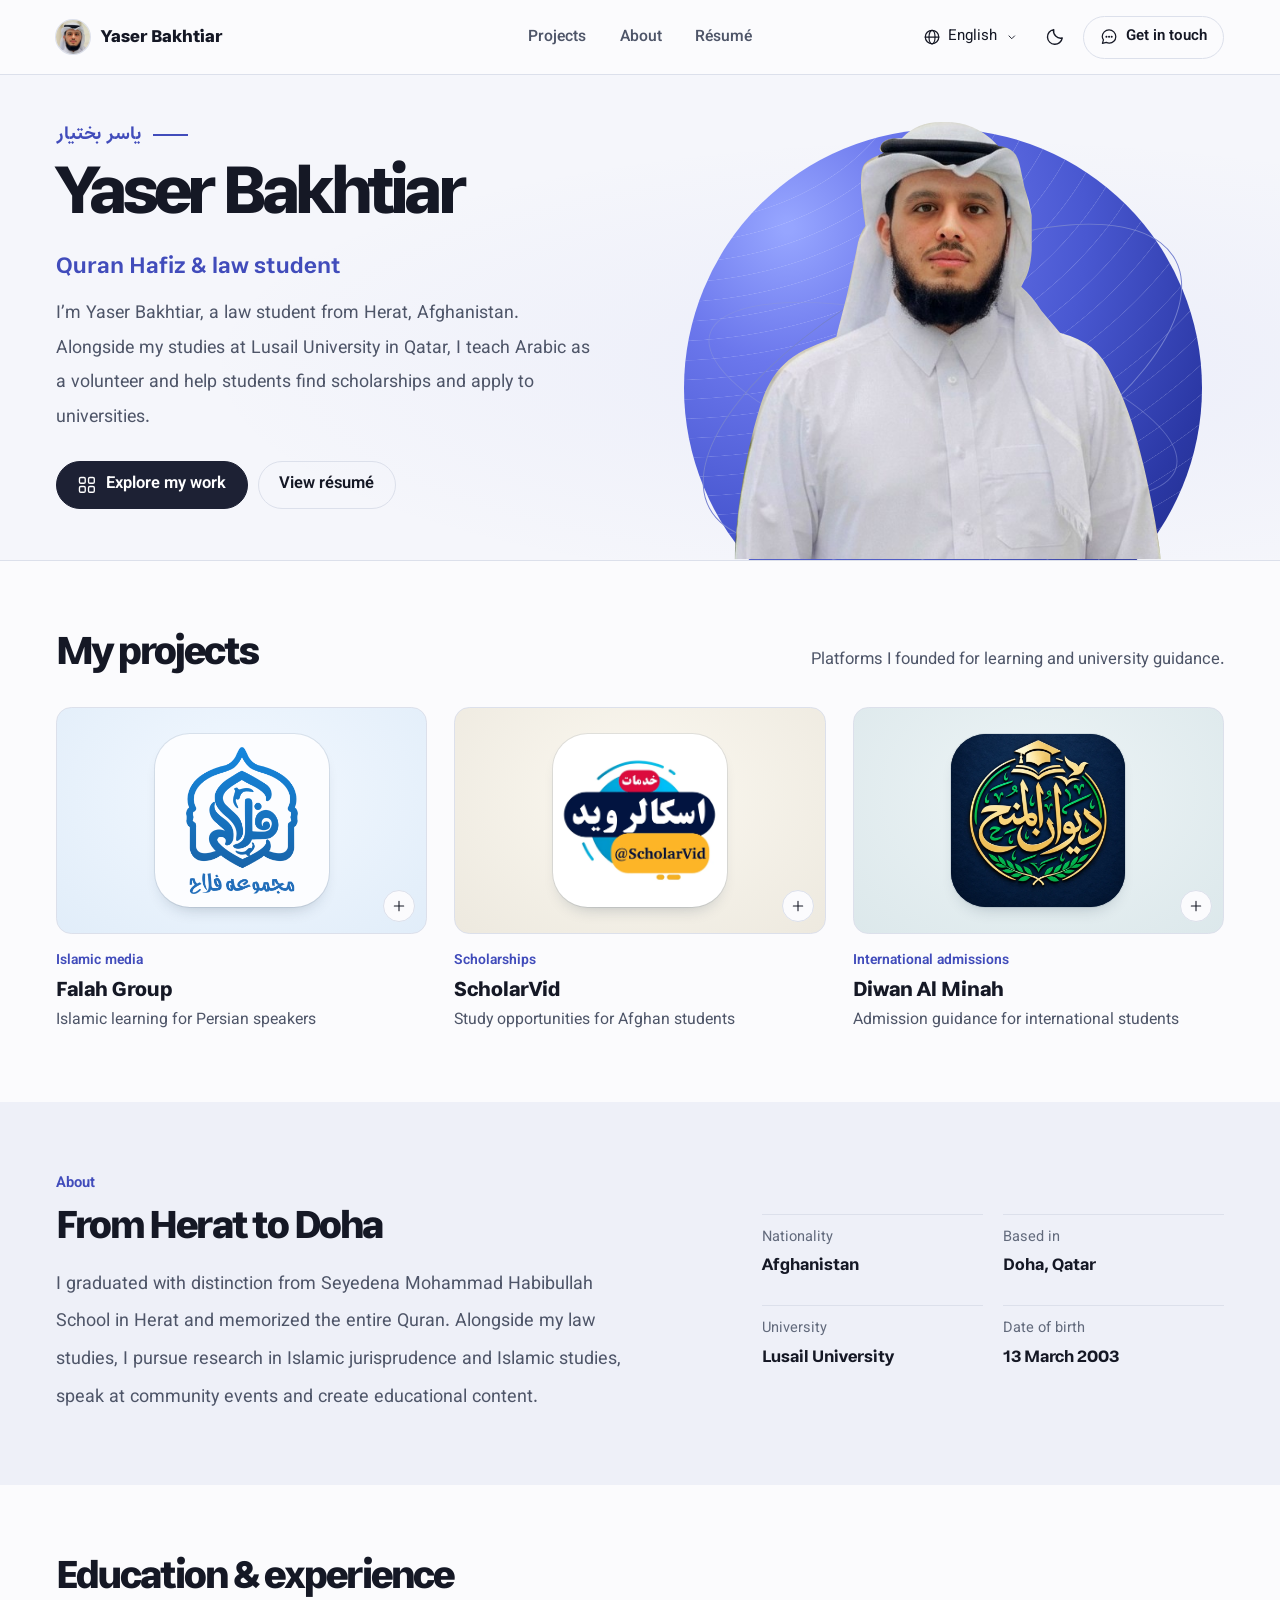
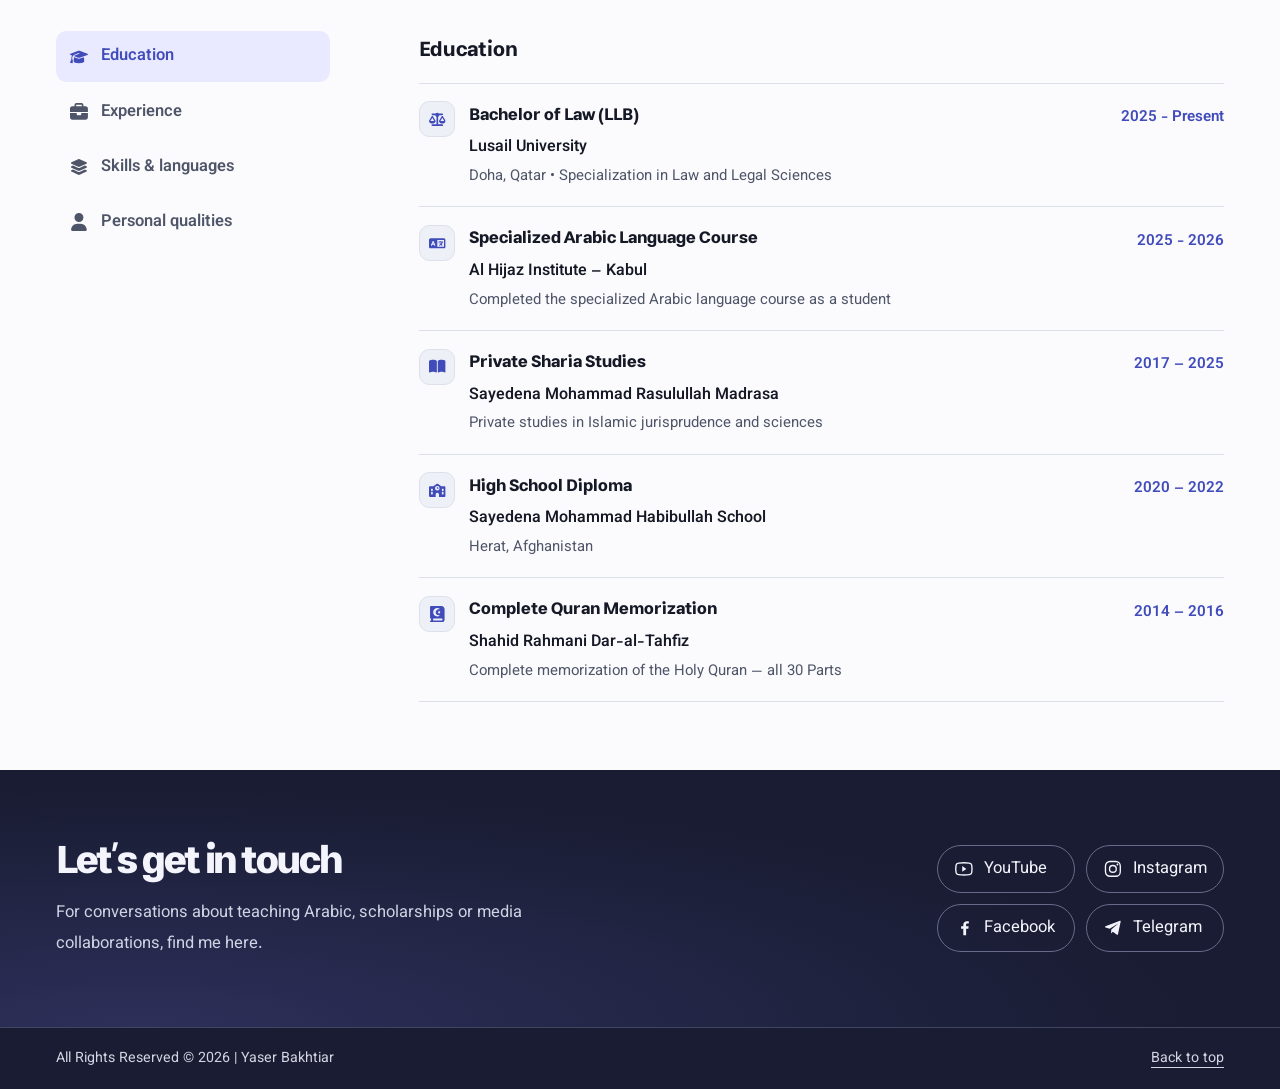
<file: en/index.html>
<!doctype html>
<html lang="en" dir="ltr">
<head>
<meta charset="utf-8">
<meta name="viewport" content="width=device-width, initial-scale=1.0">
<title>Yaser Bakhtiar | Quran Hafiz and Law Student</title>
<meta name="description" content="Meet Yaser Bakhtiar, a Quran Hafiz from Herat and law student at Lusail University in Qatar. Explore his work teaching Arabic and helping students find scholarships.">
<meta name="author" content="Yaser Bakhtiar">
<meta name="robots" content="index, follow, max-image-preview:large, max-snippet:-1">
<meta name="theme-color" content="#f5f6fb">
<link rel="canonical" href="https://yaserbakhtiar.tr/en/">
<link rel="alternate" hreflang="fa" href="https://yaserbakhtiar.tr/">
<link rel="alternate" hreflang="ar" href="https://yaserbakhtiar.tr/ar/">
<link rel="alternate" hreflang="en" href="https://yaserbakhtiar.tr/en/">
<link rel="alternate" hreflang="x-default" href="https://yaserbakhtiar.tr/">
<link rel="icon" type="image/x-icon" sizes="16x16 32x32 48x48 64x64 128x128 256x256" href="../favicon.ico">
<link rel="icon" type="image/png" sizes="96x96" href="../portrait-96.png">
<link rel="apple-touch-icon" sizes="180x180" href="../apple-touch-icon.png?v=portrait">
<link rel="manifest" href="../site.webmanifest">
<meta property="og:type" content="profile">
<meta property="og:site_name" content="Yaser Bakhtiar">
<meta property="og:title" content="Yaser Bakhtiar | Quran Hafiz and Law Student">
<meta property="og:description" content="Meet Yaser Bakhtiar, a Quran Hafiz from Herat and law student at Lusail University in Qatar. Explore his work teaching Arabic and helping students find scholarships.">
<meta property="og:url" content="https://yaserbakhtiar.tr/en/">
<meta property="og:locale" content="en_US">
<meta property="og:locale:alternate" content="fa_AF">
<meta property="og:locale:alternate" content="ar_QA">
<meta property="profile:first_name" content="Yaser">
<meta property="profile:last_name" content="Bakhtiar">
<meta property="og:image" content="https://yaserbakhtiar.tr/profile.jpg">
<meta property="og:image:type" content="image/jpeg">
<meta property="og:image:width" content="623">
<meta property="og:image:height" content="623">
<meta property="og:image:alt" content="Portrait of Yaser Bakhtiar">
<meta name="twitter:card" content="summary">
<meta name="twitter:title" content="Yaser Bakhtiar | Quran Hafiz and Law Student">
<meta name="twitter:description" content="Meet Yaser Bakhtiar, a Quran Hafiz from Herat and law student at Lusail University in Qatar. Explore his work teaching Arabic and helping students find scholarships.">
<meta name="twitter:image" content="https://yaserbakhtiar.tr/profile.jpg">
<meta name="twitter:image:alt" content="Portrait of Yaser Bakhtiar">
<script type="application/ld+json">
{
  "@context": "https://schema.org",
  "@graph": [
    {
      "@type": "WebSite",
      "@id": "https://yaserbakhtiar.tr/#website",
      "url": "https://yaserbakhtiar.tr/",
      "name": "Yaser Bakhtiar",
      "alternateName": [
        "یاسر بختیار",
        "ياسر بختيار"
      ],
      "inLanguage": [
        "fa",
        "ar",
        "en"
      ],
      "publisher": {
        "@id": "https://yaserbakhtiar.tr/#person"
      },
      "about": {
        "@id": "https://yaserbakhtiar.tr/#person"
      }
    },
    {
      "@type": "Person",
      "@id": "https://yaserbakhtiar.tr/#person",
      "name": "Yaser Bakhtiar",
      "alternateName": [
        "یاسر بختیار",
        "ياسر بختيار",
        "یاسر بختیار هروی",
        "ياسر بختيار الهروي",
        "Yaser Bakhtiar Herawi",
        "Yaser Bakhtiar Heravi",
        "Yasser Bakhtiar",
        "Yaser Bakhtyar"
      ],
      "url": "https://yaserbakhtiar.tr/",
      "image": {
        "@id": "https://yaserbakhtiar.tr/#portrait"
      },
      "mainEntityOfPage": [
        {
          "@id": "https://yaserbakhtiar.tr/#profile"
        },
        {
          "@id": "https://yaserbakhtiar.tr/ar/#profile"
        },
        {
          "@id": "https://yaserbakhtiar.tr/en/#profile"
        }
      ],
      "jobTitle": "Law student and volunteer Arabic teacher",
      "description": "Yaser Bakhtiar is a Quran Hafiz and law student at Lusail University in Qatar. He teaches Arabic as a volunteer and guides students through scholarship and university applications.",
      "disambiguatingDescription": "Yaser Bakhtiar is an Afghan Quran Hafiz from Herat and a law student in Qatar. His family name is Bakhtiar. He founded Falah Group, ScholarVid and Diwan Al Minah.",
      "nationality": {
        "@type": "Country",
        "name": "Afghanistan"
      },
      "homeLocation": {
        "@type": "Place",
        "name": "Doha, Qatar"
      },
      "affiliation": [
        {
          "@type": "CollegeOrUniversity",
          "name": "Lusail University",
          "address": {
            "@type": "PostalAddress",
            "addressLocality": "Doha",
            "addressCountry": "QA"
          }
        },
        {
          "@type": "EducationalOrganization",
          "name": "Al Hijaz Institute (معهد الحجاز)",
          "address": {
            "@type": "PostalAddress",
            "addressLocality": "Kabul",
            "addressCountry": "AF"
          }
        }
      ],
      "alumniOf": {
        "@type": "School",
        "name": "Sayedena Mohammad Habibullah School",
        "address": {
          "@type": "PostalAddress",
          "addressLocality": "Herat",
          "addressCountry": "AF"
        }
      },
      "knowsAbout": [
        "Quran memorization",
        "Quranic recitation",
        "Law",
        "Islamic studies",
        "Translation Persian Arabic",
        "Scholarships for international students",
        "Islamic da'wah"
      ],
      "knowsLanguage": [
        "fa",
        "ar",
        "en"
      ],
      "sameAs": [
        "https://www.youtube.com/channel/UCwWABAJMeEE0nfGBIyNd6AA",
        "https://www.instagram.com/yaserbakhtiar.af",
        "https://www.facebook.com/yaserbakhtiar.af",
        "https://t.me/Yaser_Bakhtiar"
      ],
      "worksFor": [
        {
          "@id": "https://yaserbakhtiar.tr/#falah"
        },
        {
          "@id": "https://yaserbakhtiar.tr/#scholarvid"
        },
        {
          "@id": "https://yaserbakhtiar.tr/#diwanalminah"
        }
      ],
      "givenName": "Yaser",
      "familyName": "Bakhtiar"
    },
    {
      "@type": "Organization",
      "@id": "https://yaserbakhtiar.tr/#falah",
      "name": "Falah Group",
      "alternateName": [
        "مجموعه فلاح",
        "مجموعة فلاح"
      ],
      "description": "Persian-language Islamic content and da'wah group on Telegram, Facebook and YouTube, sharing Islam and Islamic topics for Persian speakers.",
      "founder": {
        "@id": "https://yaserbakhtiar.tr/#person"
      },
      "logo": {
        "@type": "ImageObject",
        "url": "https://yaserbakhtiar.tr/assets/logos/falah-blue.webp",
        "contentUrl": "https://yaserbakhtiar.tr/assets/logos/falah-blue.webp",
        "width": 430,
        "height": 560
      }
    },
    {
      "@type": "Organization",
      "@id": "https://yaserbakhtiar.tr/#scholarvid",
      "name": "ScholarVid",
      "alternateName": [
        "اسکالر وید"
      ],
      "url": "https://scholarvid.tr",
      "description": "Scholarship and international university admission guidance platform for Afghan students and applicants.",
      "founder": {
        "@id": "https://yaserbakhtiar.tr/#person"
      },
      "logo": {
        "@type": "ImageObject",
        "url": "https://yaserbakhtiar.tr/assets/logos/scholarvid.webp",
        "contentUrl": "https://yaserbakhtiar.tr/assets/logos/scholarvid.webp",
        "width": 720,
        "height": 586
      }
    },
    {
      "@type": "Organization",
      "@id": "https://yaserbakhtiar.tr/#diwanalminah",
      "name": "Diwan Al Minah",
      "alternateName": [
        "ديوان المنح",
        "دیوان المنح",
        "DiwanAlMinah"
      ],
      "url": "https://diwanalminah.com",
      "description": "Scholarship and international university admission guidance platform for Arab and non-Arab students and applicants.",
      "founder": {
        "@id": "https://yaserbakhtiar.tr/#person"
      },
      "logo": {
        "@type": "ImageObject",
        "url": "https://yaserbakhtiar.tr/assets/logos/diwan-al-minah.webp",
        "contentUrl": "https://yaserbakhtiar.tr/assets/logos/diwan-al-minah.webp",
        "width": 640,
        "height": 640
      }
    },
    {
      "@type": "ProfilePage",
      "@id": "https://yaserbakhtiar.tr/en/#profile",
      "url": "https://yaserbakhtiar.tr/en/",
      "name": "Yaser Bakhtiar | Quran Hafiz and Law Student",
      "inLanguage": "en",
      "mainEntity": {
        "@id": "https://yaserbakhtiar.tr/#person"
      },
      "description": "Meet Yaser Bakhtiar, a Quran Hafiz from Herat and law student at Lusail University in Qatar. Explore his work teaching Arabic and helping students find scholarships.",
      "isPartOf": {
        "@id": "https://yaserbakhtiar.tr/#website"
      },
      "about": {
        "@id": "https://yaserbakhtiar.tr/#person"
      },
      "primaryImageOfPage": {
        "@id": "https://yaserbakhtiar.tr/#portrait"
      },
      "dateModified": "2026-11-21T11:06:47+00:00"
    },
    {
      "@type": "ImageObject",
      "@id": "https://yaserbakhtiar.tr/#portrait",
      "url": "https://yaserbakhtiar.tr/profile.jpg",
      "contentUrl": "https://yaserbakhtiar.tr/profile.jpg",
      "width": 623,
      "height": 623,
      "caption": "Portrait of Yaser Bakhtiar",
      "representativeOfPage": true
    }
  ]
}
</script>

    <link rel="preload" href="../assets/fonts/estedad.woff2" as="font" type="font/woff2" crossorigin>
    <script>
      (() => {
        const root = document.documentElement;
        let saved;
        try { saved = localStorage.getItem('yb-reading-theme'); } catch {}
        if (saved === 'light' || saved === 'dark') {
          root.dataset.theme = saved;
          root.dataset.themeManual = 'true';
        } else {
          root.dataset.theme = matchMedia('(prefers-color-scheme: dark)').matches ? 'dark' : 'light';
        }
      })();
    </script>
    <link rel="stylesheet" href="../assets/site.css?v=56ed0a76f4">
    <script src="../assets/site.js?v=5068893370" defer></script>
    </head>


<body>
<a class="skip" href="#main-content">Skip to content</a>
<header class="masthead"><div class="wrap mast-row">
<a class="brand" href="#home" aria-label="Yaser Bakhtiar"><img src="../portrait-96.png" alt="" width="37" height="37"><span>Yaser Bakhtiar</span></a>
<nav class="desktop-nav" aria-label="Menu"><a href="#projects">Projects</a><a href="#about">About</a><a href="#journey">Résumé</a></nav>
<div class="tools"><details class="utility-menu"><summary aria-label="Choose language · English"><svg class="icon i-globe" viewBox="0 0 24 24" width="20" height="20" fill="none" stroke="currentColor" stroke-width="1.65" stroke-linecap="round" stroke-linejoin="round" aria-hidden="true" focusable="false"><circle cx="12" cy="12" r="9"/><ellipse cx="12" cy="12" rx="4" ry="9"/><path d="M3 12h18"/></svg><span>English</span><svg class="icon i-chevron" viewBox="0 0 24 24" width="20" height="20" fill="none" stroke="currentColor" stroke-width="1.65" stroke-linecap="round" stroke-linejoin="round" aria-hidden="true" focusable="false"><path d="m7 10 5 5 5-5"/></svg></summary><div class="popup languages"><a data-language href="../index.html" hreflang="fa" lang="fa" dir="rtl">فارسی</a><a data-language href="../ar/index.html" hreflang="ar" lang="ar" dir="rtl">العربية</a><a data-language href="../en/index.html" hreflang="en" lang="en" dir="ltr" aria-current="page">English</a></div></details>
<button class="theme round" type="button" hidden aria-pressed="false" aria-label="Dark mode" title="Dark mode"><svg class="icon i-moon" viewBox="0 0 24 24" width="20" height="20" fill="none" stroke="currentColor" stroke-width="1.65" stroke-linecap="round" stroke-linejoin="round" aria-hidden="true" focusable="false"><path d="M20.9 13.4A8.7 8.7 0 0 1 10.6 3.1a9 9 0 1 0 10.3 10.3Z"/></svg><svg class="icon i-sun" viewBox="0 0 24 24" width="20" height="20" fill="none" stroke="currentColor" stroke-width="1.65" stroke-linecap="round" stroke-linejoin="round" aria-hidden="true" focusable="false"><circle cx="12" cy="12" r="4"/><path d="M12 2v2m0 16v2M2 12h2m16 0h2M4.9 4.9l1.4 1.4m11.4 11.4 1.4 1.4M4.9 19.1l1.4-1.4M17.7 6.3l1.4-1.4"/></svg></button>
<a class="contact-cta" href="#contact" aria-label="Get in touch"><svg class="icon i-chat" viewBox="0 0 24 24" width="20" height="20" fill="none" stroke="currentColor" stroke-width="1.65" stroke-linecap="round" stroke-linejoin="round" aria-hidden="true" focusable="false"><path d="M21 11.5a8.5 8.5 0 0 1-8.8 8.5 10 10 0 0 1-3.8-.8l-5.2 1.2 1.4-4.7A8.3 8.3 0 0 1 3 11.5a9 9 0 0 1 18 0Z"/><path d="M8.5 11.5h.1m3.4 0h.1m3.4 0h.1" stroke-width="2.6"/></svg><span>Get in touch</span></a><details class="utility-menu mobile-menu"><summary class="round" aria-label="Menu"><svg class="icon i-menu" viewBox="0 0 24 24" width="20" height="20" fill="none" stroke="currentColor" stroke-width="1.65" stroke-linecap="round" stroke-linejoin="round" aria-hidden="true" focusable="false"><path d="M3 7.5h18M3 16.5h18"/></svg></summary><nav class="popup" aria-label="Menu"><a href="#projects">Projects</a><a href="#about">About</a><a href="#journey">Résumé</a><a href="#contact">Get in touch</a></nav></details></div>
</div></header>
<main id="main-content">
<section class="hero" id="home"><div class="wrap hero-wrap">
  <div class="hero-title"><p class="name-latin" lang="ar" dir="rtl">ياسر بختيار</p>
    <h1>Yaser Bakhtiar</h1><p class="vocation">Quran Hafiz & law student</p></div>
  <figure class="portrait" aria-label="Portrait of Yaser Bakhtiar">
      <div class="portrait-art">
        <div class="art-ground" aria-hidden="true"></div>
        <div class="art-rim" aria-hidden="true"></div><div class="art-rim rim-two" aria-hidden="true"></div>
        <svg class="portrait-photo" viewBox="40 55 548 568" role="img" aria-label="Portrait of Yaser Bakhtiar" preserveAspectRatio="xMidYMax meet">
          <defs><clipPath id="portrait-crop"><path d="M52 623 C53 587 57 555 61 532 C65 505 73 467 83 435 C91 408 102 390 119 376 C134 363 158 355 178 347 C182 329 189 306 195 278 L203 239 Q206 220 214 210 Q211 191 209 170 Q207 147 211 136 Q213 131 222 126 L237 119 Q229 118 233 110 Q236 102 249 101 L259 101 Q278 81 308 81 Q347 79 374 106 L379 111 Q390 111 397 118 Q403 123 406 138 L411 162 Q417 179 420 197 L420 240 Q419 258 414 271 L407 285 Q421 297 432 315 L455 342 Q480 349 494 360 Q509 372 521 398 C542 438 551 476 559 508 C569 552 576 589 580 623 Z"/></clipPath></defs>
          <image href="../profile.jpg" width="623" height="623" clip-path="url(#portrait-crop)"/>
        </svg>
      </div>
    </figure>
  <div class="hero-copy"><p>I’m Yaser Bakhtiar, a law student from Herat, Afghanistan. Alongside my studies at Lusail University in Qatar, I teach Arabic as a volunteer and help students find scholarships and apply to universities.</p><div class="actions">
    <a class="primary" href="#projects"><svg class="icon i-grid" viewBox="0 0 24 24" width="20" height="20" fill="none" stroke="currentColor" stroke-width="1.65" stroke-linecap="round" stroke-linejoin="round" aria-hidden="true" focusable="false"><rect x="3" y="3" width="7" height="7" rx="1.6"/><rect x="14" y="3" width="7" height="7" rx="1.6"/><rect x="3" y="14" width="7" height="7" rx="1.6"/><rect x="14" y="14" width="7" height="7" rx="1.6"/></svg>Explore my work</a>
    <a class="secondary" href="#journey">View résumé</a></div></div>
</div></section>
<section id="projects" class="projects section"><div class="wrap">
  <div class="section-head"><h2>My projects</h2><p>Platforms I founded for learning and university guidance.</p></div>
  <div class="gallery"><article class="project" id="falah">
          <details class="project-disclosure"><summary aria-label="About Falah Group">
            <span class="cover cover-falah"><span class="brand-tile"><img class="logo-light" src="../assets/logos/falah-blue.webp" alt="Falah Group logo" width="430" height="560" loading="eager" decoding="async"><img class="logo-dark" src="../assets/logos/falah-white.webp" alt="Falah Group logo" width="430" height="560" loading="eager" decoding="async"></span><span class="cover-key" aria-hidden="true"><svg class="icon i-plus" viewBox="0 0 24 24" width="20" height="20" fill="none" stroke="currentColor" stroke-width="1.65" stroke-linecap="round" stroke-linejoin="round" aria-hidden="true" focusable="false"><path d="M5 12h14m-7-7v14"/></svg></span></span>
            <span class="project-type">Islamic media</span><span class="project-title">Falah Group</span>
            <span class="project-caption">Islamic learning for Persian speakers</span>
          </summary><div class="project-more"><p>I founded Falah to share Islamic material with Persian speakers on Telegram, Facebook and YouTube.</p></div></details>
        </article><article class="project" id="scholarvid">
          <details class="project-disclosure"><summary aria-label="About ScholarVid">
            <span class="cover cover-scholarvid"><span class="brand-tile"><img src="../assets/logos/scholarvid.webp" alt="ScholarVid logo" width="720" height="586" loading="lazy" decoding="async"></span><span class="cover-key" aria-hidden="true"><svg class="icon i-plus" viewBox="0 0 24 24" width="20" height="20" fill="none" stroke="currentColor" stroke-width="1.65" stroke-linecap="round" stroke-linejoin="round" aria-hidden="true" focusable="false"><path d="M5 12h14m-7-7v14"/></svg></span></span>
            <span class="project-type">Scholarships</span><span class="project-title">ScholarVid</span>
            <span class="project-caption">Study opportunities for Afghan students</span>
          </summary><div class="project-more"><p>I founded ScholarVid to help Afghan students find scholarships and apply to universities abroad.</p><a class="project-link" href="https://scholarvid.tr"><svg class="icon i-link" viewBox="0 0 24 24" width="20" height="20" fill="none" stroke="currentColor" stroke-width="1.65" stroke-linecap="round" stroke-linejoin="round" aria-hidden="true" focusable="false"><path d="m9.5 14.5 5-5m-3 7-2 2a4.2 4.2 0 0 1-6-6l3-3a4.2 4.2 0 0 1 5.9 0m-.8-2 .9-.9 2-2a4.2 4.2 0 0 1 6 6l-3 3a4.2 4.2 0 0 1-5.9 0"/></svg><bdi>scholarvid.tr</bdi></a></div></details>
        </article><article class="project" id="diwan">
          <details class="project-disclosure"><summary aria-label="About Diwan Al Minah">
            <span class="cover cover-diwan"><span class="brand-tile"><img src="../assets/logos/diwan-al-minah.webp" alt="Diwan Al Minah logo" width="640" height="640" loading="lazy" decoding="async"></span><span class="cover-key" aria-hidden="true"><svg class="icon i-plus" viewBox="0 0 24 24" width="20" height="20" fill="none" stroke="currentColor" stroke-width="1.65" stroke-linecap="round" stroke-linejoin="round" aria-hidden="true" focusable="false"><path d="M5 12h14m-7-7v14"/></svg></span></span>
            <span class="project-type">International admissions</span><span class="project-title">Diwan Al Minah</span>
            <span class="project-caption">Admission guidance for international students</span>
          </summary><div class="project-more"><p>I founded Diwan Al Minah to guide Arab and non-Arab students through scholarship searches and university applications.</p><a class="project-link" href="https://diwanalminah.com"><svg class="icon i-link" viewBox="0 0 24 24" width="20" height="20" fill="none" stroke="currentColor" stroke-width="1.65" stroke-linecap="round" stroke-linejoin="round" aria-hidden="true" focusable="false"><path d="m9.5 14.5 5-5m-3 7-2 2a4.2 4.2 0 0 1-6-6l3-3a4.2 4.2 0 0 1 5.9 0m-.8-2 .9-.9 2-2a4.2 4.2 0 0 1 6 6l-3 3a4.2 4.2 0 0 1-5.9 0"/></svg><bdi>diwanalminah.com</bdi></a></div></details>
        </article></div>
</div></section>
<section id="about" class="about section"><div class="wrap about-layout">
  <div><p class="kicker">About</p><h2>From Herat to Doha</h2><p class="bio">I graduated with distinction from Seyedena Mohammad Habibullah School in Herat and memorized the entire Quran. Alongside my law studies, I pursue research in Islamic jurisprudence and Islamic studies, speak at community events and create educational content.</p></div>
  <dl class="facts"><div><dt>Nationality</dt><dd>Afghanistan</dd></div><div><dt>Based in</dt><dd>Doha, Qatar</dd></div><div><dt>University</dt><dd>Lusail University</dd></div><div><dt>Date of birth</dt><dd>13 March 2003</dd></div></dl>
</div></section>
<section id="journey" class="journey section">
<svg xmlns="http://www.w3.org/2000/svg" class="fa-library" width="0" height="0" aria-hidden="true" focusable="false">
<!-- Font Awesome Free 6.5.1, Copyright 2023 Fonticons, Inc. Icons licensed CC BY 4.0. https://fontawesome.com/license/free -->
<defs>
<symbol id="fa-book-open" viewBox="0 0 576 512"><path d="M249.6 471.5c10.8 3.8 22.4-4.1 22.4-15.5V78.6c0-4.2-1.6-8.4-5-11C247.4 52 202.4 32 144 32C93.5 32 46.3 45.3 18.1 56.1C6.8 60.5 0 71.7 0 83.8V454.1c0 11.9 12.8 20.2 24.1 16.5C55.6 460.1 105.5 448 144 448c33.9 0 79 14 105.6 23.5zm76.8 0C353 462 398.1 448 432 448c38.5 0 88.4 12.1 119.9 22.6c11.3 3.8 24.1-4.6 24.1-16.5V83.8c0-12.1-6.8-23.3-18.1-27.6C529.7 45.3 482.5 32 432 32c-58.4 0-103.4 20-123 35.6c-3.3 2.6-5 6.8-5 11V456c0 11.4 11.7 19.3 22.4 15.5z"/></symbol>
<symbol id="fa-book-open-reader" viewBox="0 0 512 512"><path d="M160 96a96 96 0 1 1 192 0A96 96 0 1 1 160 96zm80 152V512l-48.4-24.2c-20.9-10.4-43.5-17-66.8-19.3l-96-9.6C12.5 457.2 0 443.5 0 427V224c0-17.7 14.3-32 32-32H62.3c63.6 0 125.6 19.6 177.7 56zm32 264V248c52.1-36.4 114.1-56 177.7-56H480c17.7 0 32 14.3 32 32V427c0 16.4-12.5 30.2-28.8 31.8l-96 9.6c-23.2 2.3-45.9 8.9-66.8 19.3L272 512z"/></symbol>
<symbol id="fa-book-quran" viewBox="0 0 448 512"><path d="M352 0c53 0 96 43 96 96V416c0 53-43 96-96 96H64 32c-17.7 0-32-14.3-32-32s14.3-32 32-32V384c-17.7 0-32-14.3-32-32V32C0 14.3 14.3 0 32 0H64 352zm0 384H96v64H352c17.7 0 32-14.3 32-32s-14.3-32-32-32zM274.1 150.2l-8.9 21.4-23.1 1.9c-5.7 .5-8 7.5-3.7 11.2L256 199.8l-5.4 22.6c-1.3 5.5 4.7 9.9 9.6 6.9L280 217.2l19.8 12.1c4.9 3 10.9-1.4 9.6-6.9L304 199.8l17.6-15.1c4.3-3.7 2-10.8-3.7-11.2l-23.1-1.9-8.9-21.4c-2.2-5.3-9.6-5.3-11.8 0zM96 192c0 70.7 57.3 128 128 128c25.6 0 49.5-7.5 69.5-20.5c3.2-2.1 4.5-6.2 3.1-9.7s-5.2-5.6-9-4.8c-6.1 1.2-12.5 1.9-19 1.9c-52.4 0-94.9-42.5-94.9-94.9s42.5-94.9 94.9-94.9c6.5 0 12.8 .7 19 1.9c3.8 .8 7.5-1.3 9-4.8s.2-7.6-3.1-9.7C273.5 71.5 249.6 64 224 64C153.3 64 96 121.3 96 192z"/></symbol>
<symbol id="fa-briefcase" viewBox="0 0 512 512"><path d="M184 48H328c4.4 0 8 3.6 8 8V96H176V56c0-4.4 3.6-8 8-8zm-56 8V96H64C28.7 96 0 124.7 0 160v96H192 320 512V160c0-35.3-28.7-64-64-64H384V56c0-30.9-25.1-56-56-56H184c-30.9 0-56 25.1-56 56zM512 288H320v32c0 17.7-14.3 32-32 32H224c-17.7 0-32-14.3-32-32V288H0V416c0 35.3 28.7 64 64 64H448c35.3 0 64-28.7 64-64V288z"/></symbol>
<symbol id="fa-chalkboard-user" viewBox="0 0 640 512"><path d="M160 64c0-35.3 28.7-64 64-64H576c35.3 0 64 28.7 64 64V352c0 35.3-28.7 64-64 64H336.8c-11.8-25.5-29.9-47.5-52.4-64H384V320c0-17.7 14.3-32 32-32h64c17.7 0 32 14.3 32 32v32h64V64L224 64v49.1C205.2 102.2 183.3 96 160 96V64zm0 64a96 96 0 1 1 0 192 96 96 0 1 1 0-192zM133.3 352h53.3C260.3 352 320 411.7 320 485.3c0 14.7-11.9 26.7-26.7 26.7H26.7C11.9 512 0 500.1 0 485.3C0 411.7 59.7 352 133.3 352z"/></symbol>
<symbol id="fa-chart-column" viewBox="0 0 512 512"><path d="M32 32c17.7 0 32 14.3 32 32V400c0 8.8 7.2 16 16 16H480c17.7 0 32 14.3 32 32s-14.3 32-32 32H80c-44.2 0-80-35.8-80-80V64C0 46.3 14.3 32 32 32zM160 224c17.7 0 32 14.3 32 32v64c0 17.7-14.3 32-32 32s-32-14.3-32-32V256c0-17.7 14.3-32 32-32zm128-64V320c0 17.7-14.3 32-32 32s-32-14.3-32-32V160c0-17.7 14.3-32 32-32s32 14.3 32 32zm64 32c17.7 0 32 14.3 32 32v96c0 17.7-14.3 32-32 32s-32-14.3-32-32V224c0-17.7 14.3-32 32-32zM480 96V320c0 17.7-14.3 32-32 32s-32-14.3-32-32V96c0-17.7 14.3-32 32-32s32 14.3 32 32z"/></symbol>
<symbol id="fa-folder-open" viewBox="0 0 576 512"><path d="M88.7 223.8L0 375.8V96C0 60.7 28.7 32 64 32H181.5c17 0 33.3 6.7 45.3 18.7l26.5 26.5c12 12 28.3 18.7 45.3 18.7H416c35.3 0 64 28.7 64 64v32H144c-22.8 0-43.8 12.1-55.3 31.8zm27.6 16.1C122.1 230 132.6 224 144 224H544c11.5 0 22 6.1 27.7 16.1s5.7 22.2-.1 32.1l-112 192C453.9 474 443.4 480 432 480H32c-11.5 0-22-6.1-27.7-16.1s-5.7-22.2 .1-32.1l112-192z"/></symbol>
<symbol id="fa-graduation-cap" viewBox="0 0 640 512"><path d="M320 32c-8.1 0-16.1 1.4-23.7 4.1L15.8 137.4C6.3 140.9 0 149.9 0 160s6.3 19.1 15.8 22.6l57.9 20.9C57.3 229.3 48 259.8 48 291.9v28.1c0 28.4-10.8 57.7-22.3 80.8c-6.5 13-13.9 25.8-22.5 37.6C0 442.7-.9 448.3 .9 453.4s6 8.9 11.2 10.2l64 16c4.2 1.1 8.7 .3 12.4-2s6.3-6.1 7.1-10.4c8.6-42.8 4.3-81.2-2.1-108.7C90.3 344.3 86 329.8 80 316.5V291.9c0-30.2 10.2-58.7 27.9-81.5c12.9-15.5 29.6-28 49.2-35.7l157-61.7c8.2-3.2 17.5 .8 20.7 9s-.8 17.5-9 20.7l-157 61.7c-12.4 4.9-23.3 12.4-32.2 21.6l159.6 57.6c7.6 2.7 15.6 4.1 23.7 4.1s16.1-1.4 23.7-4.1L624.2 182.6c9.5-3.4 15.8-12.5 15.8-22.6s-6.3-19.1-15.8-22.6L343.7 36.1C336.1 33.4 328.1 32 320 32zM128 408c0 35.3 86 72 192 72s192-36.7 192-72L496.7 262.6 354.5 314c-11.1 4-22.8 6-34.5 6s-23.5-2-34.5-6L143.3 262.6 128 408z"/></symbol>
<symbol id="fa-heart" viewBox="0 0 512 512"><path d="M47.6 300.4L228.3 469.1c7.5 7 17.4 10.9 27.7 10.9s20.2-3.9 27.7-10.9L464.4 300.4c30.4-28.3 47.6-68 47.6-109.5v-5.8c0-69.9-50.5-129.5-119.4-141C347 36.5 300.6 51.4 268 84L256 96 244 84c-32.6-32.6-79-47.5-124.6-39.9C50.5 55.6 0 115.2 0 185.1v5.8c0 41.5 17.2 81.2 47.6 109.5z"/></symbol>
<symbol id="fa-language" viewBox="0 0 640 512"><path d="M0 128C0 92.7 28.7 64 64 64H256h48 16H576c35.3 0 64 28.7 64 64V384c0 35.3-28.7 64-64 64H320 304 256 64c-35.3 0-64-28.7-64-64V128zm320 0V384H576V128H320zM178.3 175.9c-3.2-7.2-10.4-11.9-18.3-11.9s-15.1 4.7-18.3 11.9l-64 144c-4.5 10.1 .1 21.9 10.2 26.4s21.9-.1 26.4-10.2l8.9-20.1h73.6l8.9 20.1c4.5 10.1 16.3 14.6 26.4 10.2s14.6-16.3 10.2-26.4l-64-144zM160 233.2L179 276H141l19-42.8zM448 164c11 0 20 9 20 20v4h44 16c11 0 20 9 20 20s-9 20-20 20h-2l-1.6 4.5c-8.9 24.4-22.4 46.6-39.6 65.4c.9 .6 1.8 1.1 2.7 1.6l18.9 11.3c9.5 5.7 12.5 18 6.9 27.4s-18 12.5-27.4 6.9l-18.9-11.3c-4.5-2.7-8.8-5.5-13.1-8.5c-10.6 7.5-21.9 14-34 19.4l-3.6 1.6c-10.1 4.5-21.9-.1-26.4-10.2s.1-21.9 10.2-26.4l3.6-1.6c6.4-2.9 12.6-6.1 18.5-9.8l-12.2-12.2c-7.8-7.8-7.8-20.5 0-28.3s20.5-7.8 28.3 0l14.6 14.6 .5 .5c12.4-13.1 22.5-28.3 29.8-45H448 376c-11 0-20-9-20-20s9-20 20-20h52v-4c0-11 9-20 20-20z"/></symbol>
<symbol id="fa-layer-group" viewBox="0 0 576 512"><path d="M264.5 5.2c14.9-6.9 32.1-6.9 47 0l218.6 101c8.5 3.9 13.9 12.4 13.9 21.8s-5.4 17.9-13.9 21.8l-218.6 101c-14.9 6.9-32.1 6.9-47 0L45.9 149.8C37.4 145.8 32 137.3 32 128s5.4-17.9 13.9-21.8L264.5 5.2zM476.9 209.6l53.2 24.6c8.5 3.9 13.9 12.4 13.9 21.8s-5.4 17.9-13.9 21.8l-218.6 101c-14.9 6.9-32.1 6.9-47 0L45.9 277.8C37.4 273.8 32 265.3 32 256s5.4-17.9 13.9-21.8l53.2-24.6 152 70.2c23.4 10.8 50.4 10.8 73.8 0l152-70.2zm-152 198.2l152-70.2 53.2 24.6c8.5 3.9 13.9 12.4 13.9 21.8s-5.4 17.9-13.9 21.8l-218.6 101c-14.9 6.9-32.1 6.9-47 0L45.9 405.8C37.4 401.8 32 393.3 32 384s5.4-17.9 13.9-21.8l53.2-24.6 152 70.2c23.4 10.8 50.4 10.8 73.8 0z"/></symbol>
<symbol id="fa-microphone" viewBox="0 0 384 512"><path d="M192 0C139 0 96 43 96 96V256c0 53 43 96 96 96s96-43 96-96V96c0-53-43-96-96-96zM64 216c0-13.3-10.7-24-24-24s-24 10.7-24 24v40c0 89.1 66.2 162.7 152 174.4V464H120c-13.3 0-24 10.7-24 24s10.7 24 24 24h72 72c13.3 0 24-10.7 24-24s-10.7-24-24-24H216V430.4c85.8-11.7 152-85.3 152-174.4V216c0-13.3-10.7-24-24-24s-24 10.7-24 24v40c0 70.7-57.3 128-128 128s-128-57.3-128-128V216z"/></symbol>
<symbol id="fa-mosque" viewBox="0 0 640 512"><path d="M400 0c5 0 9.8 2.4 12.8 6.4c34.7 46.3 78.1 74.9 133.5 111.5l0 0 0 0c5.2 3.4 10.5 7 16 10.6c28.9 19.2 45.7 51.7 45.7 86.1c0 28.6-11.3 54.5-29.8 73.4H221.8c-18.4-19-29.8-44.9-29.8-73.4c0-34.4 16.7-66.9 45.7-86.1c5.4-3.6 10.8-7.1 16-10.6l0 0 0 0C309.1 81.3 352.5 52.7 387.2 6.4c3-4 7.8-6.4 12.8-6.4zM288 512V440c0-13.3-10.7-24-24-24s-24 10.7-24 24v72H192c-17.7 0-32-14.3-32-32V352c0-17.7 14.3-32 32-32H608c17.7 0 32 14.3 32 32V480c0 17.7-14.3 32-32 32H560V440c0-13.3-10.7-24-24-24s-24 10.7-24 24v72H448V454c0-19-8.4-37-23-49.2L400 384l-25 20.8C360.4 417 352 435 352 454v58H288zM70.4 5.2c5.7-4.3 13.5-4.3 19.2 0l16 12C139.8 42.9 160 83.2 160 126v2H0v-2C0 83.2 20.2 42.9 54.4 17.2l16-12zM0 160H160V296.6c-19.1 11.1-32 31.7-32 55.4V480c0 9.6 2.1 18.6 5.8 26.8c-6.6 3.4-14 5.2-21.8 5.2H48c-26.5 0-48-21.5-48-48V176 160z"/></symbol>
<symbol id="fa-passport" viewBox="0 0 448 512"><path d="M0 64C0 28.7 28.7 0 64 0H384c35.3 0 64 28.7 64 64V448c0 35.3-28.7 64-64 64H64c-35.3 0-64-28.7-64-64V64zM183 278.8c-27.9-13.2-48.4-39.4-53.7-70.8h39.1c1.6 30.4 7.7 53.8 14.6 70.8zm41.3 9.2l-.3 0-.3 0c-2.4-3.5-5.7-8.9-9.1-16.5c-6-13.6-12.4-34.3-14.2-63.5h47.1c-1.8 29.2-8.1 49.9-14.2 63.5c-3.4 7.6-6.7 13-9.1 16.5zm40.7-9.2c6.8-17.1 12.9-40.4 14.6-70.8h39.1c-5.3 31.4-25.8 57.6-53.7 70.8zM279.6 176c-1.6-30.4-7.7-53.8-14.6-70.8c27.9 13.2 48.4 39.4 53.7 70.8H279.6zM223.7 96l.3 0 .3 0c2.4 3.5 5.7 8.9 9.1 16.5c6 13.6 12.4 34.3 14.2 63.5H200.5c1.8-29.2 8.1-49.9 14.2-63.5c3.4-7.6 6.7-13 9.1-16.5zM183 105.2c-6.8 17.1-12.9 40.4-14.6 70.8H129.3c5.3-31.4 25.8-57.6 53.7-70.8zM352 192A128 128 0 1 0 96 192a128 128 0 1 0 256 0zM112 384c-8.8 0-16 7.2-16 16s7.2 16 16 16H336c8.8 0 16-7.2 16-16s-7.2-16-16-16H112z"/></symbol>
<symbol id="fa-radio" viewBox="0 0 512 512"><path d="M494.8 47c12.7-3.7 20-17.1 16.3-29.8S494-2.8 481.2 1L51.7 126.9c-9.4 2.7-17.9 7.3-25.1 13.2C10.5 151.7 0 170.6 0 192v4V304 448c0 35.3 28.7 64 64 64H448c35.3 0 64-28.7 64-64V192c0-35.3-28.7-64-64-64H218.5L494.8 47zM368 240a80 80 0 1 1 0 160 80 80 0 1 1 0-160zM80 256c0-8.8 7.2-16 16-16h96c8.8 0 16 7.2 16 16s-7.2 16-16 16H96c-8.8 0-16-7.2-16-16zM64 320c0-8.8 7.2-16 16-16H208c8.8 0 16 7.2 16 16s-7.2 16-16 16H80c-8.8 0-16-7.2-16-16zm16 64c0-8.8 7.2-16 16-16h96c8.8 0 16 7.2 16 16s-7.2 16-16 16H96c-8.8 0-16-7.2-16-16z"/></symbol>
<symbol id="fa-scale-balanced" viewBox="0 0 640 512"><path d="M384 32H512c17.7 0 32 14.3 32 32s-14.3 32-32 32H398.4c-5.2 25.8-22.9 47.1-46.4 57.3V448H512c17.7 0 32 14.3 32 32s-14.3 32-32 32H320 128c-17.7 0-32-14.3-32-32s14.3-32 32-32H288V153.3c-23.5-10.3-41.2-31.6-46.4-57.3H128c-17.7 0-32-14.3-32-32s14.3-32 32-32H256c14.6-19.4 37.8-32 64-32s49.4 12.6 64 32zm55.6 288H584.4L512 195.8 439.6 320zM512 416c-62.9 0-115.2-34-126-78.9c-2.6-11 1-22.3 6.7-32.1l95.2-163.2c5-8.6 14.2-13.8 24.1-13.8s19.1 5.3 24.1 13.8l95.2 163.2c5.7 9.8 9.3 21.1 6.7 32.1C627.2 382 574.9 416 512 416zM126.8 195.8L54.4 320H199.3L126.8 195.8zM.9 337.1c-2.6-11 1-22.3 6.7-32.1l95.2-163.2c5-8.6 14.2-13.8 24.1-13.8s19.1 5.3 24.1 13.8l95.2 163.2c5.7 9.8 9.3 21.1 6.7 32.1C242 382 189.7 416 126.8 416S11.7 382 .9 337.1z"/></symbol>
<symbol id="fa-school" viewBox="0 0 640 512"><path d="M337.8 5.4C327-1.8 313-1.8 302.2 5.4L166.3 96H48C21.5 96 0 117.5 0 144V464c0 26.5 21.5 48 48 48H256V416c0-35.3 28.7-64 64-64s64 28.7 64 64v96H592c26.5 0 48-21.5 48-48V144c0-26.5-21.5-48-48-48H473.7L337.8 5.4zM96 192h32c8.8 0 16 7.2 16 16v64c0 8.8-7.2 16-16 16H96c-8.8 0-16-7.2-16-16V208c0-8.8 7.2-16 16-16zm400 16c0-8.8 7.2-16 16-16h32c8.8 0 16 7.2 16 16v64c0 8.8-7.2 16-16 16H512c-8.8 0-16-7.2-16-16V208zM96 320h32c8.8 0 16 7.2 16 16v64c0 8.8-7.2 16-16 16H96c-8.8 0-16-7.2-16-16V336c0-8.8 7.2-16 16-16zm400 16c0-8.8 7.2-16 16-16h32c8.8 0 16 7.2 16 16v64c0 8.8-7.2 16-16 16H512c-8.8 0-16-7.2-16-16V336zM232 176a88 88 0 1 1 176 0 88 88 0 1 1 -176 0zm88-48c-8.8 0-16 7.2-16 16v32c0 8.8 7.2 16 16 16h32c8.8 0 16-7.2 16-16s-7.2-16-16-16H336V144c0-8.8-7.2-16-16-16z"/></symbol>
<symbol id="fa-user" viewBox="0 0 448 512"><path d="M224 256A128 128 0 1 0 224 0a128 128 0 1 0 0 256zm-45.7 48C79.8 304 0 383.8 0 482.3C0 498.7 13.3 512 29.7 512H418.3c16.4 0 29.7-13.3 29.7-29.7C448 383.8 368.2 304 269.7 304H178.3z"/></symbol>
</defs></svg>
<div class="wrap">
  <div class="section-head"><h2>Education & experience</h2></div>
  <div class="resume-layout"><nav class="resume-nav" aria-label="Résumé"><a href="#education" id="tab-education" aria-controls="education"><svg class="icon fa-glyph" width="20" height="20" aria-hidden="true" focusable="false"><use href="#fa-graduation-cap"/></svg>Education</a><a href="#experience" id="tab-experience" aria-controls="experience"><svg class="icon fa-glyph" width="20" height="20" aria-hidden="true" focusable="false"><use href="#fa-briefcase"/></svg>Experience</a><a href="#skills" id="tab-skills" aria-controls="skills"><svg class="icon fa-glyph" width="20" height="20" aria-hidden="true" focusable="false"><use href="#fa-layer-group"/></svg>Skills & languages</a><a href="#traits" id="tab-traits" aria-controls="traits"><svg class="icon fa-glyph" width="20" height="20" aria-hidden="true" focusable="false"><use href="#fa-user"/></svg>Personal qualities</a></nav><div class="panes"><section class="pane" id="education" data-pane><h3>Education</h3><ol class="timeline">
<li><span class="entry-icon" aria-hidden="true"><svg class="icon fa-glyph" width="20" height="20" aria-hidden="true" focusable="false"><use href="#fa-scale-balanced"/></svg></span><div class="entry-copy">
          <h4>Bachelor of Law (LLB)</h4><strong>Lusail University</strong>
          <p>Doha, Qatar • Specialization in Law and Legal Sciences</p></div><div class="time"><bdi>2025 - Present</bdi></div></li>
<li><span class="entry-icon" aria-hidden="true"><svg class="icon fa-glyph" width="20" height="20" aria-hidden="true" focusable="false"><use href="#fa-language"/></svg></span><div class="entry-copy">
          <h4>Specialized Arabic Language Course</h4><strong>Al Hijaz Institute – Kabul</strong>
          <p>Completed the specialized Arabic language course as a student</p></div><div class="time"><bdi>2025 - 2026</bdi></div></li>
<li><span class="entry-icon" aria-hidden="true"><svg class="icon fa-glyph" width="20" height="20" aria-hidden="true" focusable="false"><use href="#fa-book-open"/></svg></span><div class="entry-copy">
          <h4>Private Sharia Studies</h4><strong>Sayedena Mohammad Rasulullah Madrasa</strong>
          <p>Private studies in Islamic jurisprudence and sciences</p></div><div class="time"><bdi>2017 – 2025</bdi></div></li>
<li><span class="entry-icon" aria-hidden="true"><svg class="icon fa-glyph" width="20" height="20" aria-hidden="true" focusable="false"><use href="#fa-school"/></svg></span><div class="entry-copy">
          <h4>High School Diploma</h4><strong>Sayedena Mohammad Habibullah School</strong>
          <p>Herat, Afghanistan</p></div><div class="time"><bdi>2020 – 2022</bdi></div></li>
<li><span class="entry-icon" aria-hidden="true"><svg class="icon fa-glyph" width="20" height="20" aria-hidden="true" focusable="false"><use href="#fa-book-quran"/></svg></span><div class="entry-copy">
          <h4>Complete Quran Memorization</h4><strong>Shahid Rahmani Dar-al-Tahfiz</strong>
          <p>Complete memorization of the Holy Quran — all 30 Parts</p></div><div class="time"><bdi>2014 – 2016</bdi></div></li>
</ol></section><section class="pane" id="experience" data-pane><h3>Experience</h3><div class="roles"><details class="role" open><summary><span class="entry-icon" aria-hidden="true"><svg class="icon fa-glyph" width="20" height="20" aria-hidden="true" focusable="false"><use href="#fa-chalkboard-user"/></svg></span><span class="entry-copy"><b>Arabic Language Teacher (Volunteer)</b><small>Al Hijaz Institute – Kabul (Online)</small></span>
           <bdi class="period">Nov 4, 2026 – Present</bdi><span class="plus-mark" aria-hidden="true"></span></summary><ul><li>Teaching Arabic online as a volunteer, without any payment</li></ul></details><details class="role"><summary><span class="entry-icon" aria-hidden="true"><svg class="icon fa-glyph" width="20" height="20" aria-hidden="true" focusable="false"><use href="#fa-book-open-reader"/></svg></span><span class="entry-copy"><b>Islamic History Teacher (Volunteer)</b><small>Owais al-Qarani Grand Mosque</small></span>
           <bdi class="period">2024 – 2025</bdi><span class="plus-mark" aria-hidden="true"></span></summary><ul><li>Teaching Islamic history and the Prophet&#x27;s biography (PBUH) as a volunteer, without any payment</li></ul></details><details class="role"><summary><span class="entry-icon" aria-hidden="true"><svg class="icon fa-glyph" width="20" height="20" aria-hidden="true" focusable="false"><use href="#fa-book-quran"/></svg></span><span class="entry-copy"><b>Quran Memorization Teacher</b><small>Shahid Rahmani Dar-al-Tahfiz</small></span>
           <bdi class="period">2020 – 2021</bdi><span class="plus-mark" aria-hidden="true"></span></summary><ul><li>Teaching Quran memorization and Islamic teachings</li></ul></details><details class="role"><summary><span class="entry-icon" aria-hidden="true"><svg class="icon fa-glyph" width="20" height="20" aria-hidden="true" focusable="false"><use href="#fa-folder-open"/></svg></span><span class="entry-copy"><b>Administrative Manager</b><small>Cultural Affairs Department</small></span>
           <bdi class="period">2023 – 2024</bdi><span class="plus-mark" aria-hidden="true"></span></summary><ul><li>Managing administrative tasks for programs and events</li></ul></details><details class="role"><summary><span class="entry-icon" aria-hidden="true"><svg class="icon fa-glyph" width="20" height="20" aria-hidden="true" focusable="false"><use href="#fa-graduation-cap"/></svg></span><span class="entry-copy"><b>Scholarship Assistant</b><small>Helping students to register for scholarships</small></span>
           <bdi class="period">2022 – Present</bdi><span class="plus-mark" aria-hidden="true"></span></summary><ul><li>Registered dozens of applicants for foreign scholarships</li></ul></details><details class="role"><summary><span class="entry-icon" aria-hidden="true"><svg class="icon fa-glyph" width="20" height="20" aria-hidden="true" focusable="false"><use href="#fa-radio"/></svg></span><span class="entry-copy"><b>Quran Radio Host</b><small>Quran Radio – Afghanistan</small></span>
           <bdi class="period">2022 – 2025</bdi><span class="plus-mark" aria-hidden="true"></span></summary><ul><li>Hosting religious programs and Quranic recitations</li></ul></details><details class="role"><summary><span class="entry-icon" aria-hidden="true"><svg class="icon fa-glyph" width="20" height="20" aria-hidden="true" focusable="false"><use href="#fa-microphone"/></svg></span><span class="entry-copy"><b>Graduation Ceremony Host</b><small>Several Graduation Events</small></span>
           <bdi class="period">2022 – 2025</bdi><span class="plus-mark" aria-hidden="true"></span></summary><ul><li>Hosting and organizing ceremony programs</li></ul></details><details class="role"><summary><span class="entry-icon" aria-hidden="true"><svg class="icon fa-glyph" width="20" height="20" aria-hidden="true" focusable="false"><use href="#fa-mosque"/></svg></span><span class="entry-copy"><b>Religious &amp; Cultural Events Host</b><small>School events, Quran gatherings</small></span>
           <bdi class="period">2022 – 2025</bdi><span class="plus-mark" aria-hidden="true"></span></summary><ul><li>Organizing and managing Quranic forums and religious celebrations</li></ul></details><details class="role"><summary><span class="entry-icon" aria-hidden="true"><svg class="icon fa-glyph" width="20" height="20" aria-hidden="true" focusable="false"><use href="#fa-heart"/></svg></span><span class="entry-copy"><b>Wedding Ceremony Host</b><small>Several Weddings</small></span>
           <bdi class="period">2022 – 2025</bdi><span class="plus-mark" aria-hidden="true"></span></summary><ul><li>Managing joyful programs and organizing wedding ceremonies</li></ul></details><details class="role"><summary><span class="entry-icon" aria-hidden="true"><svg class="icon fa-glyph" width="20" height="20" aria-hidden="true" focusable="false"><use href="#fa-language"/></svg></span><span class="entry-copy"><b>Document Translation</b><small>Persian ↔ Arabic</small></span>
           <bdi class="period">2023 - Present</bdi><span class="plus-mark" aria-hidden="true"></span></summary><ul><li>Accurate translation of scholarship and academic documents</li></ul></details><details class="role"><summary><span class="entry-icon" aria-hidden="true"><svg class="icon fa-glyph" width="20" height="20" aria-hidden="true" focusable="false"><use href="#fa-passport"/></svg></span><span class="entry-copy"><b>Passport &amp; Visa Registration</b><small>Detailed Database</small></span>
           <bdi class="period">2024 - 2025</bdi><span class="plus-mark" aria-hidden="true"></span></summary><ul><li>Accurate registration and management of applicants&#x27; data</li></ul></details><details class="role"><summary><span class="entry-icon" aria-hidden="true"><svg class="icon fa-glyph" width="20" height="20" aria-hidden="true" focusable="false"><use href="#fa-chart-column"/></svg></span><span class="entry-copy"><b>Data Collection &amp; Reporting</b><small>Textual Reports</small></span>
           <bdi class="period">2023 - 2025</bdi><span class="plus-mark" aria-hidden="true"></span></summary><ul><li>Experience in data collection, analysis, and content production</li></ul></details></div></section><section class="pane" id="skills" data-pane><h3>Skills & languages</h3><div class="skill-grid"><div class="skill-group"><svg class="icon i-code" viewBox="0 0 24 24" width="20" height="20" fill="none" stroke="currentColor" stroke-width="1.65" stroke-linecap="round" stroke-linejoin="round" aria-hidden="true" focusable="false"><path d="m8 6-6 6 6 6m8-12 6 6-6 6m-3-15-2 18"/></svg><h4>Technical Skills</h4><ul><li>Microsoft Office</li><li>Adobe Photoshop</li><li>Video editing</li><li>Social media</li></ul></div><div class="skill-group"><svg class="icon i-book" viewBox="0 0 24 24" width="20" height="20" fill="none" stroke="currentColor" stroke-width="1.65" stroke-linecap="round" stroke-linejoin="round" aria-hidden="true" focusable="false"><path d="M12 6c-3-2-6-2.5-10-1v14c3.5-1.5 7-1 10 1 3-2 6.5-2.5 10-1V5c-4-1.5-7-1-10 1Zm0 0v14"/></svg><h4>Academic Skills</h4><ul><li>Research</li><li>Shamela Library</li><li>Report Writing</li><li>Translation</li><li>Data Entry</li></ul></div><div class="skill-group"><svg class="icon i-voice" viewBox="0 0 24 24" width="20" height="20" fill="none" stroke="currentColor" stroke-width="1.65" stroke-linecap="round" stroke-linejoin="round" aria-hidden="true" focusable="false"><rect x="9" y="2" width="6" height="13" rx="3"/><path d="M5.5 10.5v1a6.5 6.5 0 0 0 13 0v-1M12 18v4m-3 0h6"/></svg><h4>Media Skills</h4><ul><li>Public Speaking</li><li>Quranic Recitation</li><li>Content Creation</li><li>YouTube</li></ul></div><div class="skill-group"><svg class="icon i-globe" viewBox="0 0 24 24" width="20" height="20" fill="none" stroke="currentColor" stroke-width="1.65" stroke-linecap="round" stroke-linejoin="round" aria-hidden="true" focusable="false"><circle cx="12" cy="12" r="9"/><ellipse cx="12" cy="12" rx="4" ry="9"/><path d="M3 12h18"/></svg><h4>Languages</h4><ul><li>Persian · Native</li><li>Arabic · C1–C2</li><li>English · A1–A2</li></ul></div></div></section><section class="pane" id="traits" data-pane><h3>Personal qualities</h3><div class="trait-grid"><div><h4>Organized &amp; Responsible</h4><p>Highly organized, responsible, and professional in all fields</p></div><div><h4>Strong Islamic Identity</h4><p>Deep cultural identity and strong Islamic background</p></div><div><h4>Community Service</h4><p>Passionate about serving the community meaningfully</p></div><div><h4>Confident Speaker</h4><p>Clear voice, confident speaker, and skilled in media</p></div></div></section></div></div>
</div></section>
<section id="contact" class="contact section"><div class="wrap contact-layout">
  <div><h2>Let’s get in touch</h2>
  <p>For conversations about teaching Arabic, scholarships or media collaborations, find me here.</p></div>
  <div class="socials" dir="ltr"><a href="https://www.youtube.com/channel/UCwWABAJMeEE0nfGBIyNd6AA" rel="me"><svg class="icon i-youtube" viewBox="0 0 24 24" width="20" height="20" fill="none" stroke="currentColor" stroke-width="1.65" stroke-linecap="round" stroke-linejoin="round" aria-hidden="true" focusable="false"><path d="M21.5 7.5c-.3-1.8-1.2-2.3-3-2.5-3-.4-10-.4-13 0-1.8.2-2.7.7-3 2.5-.4 2.4-.4 6.6 0 9 .3 1.8 1.2 2.3 3 2.5 3 .4 10 .4 13 0 1.8-.2 2.7-.7 3-2.5.4-2.4.4-6.6 0-9Z"/><path d="m10 8.5 5 3.5-5 3.5z" fill="currentColor" stroke="none"/></svg><span lang="en">YouTube</span></a><a href="https://www.instagram.com/yaserbakhtiar.af" rel="me"><svg class="icon i-instagram" viewBox="0 0 24 24" width="20" height="20" fill="none" stroke="currentColor" stroke-width="1.65" stroke-linecap="round" stroke-linejoin="round" aria-hidden="true" focusable="false"><rect x="3" y="3" width="18" height="18" rx="5.5"/><circle cx="12" cy="12" r="4.1"/><circle cx="17.5" cy="6.7" r="1.1" fill="currentColor" stroke="none"/></svg><span lang="en">Instagram</span></a><a href="https://www.facebook.com/yaserbakhtiar.af" rel="me"><svg class="icon i-facebook" viewBox="0 0 24 24" width="20" height="20" fill="none" stroke="currentColor" stroke-width="1.65" stroke-linecap="round" stroke-linejoin="round" aria-hidden="true" focusable="false"><path d="M14.7 21v-8h2.7l.4-3h-3.1V8.1c0-.9.3-1.5 1.6-1.5H18V4c-.6-.1-1.4-.2-2.3-.2-2.6 0-4.4 1.6-4.4 4.3V10H8.6v3h2.7v8z" fill="currentColor" stroke="none"/></svg><span lang="en">Facebook</span></a><a href="https://t.me/Yaser_Bakhtiar" rel="me"><svg class="icon i-telegram" viewBox="0 0 24 24" width="20" height="20" fill="none" stroke="currentColor" stroke-width="1.65" stroke-linecap="round" stroke-linejoin="round" aria-hidden="true" focusable="false"><path d="m3 10 17.5-6.6c.7-.2 1.2.2.9 1.2l-3.2 15c-.2.8-.6 1-1.3.6l-4.9-3.6-2.3 2.2.4-4.7L19 6.4 8.1 13l-5-1.6c-.8-.2-.8-.9-.1-1.4Z" fill="currentColor" stroke="none"/></svg><span lang="en">Telegram</span></a></div>
</div></section>
</main><footer><div class="wrap"><span>All Rights Reserved © 2026 | Yaser Bakhtiar</span><a href="#home">Back to top</a></div></footer>
</body></html>
</file>
<file: assets/site.css>
@font-face {
  font-family: Estedad;
  src: url(fonts/estedad.woff2) format("woff2");
  font-display: swap;
  font-weight: 100 900;
}
@font-face {
  font-family: Vazirmatn;
  src: url(fonts/vazirmatn.woff2) format("woff2");
  font-display: swap;
  font-weight: 100 900;
}
:root {
  color-scheme: light;
  --paper: #fbfbfd;
  --hero: #f5f6fb;
  --wash: #eef0f8;
  --ink: #151825;
  --muted: #4e5568;
  --faint: #626a7c;
  --rule: #dce0eb;
  --blue: #414cbb;
  --tint: #e9eaff;
  --button: #1d2134;
  --on-button: #fff;
  --display: Estedad, Vazirmatn, Tahoma, sans-serif;
  --body: Vazirmatn, Tahoma, sans-serif;
}
:root[data-theme="dark"] {
  color-scheme: dark;
  --paper: #111520;
  --hero: #131726;
  --wash: #1a2030;
  --ink: #f1f2f9;
  --muted: #c0c6d6;
  --faint: #a1aabd;
  --rule: #353c50;
  --blue: #b9baff;
  --tint: #2c3052;
  --button: #edeefd;
  --on-button: #191d2b;
}
* { box-sizing: border-box; }
html { scroll-padding-block-start: 6.2rem; }
body { margin: 0; background: var(--paper); color: var(--ink); font: 400 1.03rem/1.85 var(--body); }
h1, h2, h3, h4, p, figure, dl, dd, ol, ul { margin: 0; }
h1, h2, h3, h4, .brand, .project-title { font-family: var(--display); }
a { color: inherit; text-decoration-thickness: 1px; text-underline-offset: .32em; }
button, summary { font: inherit; cursor: pointer; }
a, button, summary { -webkit-tap-highlight-color: transparent; }
[hidden] { display: none !important; }
:focus-visible { outline: 3px solid var(--blue); outline-offset: 4px; }
.icon { flex: none; width: 1.2em; height: 1.2em; vertical-align: middle; }
.wrap { width: min(73rem, calc(100% - 6rem)); margin-inline: auto; }
.skip { position: fixed; z-index: 15; inset-block-start: -10rem; inset-inline-start: 1rem; padding: .65rem 1rem; background: var(--paper); color: var(--ink); }
.skip:focus { inset-block-start: .7rem; }
.masthead { position: sticky; top: 0; z-index: 10; border-bottom: 1px solid var(--rule); background: var(--paper); }
.mast-row { min-height: 4.65rem; display: grid; align-items: center; grid-template-columns: minmax(max-content,1fr) auto minmax(max-content,1fr); gap: 1rem; }
.brand { width: max-content; display: inline-flex; align-items: center; gap: .7rem; font-size: 1.12rem; font-weight: 790; text-decoration: none; white-space: nowrap; }
.brand img { width: 2.12rem; height: 2.12rem; border-radius: 50%; box-shadow: 0 0 0 1px var(--rule); }
.desktop-nav, .tools, .utility-menu summary, .contact-cta, .round, .actions, .primary, .secondary, .socials a { display:flex; align-items:center; }
.desktop-nav { gap: 2.1rem; font-weight: 530; }
.desktop-nav a { color: var(--muted); font-size: .98rem; text-decoration:none; }
.desktop-nav a:hover, .desktop-nav a[aria-current], .secondary:hover { color:var(--blue); }
.tools { justify-self:end; gap:.4rem; }
.utility-menu { position:relative; }
summary { list-style:none; }
summary::-webkit-details-marker { display:none; }
.utility-menu summary, .round { min-width:2.7rem; min-height:2.7rem; justify-content:center; gap:.45rem; padding:.3rem .55rem; border:none; background:transparent; color:var(--ink); border-radius:999px; }
.utility-menu summary { font-size:.94rem; }
.utility-menu summary:hover, .round:hover { background:var(--wash); }
.utility-menu summary .i-chevron { width:.9em; }
.utility-menu[open] > summary .i-chevron { transform: rotate(180deg); }
.theme .i-sun, :root[data-theme="dark"] .theme .i-moon { display: none; }
:root[data-theme="dark"] .theme .i-sun { display: block; }
.contact-cta { gap:.5rem; padding:.42rem 1rem; min-height:2.6rem; border:1px solid var(--rule); border-radius:999px; font-size:.94rem; font-weight:600; text-decoration:none; }
.contact-cta:hover { color:var(--blue); border-color:var(--blue); }
.popup { position:absolute; inset-inline-end:0; top:calc(100% + .5rem); padding:.35rem; min-width:9.5rem; border:1px solid var(--rule); background:var(--paper); border-radius:.85rem; box-shadow:0 12px 34px #10152b20; }
.popup a { display:block; min-height:2.65rem; padding:.4rem .75rem; border-radius:.55rem; font-size:.97rem; text-decoration:none; }
.popup a:hover, .languages a[aria-current] { background:var(--wash); color:var(--blue); }
.mobile-menu { display:none; }

/* The portrait and the type sit on the same uninterrupted surface. */
.hero { isolation:isolate; position:relative; overflow:clip; background:var(--hero); border-bottom:1px solid var(--rule); }
.hero::before { content:""; position:absolute; z-index:-1; inset:0; pointer-events:none; background:radial-gradient(ellipse at 25% 60%,#6879e412 0%,transparent 56%); }
html[dir="ltr"] .hero::before { transform:scaleX(-1); }
.hero-wrap { display:grid; grid-template-columns:1.03fr 1fr; grid-template-rows:auto auto; grid-template-areas:"name art" "intro art"; column-gap:clamp(2rem,6vw,6rem); align-content:center; min-height:clamp(29.5rem,36vw,34rem); }
.hero-title { grid-area:name; align-self:end; padding-top:clamp(2rem,3.5vw,3.6rem); }
.name-latin { display:flex; align-items:center; gap:.7rem; width:fit-content; color:var(--blue); font:640 .93rem/1.6 var(--display); }
.name-latin[lang="en"] { text-transform:uppercase; letter-spacing:.19em; }
.name-latin[lang="ar"] { font-size:1.15rem; }
.name-latin::before { content:""; width:2.15rem; height:2px; background:currentColor; }
h1 { font-weight:860; font-size:clamp(3.6rem,6.4vw,6.15rem); line-height:1.55; }
html[lang="en"] h1 { font:760 clamp(3.15rem,5.5vw,5.4rem)/1.08 var(--display); letter-spacing:-.067em; margin-block:.55rem .8rem; }
.vocation { color:var(--blue); font-family:var(--display); font-size:clamp(1.25rem,1.85vw,1.68rem); font-weight:630; line-height:1.65; }
.hero-copy { grid-area:intro; padding-block: .65rem clamp(2.6rem,4vw,4rem); }
.hero-copy > p { max-width:34rem; color:var(--muted); font-size:1.11rem; line-height:1.96; }
.actions { flex-wrap:wrap; gap:.65rem; margin-top:1.55rem; }
.primary, .secondary { justify-content:center; gap:.55rem; min-height:2.95rem; padding:.48rem 1.28rem; border-radius:999px; text-decoration:none; font-weight:620; }
.primary { background:var(--button); color:var(--on-button); border:1px solid var(--button); }
.primary:hover { background:var(--blue); border-color:var(--blue); }
.secondary { border:1px solid var(--rule); color:var(--ink); }
.secondary:hover { border-color:var(--blue); }
.portrait { grid-area:art; align-self:end; position:relative; min-width:0; margin-block-start:.85rem; }
.portrait-art { position:relative; isolation:isolate; width:100%; height:clamp(27.5rem,36vw,32.7rem); overflow:hidden; }
.art-ground { position:absolute; width:95%; aspect-ratio:1; bottom:-19%; left:1%; border-radius:50%;
  background:radial-gradient(ellipse at 20% 19%,#96a5ff 1%,#6b77ec 23%,#4958d1 51%,#2b38a5 76%,#182476 100%); }
.art-ground::before { content:""; position:absolute; inset:0; border-radius:inherit;
  background:repeating-radial-gradient(ellipse 131% 98% at -4% -18%,transparent 0 18px,#e8ecff50 18.4px,transparent 19.4px 26px); opacity:.7; }
.art-rim { position:absolute; width:97%; height:50%; left:0; top:37%; border:1.25px solid #7581d0; border-radius:50%; transform:rotate(-28deg); }
.rim-two { width:89%; height:33%; top:49%; left:4%; border-color:#8c96da80; transform:rotate(16deg); }
.portrait-photo { display:block; position:absolute; height:99.5%; width:95%; bottom:0; left:1.5%; overflow:visible; }
:root[data-theme="dark"] .art-rim { border-color:#6973b6aa; }

.section { padding-block:clamp(3.3rem,5.3vw,5rem); }
h2 { font-size:clamp(1.95rem,3.2vw,3.05rem); font-weight:800; line-height:1.5; }
html[lang="en"] h2 { letter-spacing:-.05em; line-height:1.24; }
.section-head { display:flex; align-items:baseline; justify-content:space-between; gap:1.75rem; margin-bottom:1.7rem; }
.section-head > p { color:var(--muted); max-width:32rem; }
.gallery { display:grid; grid-template-columns:repeat(3,minmax(0,1fr)); gap:clamp(1rem,2.1vw,1.8rem); }
.project { min-width:0; }
.project summary { display:block; border-radius:.65rem; }
.cover {
  position:relative; display:grid; place-items:center; aspect-ratio:1.63; overflow:hidden;
  border:1px solid var(--rule); border-radius:.95rem;
  background:radial-gradient(ellipse at 50% 38%,var(--panel-light),var(--panel-color));
}
.cover-falah { --panel-light:#f2f8ff; --panel-color:#e1edf9; --tile-color:#fcfdff; }
.cover-scholarvid { --panel-light:#fbf8f0; --panel-color:#ede9df; --tile-color:#fff; }
.cover-diwan { --panel-light:#edf4f6; --panel-color:#dce8eb; --tile-color:#081d37; }
:root[data-theme="dark"] .cover-falah { --panel-light:#1c3551; --panel-color:#172337; --tile-color:#182f49; }
:root[data-theme="dark"] .cover-scholarvid { --panel-light:#34343c; --panel-color:#242631; --tile-color:#dce4ec; }
:root[data-theme="dark"] .cover-diwan { --panel-light:#233942; --panel-color:#152630; --tile-color:#081d37; }
.brand-tile {
  display:grid; place-items:center; isolation:isolate; aspect-ratio:1; height:77%;
  max-height:12rem; border-radius:20%; overflow:hidden; background:var(--tile-color);
  box-shadow:0 0 0 1px #1a304519,0 .55rem 1.1rem -.65rem #162c4155;
}
:root[data-theme="dark"] .brand-tile { box-shadow:0 0 0 1px #ffffff24,0 .55rem 1.1rem -.55rem #0006; }
.brand-tile img { display:block; grid-area:1/1; width:100%; height:100%; min-width:0; min-height:0; object-fit:contain; }
.cover-falah img { width:83%; height:84%; }
.cover-scholarvid img { width:95%; height:95%; mix-blend-mode:multiply; }
.cover-falah .logo-dark, :root[data-theme="dark"] .cover-falah .logo-light { display:none; }
:root[data-theme="dark"] .cover-falah .logo-dark { display:block; }
.cover-key { position:absolute; inset-inline-end:.7rem; bottom:.7rem; display:grid; place-items:center; width:2rem; height:2rem; border:1px solid var(--rule); background:var(--paper); color:var(--ink); border-radius:50%; }
.cover-key .icon { width:1rem; height:1rem; }
.project-disclosure[open] .cover-key { background:var(--button); color:var(--on-button); border-color:var(--button); }
.project-disclosure[open] .cover-key .icon { transform:rotate(45deg); }
.project-type,.project-title,.project-caption { display:block; }
.project-type { font-size:.87rem; color:var(--blue); font-weight:610; margin-top:.85rem; }
.project-title { font-size:1.34rem; color:var(--ink); font-weight:760; line-height:1.6; }
.project-caption { font-size:.99rem; line-height:1.65; color:var(--muted); }
.project-more { margin-top:.8rem; padding-block:.8rem .2rem; border-top:1px solid var(--rule); color:var(--muted); line-height:1.8; }
.project-link { display:inline-flex; align-items:center; gap:.35rem; color:var(--blue); margin-top:.6rem; }
.project summary:hover .project-title { color:var(--blue); }

.about { background:var(--wash); }
.about-layout { display:grid; grid-template-columns:minmax(0,1.15fr) minmax(0,.9fr); gap:clamp(2rem,9vw,8rem); align-items:center; }
.kicker { font-size:.92rem; font-weight:650; color:var(--blue); margin-bottom:.38rem; }
.bio { font-size:1.12rem; line-height:2.1; color:var(--muted); margin-top:.8rem; }
.facts { display:grid; grid-template-columns:1fr 1fr; gap:1.45rem 1.25rem; }
.facts > div { border-top:1px solid var(--rule); padding-top:.6rem; }
.facts dt { font-size:.91rem; color:var(--faint); }.facts dd { font:690 1.09rem/1.75 var(--display); }
.resume-layout { display:grid; grid-template-columns:minmax(12rem,.34fr) minmax(0,1fr); gap:clamp(2.5rem,7vw,6rem); align-items:start; }
.resume-nav { display:grid; gap:.25rem; }
.resume-nav a { display:flex; align-items:center; gap:.8rem; padding:.65rem .9rem; border-radius:.65rem; color:var(--muted); text-decoration:none; font-weight:570; }
.resume-nav a:hover,.resume-nav a[aria-selected="true"] { background:var(--tint); color:var(--blue); }
.panes { min-width:0; }.pane + .pane { margin-top:2.6rem; }.enhanced-resume .pane { margin-top:0; }
.pane > h3 { font-size:1.35rem; margin-bottom:.75rem; }
.fa-library { position:absolute; width:0; height:0; overflow:hidden; pointer-events:none; }
.fa-glyph { fill:currentColor; stroke:none; }
.resume-nav .fa-glyph { width:1.12rem; height:1.12rem; }
.timeline,.roles { border-top:1px solid var(--rule); }.timeline { list-style:none; padding:0; }
.timeline li,.role summary {
  display:grid; grid-template-columns:auto minmax(0,1fr) auto; grid-template-areas:"mark content date";
  gap:.15rem .85rem; align-items:start; padding-block:1rem;
}
.timeline li,.role { border-bottom:1px solid var(--rule); }
.entry-icon {
  grid-area:mark; display:grid; place-items:center; width:2.25rem; height:2.25rem; margin-top:.1rem;
  border:1px solid var(--rule); border-radius:.65rem; background:var(--wash); color:var(--blue);
}
.entry-icon .fa-glyph { width:1.04rem; height:1.04rem; }
.entry-copy { grid-area:content; min-width:0; }
.timeline .time,.period { grid-area:date; align-self:start; justify-self:start; margin-top:.2rem; }
.timeline .time { font-weight:600; color:var(--blue); font-size:.95rem; }
.timeline h4,.role b,.skill-group h4,.trait-grid h4 { font-size:1.1rem; font-weight:730; }
.timeline strong { font-size:1rem; font-weight:540; }.timeline p,.role small,.period,.trait-grid p,.role li { color:var(--muted); }
.timeline p,.role small,.period { font-size:.93rem; }
.role summary { grid-template-columns:auto minmax(0,1fr) auto .85rem; grid-template-areas:"mark content date toggle"; }
.role small { display:block; }
.role[open] .entry-icon { background:var(--tint); }
.plus-mark { grid-area:toggle; width:.8rem; height:.8rem; margin-top:.65rem; position:relative; }
.plus-mark::before,.plus-mark::after { content:""; position:absolute; top:50%; left:0; width:100%; border-top:1.5px solid var(--blue); }
.plus-mark::after { transform:rotate(90deg); }.role[open] .plus-mark::after { display:none; }
.role ul { margin-inline-start:3.1rem; padding-inline-start:1.15rem; margin-bottom:1rem; }
.skill-grid,.trait-grid { display:grid; grid-template-columns:repeat(2,minmax(0,1fr)); gap:1.2rem; }
.skill-group,.trait-grid > div { border-top:1px solid var(--rule); padding-block:.75rem; }
.skill-group > .icon { color:var(--blue); margin-bottom:.4rem; }
.skill-group ul { margin-top:.4rem; padding-inline-start:1.1rem; color:var(--muted); }
.contact,footer { color:#f4f4fc; background:#191c32; }.contact { position:relative; overflow:hidden; }
.contact::before { content:""; pointer-events:none; position:absolute; inset:0; background:radial-gradient(ellipse at 11% 100%,#44468875,transparent 65%); }
.contact-layout { position:relative; display:grid; grid-template-columns:1.2fr 1fr; gap:2.4rem; align-items:center; }
.contact p { color:#d1d3e4; margin-top:.6rem; max-width:33rem; }
.socials { justify-self:end; display:grid; grid-template-columns:1fr 1fr; gap:.65rem; }
.socials a { justify-content:flex-start; gap:.65rem; padding:.5rem 1rem; min-height:2.9rem; border:1px solid #676b89; color:#f4f4fc; border-radius:999px; text-decoration:none; }
.socials a:hover { background:#383c59; border-color:#c8cbeb; }
footer { border-top:1px solid #41455f; }footer .wrap { display:flex; align-items:center; justify-content:space-between; gap:.75rem; padding-block:1.1rem; color:#d4d5e3; font-size:.89rem; }

@media(min-width:68rem) {
  .hero-wrap { grid-template-columns:1fr 1fr; }
}
@media(max-width:58rem) {
  .wrap { width:calc(100% - 3rem); }
  .desktop-nav { gap:1.1rem; justify-content:center; }.contact-cta { min-width:2.7rem; justify-content:center; padding:.4rem; }.contact-cta span { display:none; }.mast-row { grid-template-columns:max-content 1fr max-content; }
  .hero-wrap { column-gap:1.4rem; min-height:26rem; }.portrait-art { height:clamp(22rem,44vw,28rem); }
  h1 { font-size:clamp(3.15rem,6.8vw,4.1rem); }.hero-copy>p{font-size:1.03rem}
  .art-ground { bottom:-6%; }.gallery { gap:1rem; }.section-head { gap:1rem; }
}
@media(max-width:44rem) {
  html { scroll-padding-block-start:5rem; }
  .wrap { width:calc(100% - 2.5rem); }
  .mast-row { min-height:3.9rem; display:flex; justify-content:space-between; gap:.5rem; }
  .brand { gap:.47rem; font-size:1.03rem; }.brand img { width:1.9rem; height:1.9rem; }
  .desktop-nav,.contact-cta { display:none; }.mobile-menu { display:block; }
  .tools { gap:.12rem; }.utility-menu summary,.round { min-width:2.55rem; min-height:2.75rem; padding:.25rem .45rem; }
  .hero-wrap { grid-template-areas:"name" "art" "intro"; grid-template-columns:minmax(0,1fr); grid-template-rows:auto auto auto; text-align:center; }
  .hero-title { padding-top:1.75rem; }.name-latin { margin-inline:auto; font-size:.81rem; }.name-latin::before { width:1.45rem; }.name-latin::after { content:""; width:1.45rem; height:2px; background:currentColor; }
  h1 { font-size:clamp(3.15rem,11vw,4.65rem); line-height:1.38; margin-block:.3rem .15rem; }
  html[lang="en"] h1 { font-size:clamp(2.65rem,9.9vw,3.8rem); margin-block:.55rem .35rem; }
  .vocation { font-size:clamp(1.14rem,4.4vw,1.4rem); }
  .portrait { width:min(92%,24rem); justify-self:center; margin-top:.45rem; border-bottom:1px solid var(--rule); }
  .portrait-art { height:clamp(14.6rem,60vw,19rem); }.art-ground { width:85%; left:7.5%; bottom:-32%; }
  .art-rim { width:90%; left:5%; top:39%; height:46%; }.rim-two { width:82%; left:9%; top:47%; height:32%; }
  .hero-copy { padding-block:.9rem 1.65rem; }.hero-copy>p { max-width:32rem; margin-inline:auto; line-height:1.82; }.actions { justify-content:center; margin-top:.9rem; }
  .section { padding-block:2.7rem; }.section-head { display:block; margin-bottom:1.3rem; }.section-head>p { margin-top:.38rem; }
  h2 { font-size:2rem; }.gallery { grid-template-columns:1fr; gap:1.65rem; }.cover { aspect-ratio:1.85; }
  .project-type { margin-top:.6rem; }.project-title { font-size:1.28rem; }
  .about-layout, .contact-layout, .resume-layout { grid-template-columns:1fr; gap:1.5rem; }
  .bio { font-size:1.04rem; }.facts { gap:1.1rem; }
  .resume-nav { display:flex; flex-wrap:wrap; gap:.45rem; }.resume-nav a { font-size:.93rem; padding:.37rem .68rem; min-height:2.6rem; border:1px solid var(--rule); border-radius:999px; gap:.35rem; }
  .resume-nav a .icon { width:1rem; }.pane > h3 { font-size:1.27rem; }
  .timeline li { grid-template-columns:auto minmax(0,1fr); grid-template-areas:"mark content" ". date"; }
  .role summary { grid-template-columns:auto minmax(0,1fr) .85rem; grid-template-areas:"mark content toggle" ". date ."; }
  .timeline li,.role summary { column-gap:.65rem; }
  .entry-icon { width:2rem; height:2rem; }.role ul { margin-inline-start:2.65rem; }
  .socials { justify-self:start; }.contact p { max-width:32rem; }footer .wrap{flex-wrap:wrap}
}
@media(max-width:24rem) {
  .wrap { width:calc(100% - 1.6rem); }.tools { gap:0; }.brand { font-size:.94rem; }
  .utility-menu summary .i-chevron { display:none; }
  .gallery { gap:1.4rem; }.skill-grid { gap:.7rem; }.socials a { padding-inline:.75rem; }.actions { gap:.45rem; }
}
@media(max-width:22rem) {
  .brand span { display:none; }.trait-grid,.skill-grid { grid-template-columns:1fr; }.actions a { padding-inline:.9rem; }
}
@media(prefers-reduced-motion:no-preference) {
  .brand-tile,.cover-key .icon { transition:transform .22s ease; }
  @media(hover:hover) { .project summary:hover .brand-tile { transform:translateY(-2px); } }
  .primary,.secondary,.contact-cta,.resume-nav a,.desktop-nav a,.socials a { transition:color .15s ease,background-color .15s ease,border-color .15s ease; }
}
@media print {
  :root,:root[data-theme="dark"] { color-scheme:light; --ink:#161821; --muted:#333640; --faint:#50545b; --rule:#ccc; --blue:#38407d; --paper:white; --hero:white; --wash:white; }
  .masthead,.skip,.actions,.resume-nav,.cover-key,.cover,.portrait,.contact,footer a { display:none; }.wrap{width:100%}
  body,.hero,.about,footer { color:#000; background:white; }.section,.hero-title,.hero-copy{padding-block:.8rem}
  .hero-wrap,.about-layout,.gallery,.resume-layout{display:block;min-height:0}.project,.role,.timeline li{break-inside:avoid}
  .pane[hidden] { display:block!important; }.pane { margin-top:1.4rem!important; }
  details::details-content { content-visibility:visible; }
}
</file>
